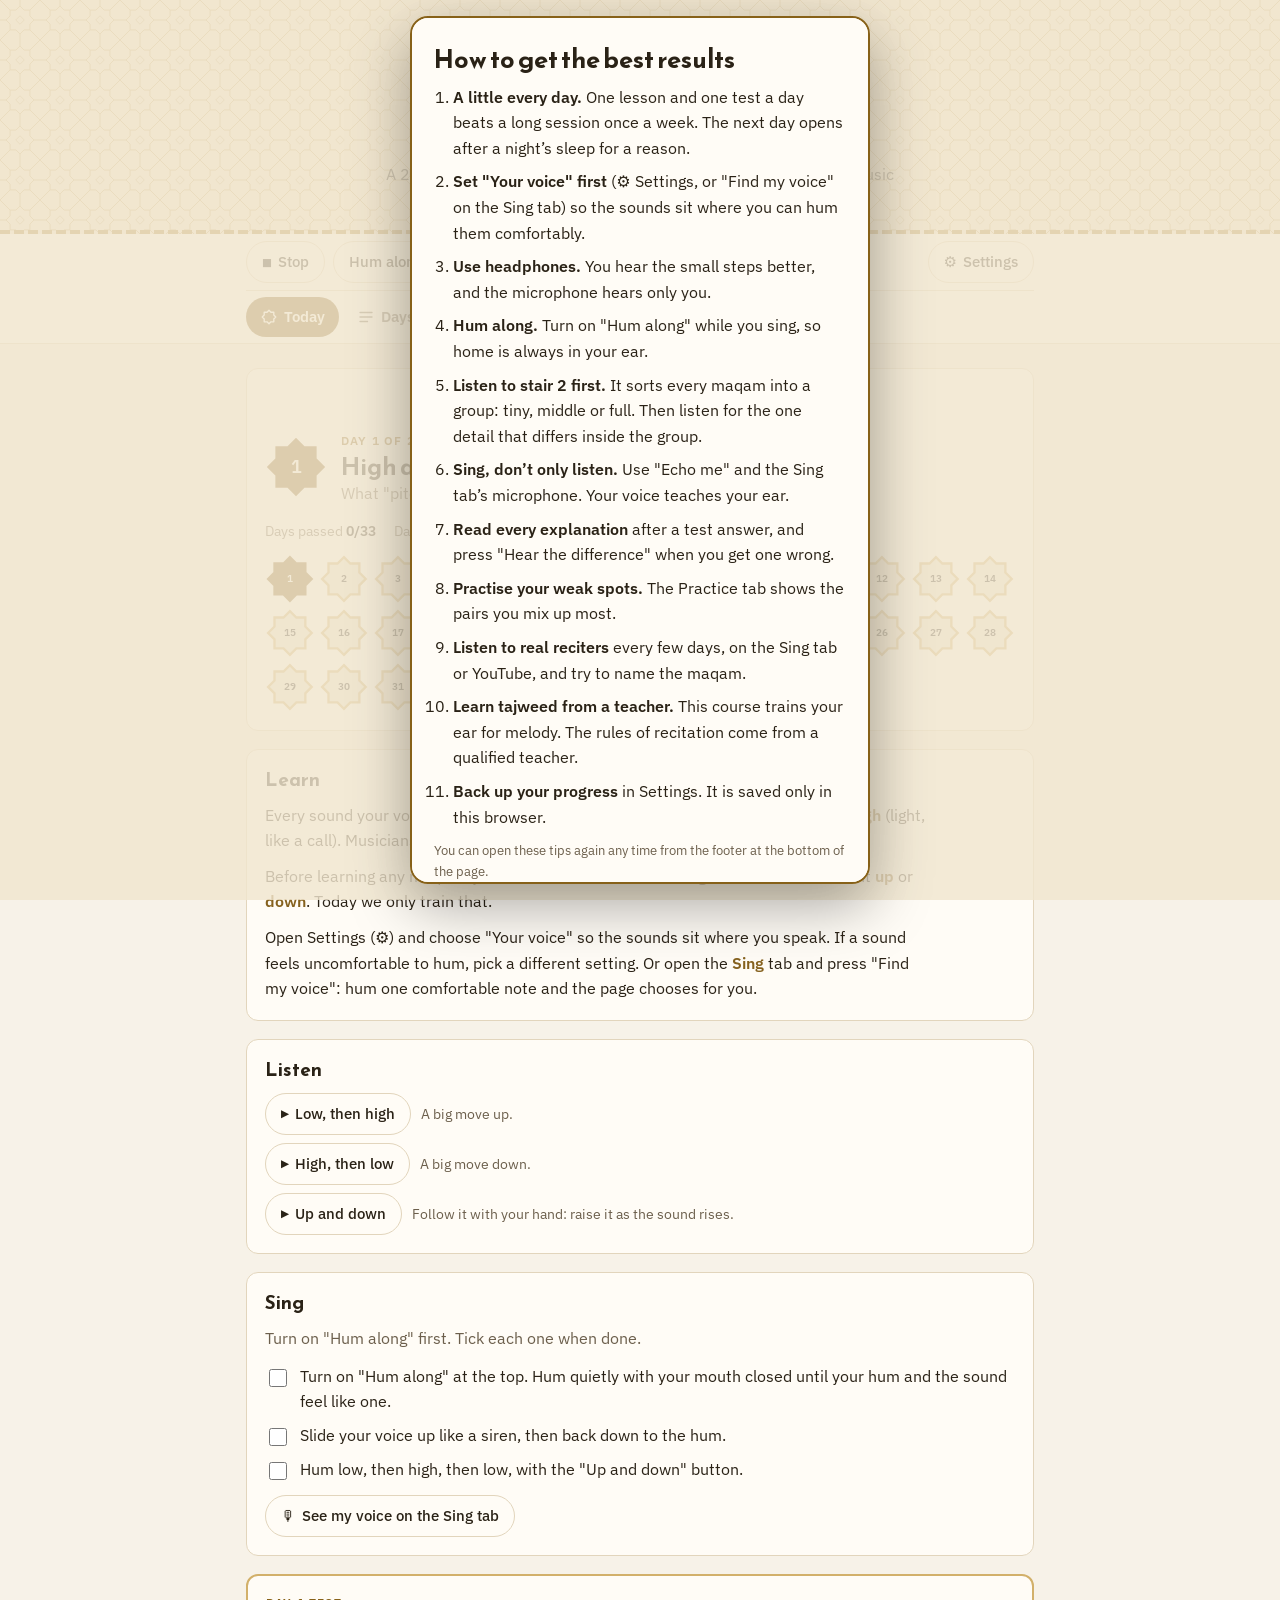
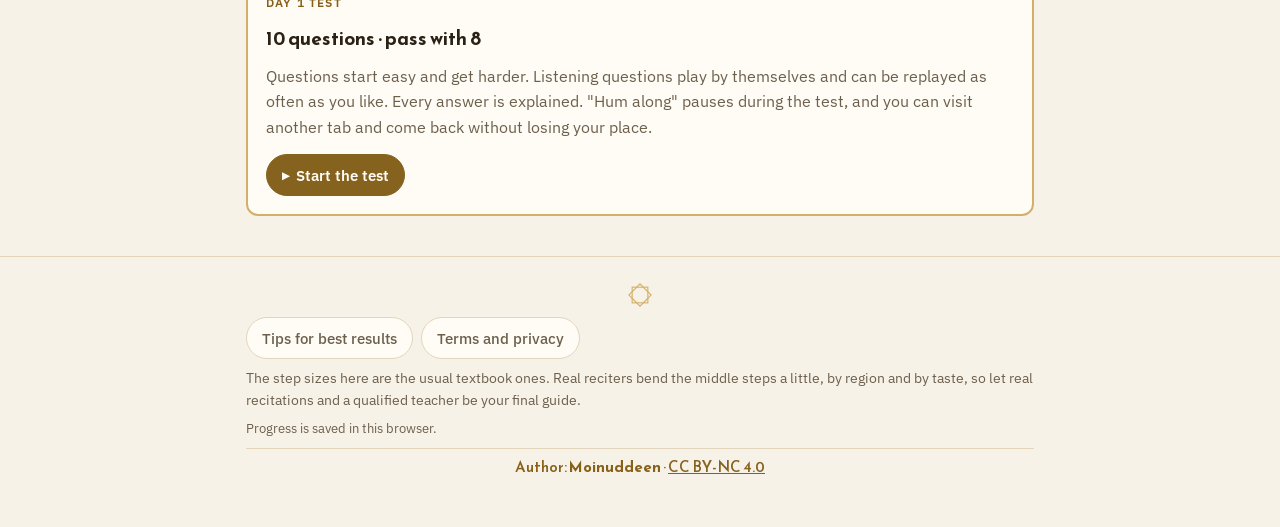
<file: index.html>
<!doctype html>
<html lang="en">
<head>
<meta charset="utf-8">
<meta name="viewport" content="width=device-width,initial-scale=1,viewport-fit=cover">
<style>:root{color-scheme:light;padding-top:env(safe-area-inset-top,0px);padding-bottom:env(safe-area-inset-bottom,0px)}body{margin:0;font:14px/1.5 system-ui,-apple-system,"Segoe UI",sans-serif}img{max-width:100%}[hidden]{display:none!important}</style>
<title>Hearing the Maqamat</title>
<meta name="claude:viewport-fit-sides" content="cover">
<meta name="theme-color" id="themecolor" content="#0a3b30">
<meta name="author" content="Moinuddeen">
<meta name="description" content="A gentle course in the maqamat of Quran recitation for complete beginners: daily lessons, listening tests and a pitch meter.">
<meta property="og:type" content="website">
<meta property="og:site_name" content="Hearing the Maqamat">
<meta property="og:title" content="Hearing the Maqamat · المقامات">
<meta property="og:description" content="A gentle course in the maqamat of Quran recitation for complete beginners: daily lessons, listening tests and a pitch meter.">
<meta property="og:url" content="https://furanite.github.io/maqaamaat-abyaat/">
<meta property="og:image" content="https://furanite.github.io/maqaamaat-abyaat/og-image.jpg">
<meta property="og:image:secure_url" content="https://furanite.github.io/maqaamaat-abyaat/og-image.jpg">
<meta property="og:image:type" content="image/jpeg">
<meta property="og:image:width" content="1200">
<meta property="og:image:height" content="630">
<meta property="og:image:alt" content="Hearing the Maqamat: eight coloured arches with the names of the maqamat in Arabic, on an emerald star pattern">
<meta name="twitter:card" content="summary_large_image">
<link rel="manifest" href="manifest.webmanifest">
<link rel="icon" type="image/png" sizes="32x32" href="[data-uri]">
<link rel="icon" type="image/svg+xml" href="data:image/svg+xml,%3Csvg%20xmlns%3D%22http%3A//www.w3.org/2000/svg%22%20viewBox%3D%220%200%2064%2064%22%3E%3Crect%20width%3D%2264%22%20height%3D%2264%22%20rx%3D%2214%22%20fill%3D%22%230b3a2f%22/%3E%3Cpolygon%20points%3D%2261.0%2C32.0%2052.5%2C40.5%2052.5%2C52.5%2040.5%2C52.5%2032.0%2C61.0%2023.5%2C52.5%2011.5%2C52.5%2011.5%2C40.5%203.0%2C32.0%2011.5%2C23.5%2011.5%2C11.5%2023.5%2C11.5%2032.0%2C3.0%2040.5%2C11.5%2052.5%2C11.5%2052.5%2C23.5%22%20fill%3D%22%23d8b45f%22/%3E%3Cpolygon%20points%3D%2252.5%2C32.0%2046.5%2C38.0%2046.5%2C46.5%2038.0%2C46.5%2032.0%2C52.5%2026.0%2C46.5%2017.5%2C46.5%2017.5%2C38.0%2011.5%2C32.0%2017.5%2C26.0%2017.5%2C17.5%2026.0%2C17.5%2032.0%2C11.5%2038.0%2C17.5%2046.5%2C17.5%2046.5%2C26.0%22%20fill%3D%22%230b3a2f%22/%3E%3Cpolygon%20points%3D%2244.9%2C37.4%2039.6%2C39.6%2037.4%2C44.9%2032.0%2C42.7%2026.6%2C44.9%2024.4%2C39.6%2019.1%2C37.4%2021.3%2C32.0%2019.1%2C26.6%2024.4%2C24.4%2026.6%2C19.1%2032.0%2C21.3%2037.4%2C19.1%2039.6%2C24.4%2044.9%2C26.6%2042.7%2C32.0%22%20fill%3D%22%23f3e6c4%22/%3E%3Ccircle%20cx%3D%2232%22%20cy%3D%2232%22%20r%3D%224.2%22%20fill%3D%22%23d8b45f%22/%3E%3C/svg%3E">
<link rel="apple-touch-icon" href="[data-uri]">
<link rel="stylesheet" href="fonts/fonts.css">
<style>
/* Layout: a tiled-star header band (zellige-style) over one reading column. Four views (Today, Course, Maqamat, Practice) switched by a tab row; the sticky sound bar carries voice, hum and stop. Palette: jade-white ground, emerald, gold leaf, lapis; each maqam keeps one jewel colour. */
:root{
  --bg:#f1f4f1; --surface:#ffffff; --sunk:#e5ece7; --ink:#0f251e; --muted:#4f665d; --line:#d0dcd4;
  --emerald:#0c5a46; --emerald-ink:#ffffff; --gold:#9a6f1c; --gold-soft:#c9a24a; --lapis:#25438f;
  --band:#0a3b30; --band-ink:#f3efe2; --band-line:#c9a24a;
  --good:#167045; --bad:#a3322a;
  --bayati:#a26d17; --hijaz:#a2352d; --rast:#2b4ea6; --saba:#693a96; --nahawand:#0f7c78; --kurd:#a23a66; --ajam:#8a5a00; --sikah:#3d6b2f;
  --f-display:"Reem Kufi","IBM Plex Sans Arabic",system-ui,sans-serif;
  --f-body:"IBM Plex Sans","IBM Plex Sans Arabic",system-ui,-apple-system,"Segoe UI",sans-serif;
  --f-ar:"Amiri","IBM Plex Sans Arabic",serif;
  --r:12px;
}
@media (prefers-color-scheme: dark){:root:not([data-theme="light"]){
  --bg:#07120e; --surface:#0f1f19; --sunk:#152a22; --ink:#e7efe9; --muted:#9bb0a6; --line:#223a30;
  --emerald:#3db08a; --emerald-ink:#04150f; --gold:#dcb65c; --gold-soft:#c9a24a; --lapis:#8aa3ef;
  --band:#05201a; --band-ink:#f3efe2; --band-line:#b8933e;
  --good:#5fcf8f; --bad:#f08276;
  --bayati:#e2b25b; --hijaz:#ee8c7e; --rast:#8ea6f0; --saba:#b99ae6; --nahawand:#5ccfc6; --kurd:#ec8fb4; --ajam:#f0c75e; --sikah:#9fd38a;
  color-scheme:dark}}
:root[data-theme="dark"]{
  --bg:#07120e; --surface:#0f1f19; --sunk:#152a22; --ink:#e7efe9; --muted:#9bb0a6; --line:#223a30;
  --emerald:#3db08a; --emerald-ink:#04150f; --gold:#dcb65c; --gold-soft:#c9a24a; --lapis:#8aa3ef;
  --band:#05201a; --band-ink:#f3efe2; --band-line:#b8933e;
  --good:#5fcf8f; --bad:#f08276;
  --bayati:#e2b25b; --hijaz:#ee8c7e; --rast:#8ea6f0; --saba:#b99ae6; --nahawand:#5ccfc6; --kurd:#ec8fb4; --ajam:#f0c75e; --sikah:#9fd38a;
  color-scheme:dark}

/* three skins chosen by the viewer; they override the system light/dark tokens above */
html:root[data-skin="milk"]{
  --bg:#f7f2e8; --surface:#fffcf6; --sunk:#efe6d4; --ink:#2a2216; --muted:#6c5f4c; --line:#e2d5bc;
  --emerald:#86621f; --emerald-ink:#fffcf6; --gold:#876118; --gold-soft:#d2b06a; --lapis:#3c5a8c;
  --band:#f1e6cf; --band-ink:#2a2216; --band-line:#ad8636; --band-text:#735310; --tile-op:.55;
  --good:#2d7347; --bad:#a43f2e;
  --bayati:#94650f; --hijaz:#9a392b; --rast:#33548f; --saba:#68448c; --nahawand:#26766b; --kurd:#973d60; --ajam:#8a5a00; --sikah:#456b2c;
  color-scheme:light}
html:root[data-skin="emerald"]{
  --bg:#f1f4f1; --surface:#ffffff; --sunk:#e5ece7; --ink:#0f251e; --muted:#4f665d; --line:#d0dcd4;
  --emerald:#0c5a46; --emerald-ink:#ffffff; --gold:#8c6414; --gold-soft:#c9a24a; --lapis:#25438f;
  --band:#0a3b30; --band-ink:#f3efe2; --band-line:#c9a24a; --tile-op:.38;
  --good:#167045; --bad:#a3322a;
  --bayati:#8f5f10; --hijaz:#a2352d; --rast:#2b4ea6; --saba:#693a96; --nahawand:#0f7c78; --kurd:#a23a66; --ajam:#8a5a00; --sikah:#3d6b2f;
  color-scheme:light}
html:root[data-skin="night"]{
  --bg:#0a0f1d; --surface:#111830; --sunk:#19223f; --ink:#efe9da; --muted:#a7acbf; --line:#263152;
  --emerald:#d9b45e; --emerald-ink:#171204; --gold:#e3c172; --gold-soft:#b89448; --lapis:#9db2f2;
  --band:#060a16; --band-ink:#efe9da; --band-line:#c9a24a; --tile-op:.32;
  --good:#6fd39a; --bad:#f2877a;
  --bayati:#e8bb66; --hijaz:#f19484; --rast:#9db2f2; --saba:#c1a5ee; --nahawand:#6dd6c9; --kurd:#f095bb; --ajam:#f3cd6a; --sikah:#a6dc8e;
  color-scheme:dark}
.skins{display:inline-flex;gap:6px;align-items:center}
.skin{width:34px;height:34px;border-radius:50%;border:2px solid var(--line);padding:0;background:linear-gradient(135deg,var(--a) 0 50%,var(--b) 50% 100%)}
.skin[aria-pressed="true"]{border-color:var(--emerald);box-shadow:0 0 0 2px var(--surface),0 0 0 4px var(--emerald)}

*{box-sizing:border-box}
[hidden]{display:none!important}
body{background:var(--bg);color:var(--ink);font-family:var(--f-body);font-size:16px;line-height:1.6}
body::before{content:"";position:fixed;inset:0 0 auto;height:env(safe-area-inset-top,0px);z-index:10;background:var(--surface)}
.wrap{max-width:820px;margin:0 auto;padding-left:max(16px,env(safe-area-inset-left,0px));padding-right:max(16px,env(safe-area-inset-right,0px))}
h1,h2,h3{font-family:var(--f-display);font-weight:700;text-wrap:balance;line-height:1.2;margin:0}
h2{font-size:1.6rem} h3{font-size:1.2rem}
p{margin:0}
a{color:var(--emerald)}
button{font:inherit;color:inherit;cursor:pointer}
button:focus-visible,select:focus-visible,input:focus-visible,a:focus-visible,[role="button"]:focus-visible{outline:2px solid var(--gold);outline-offset:2px}
.eyebrow{font-size:.74rem;letter-spacing:.1em;text-transform:uppercase;color:var(--gold);font-weight:600}
.muted{color:var(--muted)}
.ar{font-family:var(--f-ar)}

/* header band with star tiling */
.band{position:relative;background:var(--band);color:var(--band-ink);overflow:hidden}
.band svg.tile{position:absolute;inset:0;width:100%;height:100%;opacity:var(--tile-op,.38);color:var(--band-line)}
.band .wrap{position:relative;padding-block:26px 22px;display:grid;gap:6px;text-align:center;justify-items:center}
.basmala{font-family:var(--f-ar);font-size:1.35rem;color:var(--band-text,var(--band-line));line-height:1.6}
.band h1{font-size:clamp(1.9rem,6vw,2.7rem)}
.band h1 .ar{display:block;font-size:.62em;font-weight:700;color:var(--band-text,var(--band-line));line-height:1.4}
.band p{max-width:52ch;opacity:.88;font-size:.98rem}
.band::after{content:"";position:absolute;left:0;right:0;bottom:0;height:4px;background:repeating-linear-gradient(90deg,var(--band-line) 0 10px,transparent 10px 14px)}

/* sound bar: one compact sticky row (stop, hum, status, settings) plus the view tabs.
   On phones the tabs move to a bottom navigation bar so the sticky top stays short. */
.bar{position:sticky;top:env(safe-area-inset-top,0px);z-index:9;background:var(--surface);border-bottom:1px solid var(--line)}
.barrow{display:flex;align-items:center;gap:8px;padding-block:7px}
.status{flex:1;min-width:0;font-size:.88rem;font-weight:600;min-height:1.4em;white-space:nowrap;overflow:hidden;text-overflow:ellipsis;text-align:center}
.status[data-mode="sing"]{color:var(--good)}
.status[data-mode="listen"]{color:var(--emerald)}
.tabs{display:flex;gap:4px;border-top:1px solid var(--line);padding-block:6px}
.tabs a{text-decoration:none;color:var(--muted);font-weight:600;font-size:.92rem;padding:8px 14px;border-radius:999px;white-space:nowrap;display:inline-flex;align-items:center;gap:6px;min-height:40px}
.tabs a svg{width:18px;height:18px;flex:none;fill:none;stroke:currentColor;stroke-width:1.8;stroke-linecap:round;stroke-linejoin:round}
.tabs a[aria-current="page"]{background:var(--emerald);color:var(--emerald-ink)}
.settings{border-top:1px solid var(--line);background:var(--surface);max-height:calc(100vh - 140px);overflow:auto;box-shadow:0 10px 24px rgba(0,0,0,.12)}
.settings .wrap{display:grid;gap:14px;padding-block:14px 18px}
.settings h3{font-size:1rem}
.setgrid{display:grid;grid-template-columns:repeat(auto-fit,minmax(220px,1fr));gap:14px}
.field{display:grid;gap:6px;font-size:.88rem;color:var(--muted)}
.field select,.field textarea,.field input[type=text]{font:inherit;font-size:.95rem;padding:9px 10px;border-radius:10px;border:1px solid var(--line);background:var(--bg);color:var(--ink);min-height:42px;width:100%}
.field textarea{min-height:84px;font-family:ui-monospace,Menlo,monospace;font-size:.78rem}
.check{display:flex;gap:10px;align-items:flex-start;color:var(--ink);font-size:.93rem;cursor:pointer}
.check input{width:20px;height:20px;margin-top:2px;accent-color:var(--emerald);flex:none}
.wide-only{display:inline}
#bkcode{display:block;width:100%;min-height:72px;font:.78rem/1.4 ui-monospace,Menlo,monospace;padding:9px 10px;border-radius:10px;border:1px solid var(--line);background:var(--bg);color:var(--ink);resize:vertical}
@media (max-width:640px){
  .wide-only{display:none}
  .tabs{position:fixed;left:0;right:0;bottom:0;z-index:20;background:var(--surface);border-top:1px solid var(--line);padding:4px max(4px,env(safe-area-inset-left,0px)) calc(4px + env(safe-area-inset-bottom,0px));display:grid;grid-template-columns:repeat(5,minmax(0,1fr));gap:2px;box-shadow:0 -6px 18px rgba(0,0,0,.08)}
  .tabs a{flex-direction:column;gap:2px;font-size:.7rem;padding:6px 2px;border-radius:12px;min-height:52px;justify-content:center}
  .tabs a svg{width:22px;height:22px}
  body{padding-bottom:calc(68px + env(safe-area-inset-bottom,0px))}
  .settings{max-height:calc(100vh - 200px);max-height:calc(100dvh - 200px)}
  .band .wrap{padding-block:16px 14px}
  .band p{font-size:.88rem}
  .basmala{font-size:1.15rem}
}

.toggle,.btn{display:inline-flex;align-items:center;justify-content:center;gap:6px;border:1px solid var(--line);background:var(--surface);border-radius:999px;padding:8px 15px;font-size:.92rem;font-weight:500;min-height:42px}
.toggle[aria-pressed="true"]{background:var(--emerald);color:var(--emerald-ink);border-color:var(--emerald)}
.btn:hover{border-color:var(--gold)}
.btn.primary{background:var(--emerald);color:var(--emerald-ink);border-color:var(--emerald);font-weight:600}
.btn.gold{background:var(--gold);color:var(--surface);border-color:var(--gold);font-weight:600}
.btn.rec{border-color:var(--bad);color:var(--bad)}
.btn.rec[aria-pressed="true"]{background:var(--bad);color:var(--surface)}
.btn:disabled{opacity:.5;cursor:default}
.btn .ic{font-size:.72em}
.btn.small{min-height:36px;padding:5px 12px;font-size:.85rem}
.actions{display:flex;flex-wrap:wrap;gap:8px}

main{padding-block:24px 40px}
.view{display:grid;gap:18px}
.panel{background:var(--surface);border:1px solid var(--line);border-radius:var(--r);padding:18px;display:grid;gap:12px}
.panel > h3{display:flex;align-items:center;gap:10px}

/* star badge */
.star{position:relative;display:inline-grid;place-items:center;width:44px;height:44px;flex:none}
.star svg{position:absolute;inset:0;width:100%;height:100%}
.star svg polygon{fill:var(--sunk);stroke:var(--gold-soft);stroke-width:1.5}
.star.done svg polygon{fill:var(--gold);stroke:var(--gold)}
.star.now svg polygon{fill:var(--emerald);stroke:var(--emerald)}
.star span{position:relative;font-weight:700;font-size:.85rem;font-variant-numeric:tabular-nums}
.star.done span{color:var(--surface)} .star.now span{color:var(--emerald-ink)}

/* today header */
.dayhead{display:flex;gap:14px;align-items:center;flex-wrap:wrap}
.dayhead .star{width:62px;height:62px}
.dayhead .star span{font-size:1.15rem}
.dayhead h2{font-size:1.5rem}
.stats{display:flex;gap:18px;flex-wrap:wrap;font-size:.9rem;color:var(--muted)}
.stats b{color:var(--ink);font-variant-numeric:tabular-nums}
.strip{display:grid;grid-template-columns:repeat(14,minmax(0,1fr));gap:4px}
.strip .star{width:100%;height:auto;aspect-ratio:1;max-width:100%}
.strip .star span{font-size:.62rem}
@media (max-width:480px){.strip{grid-template-columns:repeat(7,minmax(0,1fr))}}

.learn{display:grid;gap:10px;max-width:66ch}
.learn p b{color:var(--emerald)}
.listen{display:grid;gap:8px}
.listen .row{display:flex;gap:10px;align-items:center;flex-wrap:wrap}
.listen .row .why{font-size:.88rem;color:var(--muted);flex:1 1 220px;min-width:0}
ol.sing{margin:0;padding:0;list-style:none;display:grid;gap:8px;counter-reset:s}
ol.sing li label{display:flex;gap:10px;align-items:flex-start;cursor:pointer}
ol.sing input{margin-top:5px;accent-color:var(--emerald);flex:none;width:18px;height:18px}
.words{display:flex;flex-wrap:wrap;gap:8px}
.word{border:1px solid var(--line);border-radius:8px;padding:6px 10px;font-size:.88rem;background:var(--bg)}
.word b{color:var(--gold)}

/* stairs */
.stairs{width:100%;max-width:520px}
.stairs svg{width:100%;height:auto;display:block;overflow:visible}
.stairs .tread{fill:var(--sunk);stroke:var(--line)}
.stairs .tread.fp{fill:color-mix(in srgb,var(--mc) 22%,var(--surface));stroke:var(--mc)}
.stairs .tread.hit{fill:var(--mc)}
.stairs g.st{cursor:pointer}
.stairs text{font-family:var(--f-body);fill:var(--ink);font-size:11px;pointer-events:none}
.stairs .tread{transition:fill .2s ease}
.stairs text.num{font-weight:700;font-size:12px}
.stairs text.sz{fill:var(--muted);font-size:10.5px}
.stairs text.sz.mid{fill:var(--gold);font-weight:700}
.stairs text.sz.jmp{fill:var(--hijaz);font-weight:700}
.stairs text.home{fill:var(--emerald);font-weight:700;font-size:10px}
.legend{font-size:.82rem;color:var(--muted)}
.legend b.mid{color:var(--gold)} .legend b.jmp{color:var(--hijaz)}

/* test */
.test{border:2px solid var(--gold-soft);background:var(--surface);border-radius:var(--r);padding:18px;display:grid;gap:14px}
.test .qn{font-size:.82rem;color:var(--muted);font-variant-numeric:tabular-nums;display:flex;justify-content:space-between;align-items:center;flex-wrap:wrap;gap:6px 12px}
.test .qn .quit{margin-left:auto;border:0;background:none;color:var(--muted);text-decoration:underline;font-size:.82rem;padding:6px 2px;min-height:32px}
.progress{height:6px;background:var(--sunk);border-radius:99px;overflow:hidden}
.progress i{display:block;height:100%;background:var(--gold);transition:width .2s}
.test .prompt{font-family:var(--f-display);font-size:1.25rem;line-height:1.35}
.opts{display:grid;grid-template-columns:repeat(auto-fit,minmax(140px,1fr));gap:8px}
.opt{border:2px solid var(--line);background:var(--bg);border-radius:10px;padding:12px 10px;font-weight:600;text-align:center;display:grid;gap:2px}
.opt .ar{font-size:1.35rem;color:var(--mc,var(--ink));line-height:1.25;font-weight:700}
.opt:hover:not(:disabled){border-color:var(--gold)}
.opt:disabled{cursor:default;opacity:.55}
.opt.right{border-color:var(--good);opacity:1;background:color-mix(in srgb,var(--good) 10%,var(--bg))}
.opt.wrong{border-color:var(--bad);opacity:1}
.fb{font-size:.95rem;display:grid;gap:8px}
.fb strong.ok{color:var(--good)} .fb strong.no{color:var(--bad)}
.result{display:grid;gap:10px;text-align:center;justify-items:center}
.result .big{font-family:var(--f-display);font-size:2.4rem;font-variant-numeric:tabular-nums}
.result ul{text-align:left;margin:0;padding-left:1.2em;max-width:56ch}

/* course map */
.stage{display:grid;gap:8px}
.stage h3{color:var(--emerald)}
.lessons{display:grid;gap:6px}
.lrow{display:flex;gap:12px;align-items:center;border:1px solid var(--line);background:var(--surface);border-radius:10px;padding:8px 12px;text-align:left;width:100%}
.lrow .star{width:38px;height:38px}
.lrow .t{font-weight:600;min-width:0}
.lrow .s{font-size:.85rem;color:var(--muted)}
.lrow .sc{margin-left:auto;font-size:.82rem;color:var(--muted);font-variant-numeric:tabular-nums;white-space:nowrap}
.lrow[aria-disabled="true"]{opacity:.55;cursor:default}

/* maqam cards */
.mcard{background:var(--surface);border:1px solid var(--line);border-radius:var(--r);padding:18px;display:grid;gap:12px;border-top:4px solid var(--mc)}
.mhead{display:flex;gap:14px;align-items:center}
.niche{width:64px;height:76px;flex:none;background:var(--mc);clip-path:path('M0 76V34C0 16 14 6 32 0C50 6 64 16 64 34V76Z');display:grid;place-items:end center;padding-bottom:10px}
.niche span{font-family:var(--f-ar);font-weight:700;font-size:1.45rem;color:var(--surface);line-height:1}
.mhead .feel{color:var(--muted);font-size:.93rem}
dl.facts{display:grid;grid-template-columns:max-content minmax(0,1fr);gap:6px 14px;margin:0;font-size:.93rem}
dl.facts dt{font-weight:600;color:var(--mc)}
dl.facts dd{margin:0}
@media (max-width:520px){dl.facts{grid-template-columns:1fr}dl.facts dd{margin-bottom:6px}}

/* practice */
.seg{display:flex;flex-wrap:wrap;gap:6px}
.seg button{border:1px solid var(--line);border-radius:999px;background:var(--surface);padding:8px 14px;font-size:.9rem;min-height:42px}
.seg button[aria-pressed="true"]{background:var(--emerald);color:var(--emerald-ink);border-color:var(--emerald)}

/* sing view: live pitch meter */
.meter{position:relative;border:1px solid var(--line);border-radius:10px;background:var(--bg);overflow:hidden}
.meter canvas{display:block;width:100%;height:300px}
.tuner{display:flex;align-items:center;gap:10px;padding:8px 14px 12px;font-size:.72rem;color:var(--muted);text-transform:uppercase;letter-spacing:.08em}
.tuner .track{position:relative;flex:1;height:10px;border-radius:99px;background:linear-gradient(90deg,color-mix(in srgb,var(--gold) 35%,transparent),var(--sunk) 35%,var(--sunk) 65%,color-mix(in srgb,var(--gold) 35%,transparent))}
.tuner .zone{position:absolute;left:30%;width:40%;top:0;bottom:0;border-radius:99px;background:color-mix(in srgb,var(--good) 30%,transparent)}
.tuner .needle{position:absolute;left:calc(50% - 9px);top:-5px;width:18px;height:20px;border-radius:99px;background:var(--gold);box-shadow:0 0 0 3px var(--surface),0 2px 10px rgba(0,0,0,.25);transition:left .16s cubic-bezier(.2,.8,.3,1),background .3s,opacity .3s}
.tuner .needle[data-on="ok"]{background:var(--good);box-shadow:0 0 0 3px var(--surface),0 0 14px color-mix(in srgb,var(--good) 70%,transparent)}
.tuner .needle[data-on="idle"]{opacity:.35}
@media (prefers-reduced-motion: reduce){.tuner .needle{transition:none}}
.readout{display:flex;flex-wrap:wrap;gap:6px 14px;align-items:baseline;min-height:2.6em}
.readout .big{font-family:var(--f-display);font-size:1.4rem}
.readout .ok{color:var(--good)} .readout .off{color:var(--gold)} .readout .warn{color:var(--bad)}
.chips{display:flex;flex-wrap:wrap;gap:6px}
.chip{border:2px solid var(--line);background:var(--bg);border-radius:999px;padding:6px 12px;font-weight:600;font-size:.88rem;min-height:40px;display:inline-flex;align-items:center;gap:6px}
.chip .ar{color:var(--mc);font-size:1.05rem}
.chip[aria-pressed="true"]{border-color:var(--mc);background:color-mix(in srgb,var(--mc) 14%,var(--bg))}
.guide-res{display:grid;gap:6px}
.dots{display:flex;gap:6px;flex-wrap:wrap}
.dot{width:30px;height:30px;border-radius:50%;display:grid;place-items:center;font-size:.8rem;font-weight:700;background:var(--sunk);color:var(--muted)}
.dot.ok{background:var(--good);color:var(--surface)} .dot.miss{background:var(--bad);color:var(--surface)} .dot.now{outline:2px solid var(--gold)}
/* ayat */
.ayah{display:grid;gap:6px;border:1px solid var(--line);border-radius:10px;padding:12px 14px;background:var(--bg)}
.ayah .words{direction:rtl;display:flex;flex-wrap:wrap;gap:4px 10px;font-family:var(--f-ar);font-size:1.7rem;line-height:1.9}
.ayah .w{border-radius:8px;padding:0 4px;transition:background .15s,color .15s}
.ayah .w.on{background:var(--gold);color:var(--surface)}
.ayah .tr{font-size:.85rem;color:var(--muted);font-style:italic}
.ayah .num{font-family:var(--f-ar);color:var(--gold)}
/* clips */
.cliplist{display:grid;gap:8px}
.clip{display:flex;flex-wrap:wrap;gap:8px 12px;align-items:center;border:1px solid var(--line);border-radius:10px;padding:10px 12px;background:var(--bg)}
.clip .meta{flex:1 1 200px;min-width:0}
.clip .meta b{display:block}
.clip .meta small{color:var(--muted);display:block;font-size:.8rem}
.clip audio{width:100%;max-width:420px;height:40px}
.tag{display:inline-block;font-size:.72rem;font-weight:700;letter-spacing:.04em;text-transform:uppercase;padding:2px 8px;border-radius:999px;background:color-mix(in srgb,var(--mc,var(--gold)) 16%,var(--surface));color:var(--mc,var(--gold))}
/* mihrab arch over the day header */
.archtop{display:block;width:100%;max-width:460px;height:46px;margin:-6px auto -4px;color:var(--gold-soft)}
.archtop path{fill:none;stroke:currentColor;stroke-width:1.6;vector-effect:non-scaling-stroke}
.panel.mihrab{padding-top:10px}
.rosette{display:flex;justify-content:center;color:var(--gold-soft)}
.rosette svg{width:28px;height:28px}
/* star that was just earned */
@keyframes pop{0%{transform:scale(.5) rotate(-45deg)}60%{transform:scale(1.25) rotate(8deg)}100%{transform:scale(1) rotate(0)}}
.star.fresh{animation:pop .9s cubic-bezier(.2,.8,.3,1.2) both}
/* stage celebration */
.celebrate{position:fixed;inset:0;z-index:50;display:grid;place-items:center;background:color-mix(in srgb,var(--band) 82%,transparent);padding:16px}
.celebrate .card{position:relative;background:var(--surface);border:2px solid var(--gold);border-radius:18px;padding:26px 22px;max-width:400px;width:100%;text-align:center;display:grid;gap:10px;justify-items:center;box-shadow:0 20px 60px rgba(0,0,0,.35)}
.celebrate .big8{width:120px;height:120px;color:var(--gold)}
@keyframes spin{to{transform:rotate(360deg)}}
.celebrate .big8 svg{width:100%;height:100%;animation:spin 18s linear infinite}
.celebrate .ar{font-size:1.8rem;color:var(--gold)}
.sparks{position:absolute;inset:0;pointer-events:none;overflow:hidden;border-radius:18px}
@keyframes fall{0%{transform:translateY(-20px) rotate(0);opacity:0}15%{opacity:1}100%{transform:translateY(460px) rotate(300deg);opacity:0}}
.sparks i{position:absolute;top:0;width:10px;height:10px;background:var(--gold);clip-path:polygon(50% 0,61% 39%,100% 50%,61% 61%,50% 100%,39% 61%,0 50%,39% 39%);animation:fall 2.6s ease-in forwards}
@media (prefers-reduced-motion: reduce){.star.fresh,.celebrate .big8 svg,.sparks i{animation:none}.sparks{display:none}.ayah .w{transition:none}}
.sr-only{position:absolute;width:1px;height:1px;overflow:hidden;clip:rect(0 0 0 0);white-space:nowrap}
.saved{font-size:.8rem;color:var(--muted)}
footer{padding-block:24px 48px;border-top:1px solid var(--line);color:var(--muted);font-size:.86rem}
footer .wrap{display:grid;gap:8px}
footer .author{font-family:var(--f-display);color:var(--gold);font-size:.95rem;text-align:center;padding-top:6px;border-top:1px solid var(--line)}
@media (prefers-reduced-motion: reduce){.progress i{transition:none}}
/* motion: views and questions ease in, buttons answer the finger, answers pulse or shake */
@keyframes rise{from{opacity:0;transform:translateY(12px)}to{opacity:1;transform:none}}
@keyframes fadein{from{opacity:0}to{opacity:1}}
@keyframes pulse{0%{transform:scale(1)}45%{transform:scale(1.05)}100%{transform:scale(1)}}
@keyframes shake{0%,100%{transform:translateX(0)}20%{transform:translateX(-6px)}50%{transform:translateX(5px)}80%{transform:translateX(-3px)}}
.view.enter>*{animation:rise .5s cubic-bezier(.2,.8,.3,1) both}
.view.enter>*:nth-child(2){animation-delay:.06s}.view.enter>*:nth-child(3){animation-delay:.12s}.view.enter>*:nth-child(4){animation-delay:.18s}.view.enter>*:nth-child(n+5){animation-delay:.24s}
.test>*{animation:rise .38s cubic-bezier(.2,.8,.3,1) both}
.test>*:nth-child(n+3){animation-delay:.05s}.test>*:nth-child(n+5){animation-delay:.1s}
.fb>*{animation:rise .3s ease both}
.btn,.toggle,.opt,.chip,.seg button,.lrow,.tabs a,.skin{transition:transform .14s ease,background-color .22s ease,border-color .22s ease,color .22s ease,box-shadow .22s ease,opacity .22s ease}
.btn:active:not(:disabled),.toggle:active,.opt:active:not(:disabled),.chip:active,.seg button:active,.lrow:active:not([aria-disabled]),.skin:active{transform:scale(.96)}
.opt.right{animation:pulse .5s ease}
.opt.wrong{animation:shake .4s ease}
.celebrate{animation:fadein .25s ease both}
.celebrate .card{animation:rise .4s cubic-bezier(.2,.8,.3,1) both}
.settings:not([hidden]){animation:fadein .2s ease both}
.status{transition:color .2s ease}
@media (prefers-reduced-motion: reduce){.view.enter>*,.test>*,.fb>*,.opt.right,.opt.wrong,.celebrate,.celebrate .card,.settings:not([hidden]){animation:none}
  .btn,.toggle,.opt,.chip,.seg button,.lrow,.tabs a,.skin,.stairs .tread,.status{transition:none}.btn:active:not(:disabled),.toggle:active,.opt:active:not(:disabled),.chip:active,.seg button:active,.lrow:active:not([aria-disabled]),.skin:active{transform:none}}
/* sing: chart of a recorded take, drill choices, best score */
.takechart{border:1px solid var(--line);border-radius:10px;background:var(--bg);overflow:hidden}
.takechart canvas{display:block;width:100%;height:220px}
.takesum{font-size:.93rem}
.chip .best{font-size:.72rem;color:var(--good);font-weight:700}
.nudge{border-color:var(--gold-soft)}
#testbox,.test{scroll-margin-top:128px}
a.btn{text-decoration:none}
</style>
</head>
<body>


<header class="band">
  <svg class="tile" aria-hidden="true"><defs><pattern id="khatam" width="40" height="40" patternUnits="userSpaceOnUse">
    <polygon points="34,20 29.9,24.1 29.9,29.9 24.1,29.9 20,34 15.9,29.9 10.1,29.9 10.1,24.1 6,20 10.1,15.9 10.1,10.1 15.9,10.1 20,6 24.1,10.1 29.9,10.1 29.9,15.9" fill="none" stroke="currentColor" stroke-width="1"/>
    <path d="M34 20H40M0 20H6M20 34V40M20 0V6M29.9 29.9L40 40M10.1 10.1L0 0M29.9 10.1L40 0M10.1 29.9L0 40" stroke="currentColor" stroke-width="1" fill="none"/>
    <rect x="17" y="17" width="6" height="6" transform="rotate(45 20 20)" fill="none" stroke="currentColor" stroke-width=".8"/>
  </pattern></defs><rect width="100%" height="100%" fill="url(#khatam)"/></svg>
  <div class="wrap">
    <div class="basmala" lang="ar" dir="rtl">بِسْمِ ٱللَّٰهِ ٱلرَّحْمَٰنِ ٱلرَّحِيمِ</div>
    <h1><span class="ar" lang="ar" dir="rtl">المقامات</span>Hearing the Maqamat</h1>
    <p>A 28-day course for complete beginners, plus a bonus stage. No music reading needed. One short lesson and one test each day.</p>
  </div>
</header>

<div class="bar" role="region" aria-label="Sound controls">
  <div class="wrap">
    <div class="barrow">
      <button class="btn" id="stop" title="Stop all sound (Esc)" aria-label="Stop all sound"><span class="ic" aria-hidden="true">■</span><span class="wide-only">Stop</span></button>
      <button class="toggle" id="drone" aria-pressed="false" title="A steady home sound to sing against">Hum along</button>
      <div class="status" id="status" aria-live="polite"></div>
      <button class="btn" id="setbtn" aria-expanded="false" aria-controls="settings"><span aria-hidden="true">⚙</span><span class="wide-only">Settings</span><span class="sr-only">Settings</span></button>
    </div>
    <nav class="tabs" aria-label="Views">
      <a href="#today"><svg viewBox="0 0 24 24" aria-hidden="true"><path d="M12 3l2.6 2.6H18.4V9.4L21 12l-2.6 2.6v3.8h-3.8L12 21l-2.6-2.6H5.6v-3.8L3 12l2.6-2.6V5.6h3.8z"/></svg><span>Today</span></a><a href="#course"><svg viewBox="0 0 24 24" aria-hidden="true"><path d="M4 6h16M4 12h16M4 18h10"/></svg><span>Days</span></a><a href="#sing"><svg viewBox="0 0 24 24" aria-hidden="true"><rect x="9" y="3" width="6" height="11" rx="3"/><path d="M5 11a7 7 0 0 0 14 0M12 18v3"/></svg><span>Sing</span></a><a href="#maqamat"><svg viewBox="0 0 24 24" aria-hidden="true"><path d="M5 21V10a7 7 0 0 1 14 0v11M9 21v-6a3 3 0 0 1 6 0v6"/></svg><span>Maqamat</span></a><a href="#practice"><svg viewBox="0 0 24 24" aria-hidden="true"><circle cx="12" cy="12" r="8"/><circle cx="12" cy="12" r="3.5"/></svg><span>Practice</span></a>
    </nav>
  </div>
  <div class="settings" id="settings" hidden>
    <div class="wrap">
      <div class="setgrid">
        <label class="field" for="tonic">Your voice (where home sits)
          <select id="tonic">
            <option value="110">Very deep</option>
            <option value="130.81">Deep</option>
            <option value="155.56">Low</option>
            <option value="185" selected>Medium</option>
            <option value="233.08">Higher</option>
            <option value="277.18">High</option>
          </select>
        </label>
        <label class="field" for="timbre">Sound
          <select id="timbre"><option value="voice" selected>Singing voice</option><option value="inst">Instrument</option></select>
        </label>
        <div class="field">Colour theme
          <div class="skins" role="group" aria-label="Colour theme">
            <button class="skin" data-skin="milk" title="Milk and gold" aria-label="Milk and gold theme" style="--a:#fbf6ec;--b:#c9a24a"></button>
            <button class="skin" data-skin="emerald" title="Emerald" aria-label="Emerald theme" style="--a:#0c5a46;--b:#c9a24a"></button>
            <button class="skin" data-skin="night" title="Night" aria-label="Night theme" style="--a:#0a0f1d;--b:#d9b45e"></button>
          </div>
        </div>
      </div>
      <label class="check"><input type="checkbox" id="useref"><span>Use my own reference recordings (for example from a teacher) in place of the computer voice, where I have them. Add them on the Sing tab.</span></label>
      <div id="backup"></div>
      <div id="install"></div>
      <div class="actions"><button class="btn primary" id="setdone">Done</button></div>
    </div>
  </div>
</div>

<main class="wrap">
  <div class="view" id="v-today"></div>
  <div class="view" id="v-course" hidden></div>
  <div class="view" id="v-sing" hidden></div>
  <div class="view" id="v-maqamat" hidden></div>
  <div class="view" id="v-practice" hidden></div>
</main>

<footer>
  <div class="wrap">
    <div class="rosette" aria-hidden="true"><svg viewBox="0 0 100 100"><g fill="none" stroke="currentColor" stroke-width="4"><rect x="22" y="22" width="56" height="56"/><rect x="22" y="22" width="56" height="56" transform="rotate(45 50 50)"/></g></svg></div>
    <div class="actions"><button class="btn" id="tipsbtn">Tips for best results</button><button class="btn" id="termsbtn">Terms and privacy</button></div>
    <p>The step sizes here are the usual textbook ones. Real reciters bend the middle steps a little, by region and by taste, so let real recitations and a qualified teacher be your final guide.</p>
    <p class="saved" id="saved">Progress is saved in this browser.</p>
    <p class="author">Author: <b>Moinuddeen</b> · <a href="https://creativecommons.org/licenses/by-nc/4.0/" target="_blank" rel="noopener noreferrer license">CC BY-NC 4.0</a></p>
  </div>
</footer>

<script>
/* =================== DATA =================== */
const M={
 bayati:{ar:'بياتي',name:'Bayati',steps:[0,150,300,500,700,800,1000,1200],colour:1,
  feel:'Calm, warm, earnest',
  where:'The most common maqam in Quran recitation. Many reciters begin and end a recitation in Bayati, and return to it between other maqamat.',
  hear:'Stair 2 is a middle step: not tiny, not full. The opening sounds neither happy nor sad, just sincere.',
  move:'Reciters start on the home sound, rise slowly to stair 3 or 4, and settle back home at the end of each ayah.',
  mistake:'Singing stair 2 too high, which turns it into Rast or a plain Western scale. Aim lower than feels natural.',
  phrase:[[0,1],[1,1],[2,1],[3,1.5],[2,.75],[1,1.5],[2,.75],[1,.75],[0,2]]},
 hijaz:{ar:'حجاز',name:'Hijaz',steps:[0,100,400,500,700,800,1000,1200],colour:2,
  feel:'Longing, distant, full of awe',
  where:'Many adhans are in Hijaz. Reciters move into it for verses of longing, awe or warning.',
  hear:'A tiny step, then a big jump between stairs 2 and 3. That stretched gap is the sound people call "Middle Eastern".',
  move:'Reciters lean on stair 2 and then stretch up to stair 3, often bending between them before falling home.',
  mistake:'Making the jump too small, which turns it into Kurd. Open your mouth and really stretch it.',
  phrase:[[0,1],[1,1.5],[2,1.5],[3,1],[2,1],[1,1.5],[2,.75],[1,.75],[0,2]]},
 rast:{ar:'راست',name:'Rast',steps:[0,200,350,500,700,900,1050,1200],colour:2,
  feel:'Proud, stable, majestic',
  where:'Called "the father of the maqamat". Used for stately, confident passages and many celebratory songs.',
  hear:'Stair 2 is a full step, so it sounds bright and confident. Then stair 3 is a middle step, which keeps it from sounding Western.',
  move:'Reciters often climb to stair 5 and come back down with weight on stair 3 and 1.',
  mistake:'Singing stair 3 too high and bright. It should feel slightly "held back".',
  phrase:[[0,1],[1,1],[2,1.5],[3,1],[4,2],[3,1],[2,1.5],[1,1],[0,2]]},
 saba:{ar:'صبا',name:'Saba',steps:[0,150,300,400,700,800,1000,1100],colour:3,
  feel:'Sorrowful, heavy, tearful',
  where:'Used for verses about hardship, death and the Hereafter. Listeners often find it the most moving.',
  hear:'It starts exactly like Bayati, but stair 4 sinks instead of rising. The melody feels as if it cannot climb.',
  move:'Reciters circle stairs 2, 3 and 4 with a pleading feel, and rarely go far above.',
  mistake:'Singing stair 4 at Bayati height. Let it droop, as if sighing.',
  phrase:[[0,1],[1,1],[2,1],[3,2],[2,1],[1,1],[2,.75],[1,.75],[0,2]]},
 nahawand:{ar:'نهاوند',name:'Nahawand',steps:[0,200,300,500,700,800,1100,1200],colour:2,
  feel:'Tender, gentle sadness',
  where:'Used for soft, emotional passages. It is the closest maqam to the "sad" scale heard in Western music.',
  hear:'Stair 2 is a full step like Rast, but stair 3 is lower and clearly sad.',
  move:'Reciters rise smoothly to stair 5 and fall gently back home.',
  mistake:'Mixing it up with Rast. Only stair 3 is different: in Nahawand it is clearly sad.',
  phrase:[[0,1],[1,1],[2,1.5],[3,1],[4,2],[3,1],[2,1],[1,1],[0,2]]},
 kurd:{ar:'كرد',name:'Kurd',steps:[0,100,300,500,700,800,1000,1200],colour:1,
  feel:'Plain, earthy, reflective',
  where:'Used for calm, reflective passages, often as a short visit from Bayati.',
  hear:'A tiny step like Hijaz, but then an ordinary full step. No big jump.',
  move:'Reciters use it simply, with small movements around the home sound.',
  mistake:'Adding a jump and turning it into Hijaz.',
  phrase:[[0,1],[1,1.5],[2,1],[3,1],[2,1],[1,1.5],[0,2]]},
 ajam:{ar:'عجم',name:'Ajam',steps:[0,200,400,500,700,900,1100,1200],colour:2,
  feel:'Bright, joyful, clear',
  where:'Often used for verses of glad tidings, gratitude and Paradise. It is the closest maqam to the Western "happy" scale.',
  hear:'Two full steps in a row, so stair 3 is the highest of the three maqamat that start with a full step. It sounds open and bright.',
  move:'Reciters rise confidently to stair 5, sometimes higher, with clear and steady notes.',
  mistake:'Singing stair 3 lower and turning it into Rast. In Ajam stair 3 is clearly bright.',
  phrase:[[0,1],[1,1],[2,1.5],[3,1],[4,2],[3,1],[2,1.5],[1,1],[0,2]]},
 sikah:{ar:'سيكاه',name:'Sikah',steps:[0,150,350,550,700,850,1050,1200],colour:1,
  feel:'Pure, spiritual, a little floating',
  where:'Often used for reflective passages and stories. Its home sound sits between ordinary notes, which gives it a hovering feel.',
  hear:'A middle step like Bayati, but then a full step, so stair 3 is brighter than in Bayati. The voice keeps coming back to rest on home.',
  move:'Reciters hover on home and stair 2, lean on stair 3, and fall back home with a gentle turn.',
  mistake:'Treating it as Bayati. After the middle step, Sikah climbs a full step, not another middle step.',
  phrase:[[0,1.5],[1,1],[2,1.5],[1,.75],[0,1],[1,.75],[2,1],[3,1.5],[2,1],[1,1],[0,2]]}
};
const CORE=28,LAST=33;
const ORDER=['bayati','hijaz','rast','saba','nahawand','kurd'];
const ALL=[...ORDER,'ajam','sikah'];
const SHIFTS=[-400,-300,-200,-100,100,200,300];
const B=['bayati','hijaz'],B3=['bayati','hijaz','rast'],B4=['bayati','hijaz','rast','saba'],B5=[...B4,'nahawand'];

const STAGES=[
 {name:'Stage 1 · Training your ear',days:[1,2,3,4,5]},
 {name:'Stage 2 · Bayati, the home maqam',days:[6,7,8,9,10]},
 {name:'Stage 3 · Hijaz, the big jump',days:[11,12,13,14,15]},
 {name:'Stage 4 · Rast, the proud one',days:[16,17,18,19]},
 {name:'Stage 5 · Saba, the sorrowful one',days:[20,21,22,23]},
 {name:'Stage 6 · Nahawand, Kurd and the final test',days:[24,25,26,27,28]},
 {name:'Bonus stage · Ajam and Sikah',days:[29,30,31,32,33]}
];
/* listen item kinds: {label, why, seq:[[cents,beats,label?]]} or {label,why,m:'finger'|'phrase'|'scale', k} */
const DAYS={
1:{t:'High and low',s:'What "pitch" means',
 learn:['Every sound your voice makes is somewhere between <b>low</b> (deep, like a sigh) and <b>high</b> (light, like a call). Musicians call this <b>pitch</b>. That is all a "note" is: one pitch held steady.',
 'Before learning any maqam, your ear needs one skill: hearing whether a sound went <b>up</b> or <b>down</b>. Today we only train that.',
 'Open Settings (⚙) and choose "Your voice" so the sounds sit where you speak. If a sound feels uncomfortable to hum, pick a different setting. Or open the <b>Sing</b> tab and press "Find my voice": hum one comfortable note and the page chooses for you.'],
 listen:[{label:'Low, then high',why:'A big move up.',seq:[[-500,1.6,'Low'],[400,1.6,'High']]},{label:'High, then low',why:'A big move down.',seq:[[400,1.6,'High'],[-500,1.6,'Low']]},{label:'Up and down',why:'Follow it with your hand: raise it as the sound rises.',seq:[[0,1],[300,1],[700,1],[300,1],[0,1.6]]}],
 sing:['Turn on "Hum along" at the top. Hum quietly with your mouth closed until your hum and the sound feel like one.','Slide your voice up like a siren, then back down to the hum.','Hum low, then high, then low, with the "Up and down" button.'],
 test:[['hl',{min:300,max:700},10]]},
2:{t:'The home sound',s:'Where recitation rests',
 learn:['Every recitation has a <b>home sound</b>. It is the pitch the reciter keeps coming back to, especially at the end of each ayah. When the voice lands there, it feels finished, like a full stop.',
 'The "Hum along" sound at the top is the home sound. Keep it on today. Everything a maqam does is measured from home.',
 'Today’s test also asks whether a short tune ended at home. Listen for that "settled" feeling.'],
 listen:[{label:'Ends at home',why:'Notice how complete it feels.',seq:[[0,1],[150,1],[300,1],[150,1],[0,2,'Home']]},{label:'Ends away from home',why:'It feels unfinished, as if waiting.',seq:[[0,1],[150,1],[300,1],[500,2,'Not home']]}],
 sing:['Hum together with the background hum for one minute. This is your home.','Hum a little higher, then come back to home. Feel the relief when you land.','Recite "Alhamdulillah" on one steady pitch: the home sound.'],
 test:[['hl',{min:200,max:400},5],['home',{},5]]},
3:{t:'Same or different',s:'Hearing small changes',
 learn:['Maqamat differ by small amounts. So today we train your ear to notice when two sounds are <b>almost the same</b> but not quite.',
 'If you are unsure, hum the first sound in your head, then compare. It gets easier every day.'],
 listen:[{label:'Same',why:'Two identical sounds.',seq:[[0,1.4],[0,1.4]]},{label:'Slightly different',why:'The second is a tiny bit higher.',seq:[[0,1.4],[100,1.4]]},{label:'Clearly different',why:'A bigger move up.',seq:[[0,1.4],[300,1.4]]}],
 sing:['Hum home, then hum a tiny bit higher. Go back and forth five times.','Record yourself on the Sing tab ("Record my take") and listen back. Did you move or stay?'],
 test:[['sd',{diffs:[100,200,300]},5],['hl',{min:100,max:250},5]]},
4:{t:'Tiny step and full step',s:'Two kinds of step',
 learn:['When the voice moves up from one stair to the next, the step can be different sizes. Today we learn two:',
 '<b>Tiny step</b>: so close it almost sounds the same, a little tense. <b>Full step</b>: clearly higher, open and relaxed.',
 'Every maqam is just a staircase built from these steps. Knowing the step sizes is how you will tell maqamat apart.'],
 listen:[{label:'Tiny step',why:'Home, then a tiny step up.',seq:[[0,1.3,'Home'],[100,1.8,'Tiny step']]},{label:'Full step',why:'Home, then a full step up.',seq:[[0,1.3,'Home'],[200,1.8,'Full step']]},{label:'Both, one after the other',why:'Compare them.',seq:[[0,1,'Home'],[100,1.4,'Tiny'],[0,1,'Home'],[200,1.4,'Full']]}],
 sing:['Background hum on. Sing home, then a full step up, on "aah".','Now sing home and a tiny step up. It should feel squeezed.','Alternate: tiny, home, full, home.'],
 test:[['step',{sizes:[100,200]},8],['hl',{min:100,max:200},2]]},
5:{t:'The middle step',s:'The secret of Arabic music',
 learn:['Here is what makes Arabic recitation special. Between the tiny step and the full step there is a <b>middle step</b>. Western music does not use it, so it may sound slightly "out of tune" to you at first. It is not. It is the colour of the maqamat.',
 'Two of our six maqamat, Bayati and Saba, begin with the middle step, and Rast has it one stair later. If you can hear it, you have learned half of this course.',
 'Do not worry if today’s test is hard. You will repeat this skill nearly every day.'],
 listen:[{label:'Tiny, middle, full',why:'All three steps from home, in order.',seq:[[0,1,'Home'],[100,1.4,'Tiny'],[0,1,'Home'],[150,1.4,'Middle'],[0,1,'Home'],[200,1.4,'Full']]},{label:'Middle step alone',why:'Sit with it. Let it become familiar.',seq:[[0,1.4,'Home'],[150,2.2,'Middle step']]},{label:'Tiny or middle?',why:'Tiny first, then middle. The middle step is a little wider and calmer.',seq:[[0,1,'Home'],[100,1.5,'Tiny'],[0,1,'Home'],[150,1.5,'Middle'],[0,1,'Home'],[100,1.5,'Tiny'],[0,1,'Home'],[150,1.5,'Middle']]}],
 sing:['Sing home, then a full step. Now come down from the full step just a little. That is the middle step.','Echo the "Middle step alone" button five times.','Record yourself on the Sing tab and compare with the button.'],
 test:[['step',{sizes:[100,200]},2],['step',{sizes:[100,150]},3],['step',{sizes:[100,150,200]},3],['sd',{diffs:[50,100]},2]]},
6:{t:'Meet Bayati',k:'bayati',s:'Home, then a middle step',
 learn:['A maqam is a staircase of eight stairs. Stair 1 is home. The first four stairs are the maqam’s <b>fingerprint</b>: learn those and you can recognise it.',
 'Bayati’s fingerprint is <b>middle step, middle step, full step</b>. It is the most used maqam in recitation, which is why we start here.',
 'Tap any stair in the picture to hear it.'],
 listen:[{label:'First four stairs',m:'finger',k:'bayati',why:'The fingerprint. Listen to stair 2.'},{label:'A Bayati phrase',m:'phrase',k:'bayati',why:'How it sounds in a short tune.'}],
 sing:['Hum home with the background hum.','Sing stairs 1, 2, 1 slowly. Stair 2 is a middle step.','Sing stairs 1, 2, 3, 2, 1 on "aah".'],
 test:[['isb',{others:['rast','hijaz'],clip:'finger'},5],['step',{sizes:[100,150,200]},5]]},
7:{t:'Bayati, slowly',k:'bayati',s:'Getting stair 2 right',
 learn:['The most common beginner mistake in Bayati is singing stair 2 too high, as a full step. Today, practise placing it carefully.',
 'Use the "Echo me" button: it plays one stair, then gives you a pause to sing it back. A green "Your turn" appears when it is your turn.'],
 listen:[{label:'Echo me',m:'echo',k:'bayati',why:'Sing each stair back in the pause.'},{label:'Correct vs too high',why:'First a middle step (correct), then a full step (too high).',seq:[[0,1,'Home'],[150,1.6,'Correct'],[0,1,'Home'],[200,1.6,'Too high']]}],
 sing:['Do "Echo me" three times with the background hum on.','Sing "Bismillah" on stairs 1, 2, 1.','Sing Al-Fatiha’s first ayah using only stairs 1 to 3.'],
 test:[['step',{sizes:[100,150,200]},5],['isb',{others:['rast','hijaz','kurd'],clip:'phrase'},5]]},
8:{t:'All of Bayati',k:'bayati',s:'The full staircase',
 learn:['Today we hear all eight stairs. Above stair 4, Bayati continues with full steps and one tiny step, and stair 8 is home again, one level higher.',
 'You do not need to sing the high stairs yet. Just listen and notice how the whole staircase keeps its calm, earnest mood.'],
 listen:[{label:'All eight stairs, up and down',m:'scale',k:'bayati',why:'Follow along in the picture.'},{label:'Bayati phrase',m:'phrase',k:'bayati',why:'Back to the fingerprint area.'}],
 sing:['Sing stairs 1 to 5 and back down, slowly.','Do "Echo me" twice.'],
 test:[['isb',{others:['rast','hijaz','kurd','nahawand'],clip:'phrase'},6],['home',{},4]]},
9:{t:'Bayati in recitation',k:'bayati',s:'Listening to real reciters',
 learn:['Reciters do not run up and down stairs. They start near home, rise slowly to stair 3 or 4 as the ayah builds, and settle home at the end.',
 'Today, listen to a real Bayati recitation (link below). Hum the home sound when the reciter pauses. Then listen for stair 2 just after.',
 '<a href="https://www.youtube.com/results?search_query=maqam+bayati+quran+recitation" target="_blank" rel="noopener">Find Bayati recitations on YouTube ↗</a>'],
 listen:[{label:'Bayati phrase',m:'phrase',k:'bayati',why:'Compare with the real recitation.'}],
 sing:['Listen to one full recitation in Bayati.','Recite one short ayah you know in Bayati: start home, rise to stair 3, end home.'],
 test:[['home',{},3],['isb',{others:['rast','hijaz','kurd','nahawand'],clip:'phrase'},4],['step',{sizes:[100,150,200]},3]]},
10:{t:'Review',s:'Everything so far',
 learn:['A review day. No new ideas. If any test so far felt shaky, go back to its lesson on the "Days" tab and repeat its listening buttons.'],
 listen:[{label:'Tiny, middle, full',why:'The three steps.',seq:[[0,1,'Home'],[100,1.4,'Tiny'],[0,1,'Home'],[150,1.4,'Middle'],[0,1,'Home'],[200,1.4,'Full']]},{label:'Bayati fingerprint',m:'finger',k:'bayati',why:''}],
 sing:['"Echo me" in Bayati twice.','Recite Al-Fatiha in Bayati with the hum on.'],
 test:[['step',{sizes:[100,150,200]},4],['isb',{others:['rast','hijaz','kurd'],clip:'finger'},3],['sd',{diffs:[50,100,150]},3]]},
11:{t:'Meet Hijaz',k:'hijaz',s:'Tiny step, then a big jump',
 learn:['Hijaz begins with a <b>tiny step</b>, and then a <b>big jump</b>, bigger than a full step. That stretched gap is the sound many people call "Middle Eastern". Many adhans use it.',
 'Hijaz’s fingerprint is <b>tiny step, big jump, tiny step</b>.'],
 listen:[{label:'First four stairs',m:'finger',k:'hijaz',why:'Listen for the jump between stairs 2 and 3.'},{label:'Big jump vs no jump',why:'Hijaz first, then the same start without the jump.',seq:[[0,.9],[100,.9],[400,1.6,'Big jump'],[0,.9],[100,.9],[300,1.6,'No jump']]}],
 sing:['Sing stairs 1 and 2 close together.','Now stretch from stair 2 up to stair 3. Exaggerate it.','"Echo me" in Hijaz (button on the "Maqamat" tab).'],
 test:[['jump',{},6],['step',{sizes:[100,150,200,300]},4]]},
12:{t:'Bayati or Hijaz?',s:'Your first real comparison',
 learn:['Now the real skill. When a phrase starts, ask yourself: <b>is stair 2 tiny or middle?</b>',
 'Tiny and tense, with a jump after: <b>Hijaz</b>. Middle and calm: <b>Bayati</b>.'],
 listen:[{label:'Bayati',m:'finger',k:'bayati',why:''},{label:'Hijaz',m:'finger',k:'hijaz',why:''}],
 sing:['Sing Bayati’s first four stairs, then Hijaz’s. Feel how your throat changes.'],
 test:[['which',{set:B,clip:'phrase'},8],['jump',{},2]]},
13:{t:'Singing the jump',k:'hijaz',s:'Hijaz in your own voice',
 learn:['Hijaz is easy to hear but tricky to sing. The jump from stair 2 to 3 is wider than your voice expects.',
 'Practise slowly. Slide between stair 2 and 3 first, then make it a clean jump.'],
 listen:[{label:'Echo me',m:'echo',k:'hijaz',why:'Sing each stair back.'},{label:'Hijaz phrase',m:'phrase',k:'hijaz',why:''}],
 sing:['Slide slowly from stair 2 to stair 3, three times.','Now jump cleanly, three times.','Sing "Allahu Akbar" on stairs 1, 2, 3, 2, 1.'],
 test:[['which',{set:B,clip:'phrase'},6],['step',{sizes:[100,150,200,300]},4]]},
14:{t:'Hijaz in the adhan',k:'hijaz',s:'Real-world listening',
 learn:['Listen to an adhan today and try to catch the Hijaz jump. Often it comes early, on "Allahu Akbar".',
 '<a href="https://www.youtube.com/results?search_query=adhan+maqam+hijaz" target="_blank" rel="noopener">Find Hijaz adhans on YouTube ↗</a>',
 'Today’s test plays only the first four stairs. That is harder, and it trains the fingerprint directly.'],
 listen:[{label:'Hijaz fingerprint',m:'finger',k:'hijaz',why:''},{label:'Bayati fingerprint',m:'finger',k:'bayati',why:''}],
 sing:['Listen to one adhan and hum along with its first line.'],
 test:[['which',{set:B,clip:'finger'},7],['jump',{},3]]},
15:{t:'Review',s:'Bayati and Hijaz',
 learn:['Review day. By now Bayati and Hijaz should feel clearly different. If not, spend extra time on Day 12.'],
 listen:[{label:'Bayati',m:'phrase',k:'bayati',why:''},{label:'Hijaz',m:'phrase',k:'hijaz',why:''}],
 sing:['"Echo me" once in each maqam.'],
 test:[['which',{set:B,clip:'finger'},5],['step',{sizes:[100,150,200,300]},3],['home',{},2]]},
16:{t:'Meet Rast',k:'rast',s:'A full step, then a middle step',
 learn:['Rast starts with a <b>full step</b>, which sounds bright and confident. Then stair 3 comes after a <b>middle step</b>, so it is neither happy nor sad.',
 'Rast’s fingerprint is <b>full step, middle step, middle step</b>. Compare with Bayati: <b>middle, middle, full</b>.'],
 listen:[{label:'Rast fingerprint',m:'finger',k:'rast',why:''},{label:'Rast phrase',m:'phrase',k:'rast',why:''}],
 sing:['Sing stairs 1 and 2: a confident full step.','Add stair 3, holding it a little low.','"Echo me" in Rast.'],
 test:[['step',{sizes:[100,150,200]},4],['which',{set:B3,clip:'phrase'},6]]},
17:{t:'Rast or Bayati?',s:'Listen to stair 2',
 learn:['Rast and Bayati are easy to confuse. The difference is stair 2:',
 '<b>Full step</b> at stair 2: Rast, brighter. <b>Middle step</b> at stair 2: Bayati, softer.'],
 listen:[{label:'Rast vs Bayati, stair 2 only',why:'Rast first, then Bayati.',seq:[[0,1,'Home'],[200,1.6,'Rast'],[0,1,'Home'],[150,1.6,'Bayati']]}],
 sing:['Alternate Rast’s stair 2 and Bayati’s stair 2 with the hum on.'],
 test:[['which',{set:B3,clip:'phrase'},8],['step',{sizes:[150,200]},2]]},
18:{t:'Three fingerprints',s:'Bayati, Hijaz, Rast',
 learn:['You now know three maqamat. Their stair 2 is all different: <b>tiny</b> (Hijaz), <b>middle</b> (Bayati), <b>full</b> (Rast). Today, only fingerprints.'],
 listen:[{label:'Hijaz',m:'finger',k:'hijaz',why:'Tiny.'},{label:'Bayati',m:'finger',k:'bayati',why:'Middle.'},{label:'Rast',m:'finger',k:'rast',why:'Full.'}],
 sing:['Sing all three fingerprints in a row.'],
 test:[['which',{set:B3,clip:'finger'},8],['step',{sizes:[100,150,200]},2]]},
19:{t:'Review',s:'Three maqamat',
 learn:['Review day. Listen to one Rast recitation today too.','<a href="https://www.youtube.com/results?search_query=maqam+rast+quran+recitation" target="_blank" rel="noopener">Find Rast recitations on YouTube ↗</a>'],
 listen:[{label:'Rast phrase',m:'phrase',k:'rast',why:''}],
 sing:['"Echo me" in Rast twice.'],
 test:[['which',{set:B3,clip:'finger'},7],['jump',{},3]]},
20:{t:'Meet Saba',k:'saba',s:'Bayati with a sinking stair 4',
 learn:['Saba starts exactly like Bayati: middle step, middle step. But then stair 4 is only a <b>tiny step</b> up, so it feels as if it <b>sinks</b>. The voice wants to climb and cannot. That is the sorrow of Saba.',
 'Reciters use Saba for verses about hardship and the Hereafter.'],
 listen:[{label:'Bayati vs Saba',why:'Bayati first (stair 4 rises), then Saba (stair 4 sinks).',seq:[[0,.8],[150,.8],[300,.8],[500,1.6,'Bayati: rises'],[0,.8],[150,.8],[300,.8],[400,1.6,'Saba: sinks']]},{label:'Saba phrase',m:'phrase',k:'saba',why:''}],
 sing:['Sing Bayati stairs 1 to 4, then Saba stairs 1 to 4.','Let Saba’s stair 4 droop, like a sigh.'],
 test:[['sink',{},6],['which',{set:B4,clip:'phrase'},4]]},
21:{t:'Saba or Bayati?',s:'Wait for stair 4',
 learn:['Because Saba and Bayati start the same, you must <b>wait for stair 4</b>. Rises firmly: Bayati. Sinks sadly: Saba.'],
 listen:[{label:'Saba fingerprint',m:'finger',k:'saba',why:''},{label:'Bayati fingerprint',m:'finger',k:'bayati',why:''}],
 sing:['"Echo me" in Saba.'],
 test:[['which',{set:B4,clip:'phrase'},7],['sink',{},3]]},
22:{t:'Singing Saba',k:'saba',s:'The hardest one to sing',
 learn:['Saba is the hardest maqam to sing well. Go slowly, keep the hum on, and record yourself.','<a href="https://www.youtube.com/results?search_query=maqam+saba+quran+recitation" target="_blank" rel="noopener">Find Saba recitations on YouTube ↗</a>'],
 listen:[{label:'Echo me',m:'echo',k:'saba',why:''}],
 sing:['"Echo me" in Saba three times.','Listen to one Saba recitation.'],
 test:[['which',{set:B4,clip:'finger'},7],['sink',{},3]]},
23:{t:'Review',s:'Four maqamat',
 learn:['Review day. The two questions: <b>How big is stair 2?</b> And for Bayati or Saba, <b>does stair 4 rise or sink?</b>'],
 listen:[{label:'All four fingerprints',why:'Bayati, Hijaz, Rast, Saba.',seq:[[0,.6],[150,.6],[300,.6],[500,1.2,'Bayati'],[0,.6],[100,.6],[400,.6],[500,1.2,'Hijaz'],[0,.6],[200,.6],[350,.6],[500,1.2,'Rast'],[0,.6],[150,.6],[300,.6],[400,1.2,'Saba']]}],
 sing:['Sing all four fingerprints in a row.'],
 test:[['which',{set:B4,clip:'finger'},8],['step',{sizes:[100,150,200,300]},2]]},
24:{t:'Meet Nahawand',k:'nahawand',s:'Like Rast, but sad',
 learn:['Nahawand starts with a full step, like Rast. But stair 3 is <b>lower</b>, so it sounds gently sad.',
 'Rast’s stair 3 is "in between". Nahawand’s stair 3 is clearly sad.'],
 listen:[{label:'Rast vs Nahawand',why:'Rast first, then Nahawand.',seq:[[0,.9],[200,.9],[350,1.6,'Rast'],[0,.9],[200,.9],[300,1.6,'Nahawand']]},{label:'Nahawand phrase',m:'phrase',k:'nahawand',why:''}],
 sing:['"Echo me" in Nahawand.'],
 test:[['which',{set:B5,clip:'phrase'},7],['step',{sizes:[100,150,200]},3]]},
25:{t:'Meet Kurd',k:'kurd',s:'Like Hijaz, but no jump',
 learn:['Kurd starts with a tiny step, like Hijaz. But then comes an ordinary full step, <b>no jump</b>. It sounds plain and reflective.',
 'You now know all six. They form three pairs, decided by stair 2: <b>tiny</b> (Hijaz, Kurd), <b>middle</b> (Bayati, Saba), <b>full</b> (Rast, Nahawand).'],
 listen:[{label:'Hijaz vs Kurd',why:'Hijaz first (jump), then Kurd (no jump).',seq:[[0,.9],[100,.9],[400,1.6,'Hijaz'],[0,.9],[100,.9],[300,1.6,'Kurd']]},{label:'Kurd phrase',m:'phrase',k:'kurd',why:''}],
 sing:['"Echo me" in Kurd.'],
 test:[['which',{set:ORDER,clip:'phrase'},8],['jump',{},2]]},
26:{t:'The three pairs',s:'One method for all six',
 learn:['Step 1: <b>how big is stair 2?</b> Tiny, middle or full. That leaves two maqamat.',
 'Step 2: tiny → is there a jump? (Hijaz yes, Kurd no). Middle → does stair 4 sink? (Saba yes, Bayati no). Full → is stair 3 sad? (Nahawand yes, Rast no).'],
 listen:[{label:'Tiny, middle, full',why:'',seq:[[0,1,'Home'],[100,1.4,'Tiny'],[0,1,'Home'],[150,1.4,'Middle'],[0,1,'Home'],[200,1.4,'Full']]}],
 sing:['Sing all six fingerprints, slowly.'],
 test:[['pair',{set:ORDER},4],['which',{set:ORDER,clip:'finger'},6]]},
27:{t:'A different home',s:'Recognising maqamat at any height',
 learn:['Real reciters do not all use the same home sound. A maqam is the <b>shape</b> of its stairs, not their height. Today the test moves home up or down randomly.'],
 listen:[{label:'Bayati, low home',why:'',m:'finger',k:'bayati',shift:-400},{label:'Bayati, high home',why:'Same shape, higher.',m:'finger',k:'bayati',shift:400}],
 sing:['Sing Bayati from a lower home, then a higher home.'],
 test:[['which',{set:ORDER,clip:'phrase',shift:true},8],['sink',{},2]]},
28:{t:'Final test',s:'Eighteen questions',
 learn:['Your final test: eighteen questions, all six maqamat, random home. You need fifteen right.','After this comes a short bonus stage with two more maqamat, Ajam and Sikah. Then the page gives you a daily review test that focuses on what you get wrong most.'],
 listen:[],sing:['Take a breath. You have trained for 27 days.'],
 test:[['which',{set:ORDER,clip:'finger',shift:true},6],['which',{set:ORDER,clip:'phrase'},4],['step',{sizes:[100,150,200,300]},3],['sink',{},2]]}
};
Object.assign(DAYS,{
29:{t:'Meet Ajam',k:'ajam',s:'Bright: two full steps',
 learn:['Bonus stage: two more maqamat that reciters use. <b>Ajam</b> starts with <b>two full steps</b>, then a tiny step. It is the brightest maqam, close to the Western "happy" scale.',
 'Ajam, Rast and Nahawand all start with a full step. Listen to <b>stair 3</b>: highest in Ajam (bright), in between in Rast, lowest in Nahawand (sad).'],
 listen:[{label:'Ajam fingerprint',m:'finger',k:'ajam',why:'Full, full, tiny.'},{label:'Three different stair 3s',why:'Ajam, then Rast, then Nahawand. Only stair 3 moves.',seq:[[0,.8],[200,.8],[400,1.5,'Ajam: bright'],[0,.8],[200,.8],[350,1.5,'Rast: in between'],[0,.8],[200,.8],[300,1.5,'Nahawand: sad']]},{label:'Ajam phrase',m:'phrase',k:'ajam',why:''}],
 sing:['"Echo me" in Ajam (button on the "Maqamat" tab).','Sing stairs 1, 2, 3 in Ajam, then in Rast, then in Nahawand. Feel only stair 3 change.'],
 test:[['which',{set:['rast','nahawand','ajam'],clip:'finger'},7],['step',{sizes:[100,150,200]},3]]},
30:{t:'Meet Sikah',k:'sikah',s:'A middle step, then a full step',
 learn:['<b>Sikah</b> starts with a <b>middle step</b> like Bayati, but then climbs a <b>full step</b>. Its home sound seems to float, and reciters love to rest on it.',
 'The middle-step group now has three members. After stair 2, ask: is the next step <b>full</b>? Sikah. <b>Middle</b>, and stair 4 rises? Bayati. Middle, and stair 4 sinks? Saba.'],
 listen:[{label:'Sikah fingerprint',m:'finger',k:'sikah',why:'Middle, full, full.'},{label:'Sikah vs Bayati',why:'Sikah first (full step to stair 3), then Bayati (middle step).',seq:[[0,.9],[150,.9],[350,1.6,'Sikah'],[0,.9],[150,.9],[300,1.6,'Bayati']]},{label:'Sikah phrase',m:'phrase',k:'sikah',why:''}],
 sing:['"Echo me" in Sikah.','Rest on the home sound for a long breath, as Sikah reciters do.'],
 test:[['which',{set:['bayati','saba','sikah'],clip:'finger'},7],['pair',{set:ALL},3]]},
31:{t:'Three groups',s:'Eight maqamat, one method',
 learn:['Stair 2 sorts all eight maqamat into three groups: <b>tiny</b> (Hijaz, Kurd), <b>middle</b> (Bayati, Saba, Sikah) and <b>full</b> (Rast, Nahawand, Ajam).',
 'Then one more question inside the group. Tiny: is there a jump? Middle: is the next step full (Sikah), and does stair 4 sink (Saba)? Full: how high is stair 3?'],
 listen:[{label:'Tiny, middle, full',why:'',seq:[[0,1,'Home'],[100,1.4,'Tiny'],[0,1,'Home'],[150,1.4,'Middle'],[0,1,'Home'],[200,1.4,'Full']]}],
 sing:['Sing all eight fingerprints slowly, one group at a time.'],
 test:[['pair',{set:ALL},4],['which',{set:ALL,clip:'phrase'},6]]},
32:{t:'Real voices',s:'Listening to real reciters',
 learn:['Open the <b>Sing</b> tab and play some of the real recitations there. Press "Show the notes", tap "This is home" when the reciter rests, and watch where the voice goes.',
 'For each one, ask yourself: how big is the first step up from home?'],
 listen:[{label:'Sikah phrase',m:'phrase',k:'sikah',why:''},{label:'Ajam phrase',m:'phrase',k:'ajam',why:''}],
 sing:['Listen to two real recitations on the Sing tab.','Hum the home sound whenever the reciter pauses.'],
 test:[['which',{set:ALL,clip:'finger',shift:true},7],['pair',{set:ALL,shift:true},3]]},
33:{t:'Eight-maqam test',s:'Sixteen questions',
 learn:['The last test: all eight maqamat, random home. Sixteen questions, and you need thirteen right.'],
 listen:[],sing:['Take a breath. You know eight maqamat now.'],
 test:[['which',{set:ALL,clip:'finger',shift:true},6],['which',{set:ALL,clip:'phrase'},4],['pair',{set:ALL,shift:true},2],['step',{sizes:[100,150,200,300]},1]]}
});
const MAINT={t:'Daily review',s:'Keep your ear sharp',learn:['You have finished the course. Each day, take this review test. It mixes all eight maqamat and adds extra questions on the things you have been getting wrong.'],listen:[],sing:['Listen to one recitation and name its opening maqam.','"Echo me" in the maqam you find hardest.'],test:[]};
const DEFAULT_P={hl:{min:100,max:300},sd:{diffs:[50,100,150]},step:{sizes:[100,150,200,300]},home:{},isb:{others:['rast','hijaz','kurd','saba'],clip:'phrase'},jump:{},sink:{},pair:{set:ALL,shift:true}};
/* weak spots: which pairs of maqamat get mixed up, and which question types are missed most */
function weakPairs(){const out={};(P.cx||[]).slice(-80).forEach(({a,p})=>{if(!isMaq(a)||!isMaq(p)||a===p)return;const key=[a,p].sort().join('|');out[key]=(out[key]||0)+1;});
  return Object.entries(out).sort((x,y)=>y[1]-x[1]).map(([k,n])=>({pair:k.split('|'),n}));}
function weakTypes(){const out={};P.tests.slice(-12).forEach(t=>Object.entries(t.misses||{}).forEach(([k,n])=>{if(Object.prototype.hasOwnProperty.call(DEFAULT_P,k))out[k]=(out[k]||0)+(+n||0);}));
  return Object.entries(out).filter(x=>x[1]>0).sort((x,y)=>y[1]-x[1]).map(x=>x[0]);}
function weakItems(max){/* cycle through the worst pairs (two clip styles each), then the most-missed question types, until max */
  const pool=[];weakPairs().slice(0,3).forEach(({pair})=>pool.push(['which',{set:pair,clip:'finger'},1],['which',{set:pair,clip:'phrase',shift:true},1]));
  weakTypes().slice(0,3).forEach(t=>pool.push([t,DEFAULT_P[t],1]));
  const items=[];for(let i=0;pool.length&&items.length<max;i++)items.push(pool[i%pool.length]);return items;}
function maintLesson(){const weak=weakItems(3);
  const base=[['which',{set:ALL,clip:'finger',shift:true},4],['which',{set:ALL,clip:'phrase',shift:true},2],['pair',{set:ALL,shift:true},1]];
  const fill=[['sink',{},1],['jump',{},1],['step',{sizes:[100,150,200,300]},1]].slice(0,3-weak.length);
  return Object.assign({},MAINT,{test:[...base,...weak,...fill]});}
const TYPE_ADVICE={know:'Knowledge: reread the cards on the "Maqamat" tab, especially "What to listen for".',hl:'Higher or lower: raise your hand as you listen to follow the sound.',home:'Home: keep "Hum along" on while you practise, so home is always in your ear.',sd:'Same or different: hum the first sound in your head before the second plays.',step:'Step sizes: repeat Day 5’s "Tiny, middle, full" button every day this week.',isb:'Bayati: listen only to stair 2. Middle step means Bayati.',jump:'Jumps: repeat Day 11’s "Big jump vs no jump".',sink:'Stair 4: repeat Day 20’s "Bayati vs Saba".',which:'Naming maqamat: use the two questions from Day 26 (or 31).',pair:'Stair 2 groups: listen only to the first two sounds. Repeat Day 5’s "Tiny or middle?" button.'};

/* =================== HELPERS =================== */
const $=s=>document.querySelector(s);
function h(tag,attrs,...kids){attrs=attrs||{};const e=document.createElement(tag);for(const[k,v]of Object.entries(attrs)){if(v==null||v===false)continue;if(k==='style')e.style.cssText=v;else if(k==='html')e.innerHTML=v;else if(k.startsWith('on'))e.addEventListener(k.slice(2),v);else e.setAttribute(k,v===true?'':v);}for(const k of kids.flat()){if(k==null||k===false)continue;e.append(k instanceof Node?k:document.createTextNode(k));}return e;}
const rnd=a=>a[Math.floor(Math.random()*a.length)];
const shuffle=a=>{a=a.slice();for(let i=a.length-1;i>0;i--){const j=Math.floor(Math.random()*(i+1));[a[i],a[j]]=[a[j],a[i]];}return a;};
const SIZE={100:'tiny',150:'middle',200:'full',250:'big',300:'big jump'};
function sizeWord(c){return SIZE[c]||'step';}
const cap=w=>w[0].toUpperCase()+w.slice(1);
const isMaq=k=>typeof k==='string'&&Object.prototype.hasOwnProperty.call(M,k);
const groupOf=k=>M[k].steps[1];
function fp(k){const s=M[k].steps;return [1,2,3].map(i=>sizeWord(s[i]-s[i-1])).join(', ');}
function today(){const d=new Date();return d.getFullYear()+'-'+String(d.getMonth()+1).padStart(2,'0')+'-'+String(d.getDate()).padStart(2,'0');}
function dayDiff(a,b){return Math.round((new Date(b+'T12:00')-new Date(a+'T12:00'))/864e5);}
const STAR='34,20 29.9,24.1 29.9,29.9 24.1,29.9 20,34 15.9,29.9 10.1,29.9 10.1,24.1 6,20 10.1,15.9 10.1,10.1 15.9,10.1 20,6 24.1,10.1 29.9,10.1 29.9,15.9';
function starBadge(n,cls){const w=h('span',{class:'star '+(cls||'')});w.innerHTML=`<svg viewBox="4 4 32 32" aria-hidden="true"><polygon points="${STAR}"/></svg>`;w.append(h('span',null,String(n)));return w;}
const LS={get(k,d){try{const v=localStorage.getItem(k);return v==null?d:JSON.parse(v);}catch(e){return d;}},set(k,v){try{localStorage.setItem(k,JSON.stringify(v));}catch(e){}}};

/* =================== AUDIO =================== */
const BEAT=0.42;
let ctx=null,out=null,active=[],timers=[],drone=null,tonic=185,onClear=null;
let mix=null,voiceWave=null,playingUntil=0,stopHooks=[],pendingEnd=null;
const IS_IOS=/iP(hone|ad|od)/.test(navigator.userAgent)||(navigator.platform==='MacIntel'&&navigator.maxTouchPoints>1);
/* iPhones mute Web Audio when the ring/silent switch is on. Playing a silent <audio> element (and, on newer
   Safari, asking for a "playback" audio session) moves the page into the media category, which ignores the switch. */
function unlockIOS(){
  try{if(navigator.audioSession&&!SG.stream)navigator.audioSession.type='playback';}catch(e){}
  if(!IS_IOS||unlockIOS.done)return;unlockIOS.done=true;
  const n=800,b=new Uint8Array(44+n),v=new DataView(b.buffer),w=(o,t)=>[...t].forEach((c,i)=>b[o+i]=c.charCodeAt(0));
  w(0,'RIFF');v.setUint32(4,36+n,true);w(8,'WAVE');w(12,'fmt ');v.setUint32(16,16,true);v.setUint16(20,1,true);v.setUint16(22,1,true);
  v.setUint32(24,8000,true);v.setUint32(28,8000,true);v.setUint16(32,1,true);v.setUint16(34,8,true);w(36,'data');v.setUint32(40,n,true);b.fill(128,44);
  const a=document.createElement('audio');a.src=URL.createObjectURL(new Blob([b],{type:'audio/wav'}));a.loop=true;a.setAttribute('playsinline','');a.dataset.silent='1';
  a.play().catch(()=>{unlockIOS.done=false;});
}
function audio(){
  if(!ctx){const AC=window.AudioContext||window.webkitAudioContext;ctx=new AC();
    mix=ctx.createDynamicsCompressor();mix.connect(ctx.destination);
    out=ctx.createGain();out.gain.value=0.55;out.connect(mix);
    /* a small room: a short decaying noise burst used as the reverb's impulse */
    const len=Math.floor(ctx.sampleRate*1.8),ir=ctx.createBuffer(2,len,ctx.sampleRate);
    for(let ch=0;ch<2;ch++){const d=ir.getChannelData(ch);for(let i=0;i<len;i++)d[i]=(Math.random()*2-1)*Math.pow(1-i/len,3.4);}
    const conv=ctx.createConvolver();conv.buffer=ir;const wet=ctx.createGain();wet.gain.value=0.16;out.connect(conv);conv.connect(wet);wet.connect(mix);
    /* softer source than a raw sawtooth: harmonics fall off a little faster, so the "aah" buzzes less */
    const N=40,re=new Float32Array(N),im=new Float32Array(N);for(let n=1;n<N;n++)im[n]=1/Math.pow(n,1.25);voiceWave=ctx.createPeriodicWave(re,im);
  }
  if(ctx.state==='suspended')ctx.resume();unlockIOS();return ctx;
}
function voice(hz,t0,dur,vol=0.2){
  const c=ctx,g=c.createGain();
  g.gain.setValueAtTime(0,t0);g.gain.linearRampToValueAtTime(vol,t0+0.05);
  g.gain.setValueAtTime(vol,Math.max(t0+0.06,t0+dur-0.08));g.gain.linearRampToValueAtTime(0,t0+dur+0.04);
  const lp=c.createBiquadFilter();lp.type='lowpass';lp.frequency.value=Math.min(hz*5,4500);lp.Q.value=0.6;
  const o1=c.createOscillator();o1.type='sawtooth';o1.frequency.value=hz;
  const o2=c.createOscillator();o2.type='triangle';o2.frequency.value=hz;o2.detune.value=5;
  const g2=c.createGain();g2.gain.value=0.7;
  const lfo=c.createOscillator();lfo.frequency.value=5.3;const lg=c.createGain();
  lg.gain.setValueAtTime(0,t0);lg.gain.linearRampToValueAtTime(hz*0.005,t0+Math.min(0.6,dur));
  lfo.connect(lg);lg.connect(o1.frequency);lg.connect(o2.frequency);
  o1.connect(lp);o2.connect(g2);g2.connect(lp);lp.connect(g);g.connect(out);
  for(const o of[o1,o2,lfo]){o.start(t0);o.stop(t0+dur+0.1);active.push(o);}
}
let timbre='voice';
/* sung "aah": a buzzing source shaped by three vowel resonances, with a short glide from the previous note like a reciter */
function singVoice(hz,t0,dur,prevHz,vol=0.75,steady=false){
  const c=ctx,g=c.createGain();
  g.gain.setValueAtTime(0,t0);g.gain.linearRampToValueAtTime(vol*0.55,t0+0.05);g.gain.linearRampToValueAtTime(vol,t0+0.16);
  g.gain.setValueAtTime(vol,Math.max(t0+0.17,t0+dur-0.12));g.gain.linearRampToValueAtTime(0,t0+dur+0.06);
  const o=c.createOscillator(),o2=c.createOscillator();o.setPeriodicWave(voiceWave);o2.setPeriodicWave(voiceWave);o2.detune.value=6;
  for(const x of[o,o2]){if(prevHz&&Math.abs(prevHz-hz)>1){x.frequency.setValueAtTime(prevHz,t0);x.frequency.exponentialRampToValueAtTime(hz,t0+0.1);}else x.frequency.setValueAtTime(hz,t0);}
  /* vibrato that starts after the note settles, plus a slow drift so held notes feel alive */
  const lfo=c.createOscillator();lfo.frequency.value=5.4;const lg=c.createGain();
  lg.gain.setValueAtTime(0,t0);lg.gain.setValueAtTime(0,t0+Math.min(0.3,dur*.4));lg.gain.linearRampToValueAtTime(steady?0:hz*0.011,t0+Math.min(0.8,dur));
  const drift=c.createOscillator();drift.frequency.value=0.6;const dg=c.createGain();dg.gain.value=steady?0:hz*0.002;
  lfo.connect(lg);drift.connect(dg);for(const x of[o,o2]){lg.connect(x.frequency);dg.connect(x.frequency);}
  const mixv=c.createGain(),m2=c.createGain();m2.gain.value=0.35;o2.connect(m2);
  const F=hz>200?[[800,1,90],[1200,.5,100],[2800,.18,140],[3500,.08,200]]:[[700,1,80],[1150,.5,90],[2600,.16,120],[3300,.07,180]];
  F.forEach(([f,a,bw])=>{const bp=c.createBiquadFilter();bp.type='bandpass';bp.frequency.value=f;bp.Q.value=f/bw;const ga=c.createGain();ga.gain.value=a*2.2;o.connect(bp);m2.connect(bp);bp.connect(ga);ga.connect(mixv);});
  const body=c.createBiquadFilter();body.type='lowpass';body.frequency.value=3800;
  mixv.connect(body);body.connect(g);g.connect(out);
  for(const x of[o,o2,lfo,drift]){x.start(t0);x.stop(t0+dur+0.14);active.push(x);}
}
function setStatus(t,mode){const s=$('#status');s.textContent=t;s.dataset.mode=mode||'';}
/* stopAll(true) is a user stop (Stop button, Esc, changing view): it also ends guided drills and pauses real recordings */
function stopAll(user){if(pendingEnd){const f=pendingEnd;pendingEnd=null;f();}for(const o of active){try{o.stop();}catch(e){}}active=[];timers.forEach(clearTimeout);timers=[];playingUntil=0;if(onClear){const f=onClear;onClear=null;f();}setStatus('');droneTune(0);
  if(user){document.querySelectorAll('audio:not([data-silent])').forEach(a=>{try{a.pause();}catch(e){}});const hs=stopHooks;stopHooks=[];hs.forEach(f=>{try{f();}catch(e){}});}}
/* seq items: [cents, beats, label?, tag?] */
function pauseMedia(){document.querySelectorAll('audio:not([data-silent])').forEach(a=>{try{a.pause();}catch(e){}});}
function playSeq(seq,{onNote,onEnd,onCancel,echo=false,offset=0,label='Playing',steady=false}={}){
  stopAll();pauseMedia();pendingEnd=onCancel||null;const c=audio();droneTune(offset);const lead=0.08;let t=c.currentTime+lead;const t0=t;let prev=null;
  const at=x=>Math.max(0,(x-t0+lead)*1000);
  seq.forEach(([cents,b,lab,tag],i)=>{
    const d=b*BEAT,hz=tonic*Math.pow(2,(cents+offset)/1200);if(timbre==='voice'){singVoice(hz,t,d*(echo||steady?0.94:0.99),echo||steady?null:prev,0.75,steady);}else voice(hz,t,d*0.94);prev=hz;
    timers.push(setTimeout(()=>{onNote&&onNote(tag,i,'listen');setStatus(echo?'Listen…':(lab||label),'listen');},at(t)));
    t+=d;
    if(echo){const g=t;timers.push(setTimeout(()=>{onNote&&onNote(tag,i,'sing');setStatus('Your turn: sing it','sing');},at(g)));t+=d+0.2;}
  });
  playingUntil=performance.now()+at(t);
  timers.push(setTimeout(()=>{pendingEnd=null;onNote&&onNote(null,-1);setStatus('');onClear=null;droneTune(0);onEnd&&onEnd();},at(t)+60));
}
/* recordings (your takes, a teacher's clips) play through the same output, without the room echo */
const BUF=new WeakMap();
async function decodeBlob(b){if(BUF.has(b))return BUF.get(b);const ab=await b.arrayBuffer();const buf=await new Promise((res,rej)=>{const p=audio().decodeAudioData(ab,res,rej);if(p&&p.catch)p.catch(rej);});BUF.set(b,buf);return buf;}
async function playBlob(b,{label='Playing a recording',onEnd,onCancel}={}){
  stopAll();pauseMedia();const c=audio();let buf;try{buf=await decodeBlob(b);}catch(e){setStatus('This recording could not be played in this browser.');return;}
  stopAll();pendingEnd=onCancel||null;const src=c.createBufferSource();src.buffer=buf;src.connect(mix);active.push(src);setStatus(label,'listen');playingUntil=performance.now()+buf.duration*1000;
  src.onended=()=>{if(active.includes(src)){active=active.filter(x=>x!==src);pendingEnd=null;playingUntil=0;setStatus('');onEnd&&onEnd();}};src.start();
}
/* resolves 'end' when the sequence finishes, 'cancel' if anything stops or replaces it */
const playP=(seq,o={})=>new Promise(res=>playSeq(seq,Object.assign({},o,{onEnd:()=>res('end'),onCancel:()=>res('cancel')})));
const pauseFor=ms=>new Promise(res=>{const t=setTimeout(()=>{pendingEnd=null;res('end');},ms);timers.push(t);pendingEnd=()=>res('cancel');});
/* when a sound is played from a moved home (random-home lessons), the hum moves with it and returns afterwards */
function droneTune(cents){if(!drone||!ctx||drone.off===cents)return;drone.off=cents;const k=Math.pow(2,cents/1200),now=ctx.currentTime;drone.oscs.forEach((o,i)=>o.frequency.setTargetAtTime(drone.f[i]*k,now,0.04));}
function setDrone(on){
  $('#drone').setAttribute('aria-pressed',String(on));
  if(drone){const d=drone;drone=null;const now=ctx.currentTime;d.g.gain.cancelScheduledValues(now);d.g.gain.setValueAtTime(d.g.gain.value,now);d.g.gain.linearRampToValueAtTime(0,now+0.35);d.oscs.forEach(o=>o.stop(now+0.4));}
  if(!on)return;
  const c=audio(),g=c.createGain(),lp=c.createBiquadFilter();lp.type='lowpass';lp.frequency.value=700;
  g.gain.setValueAtTime(0,c.currentTime);g.gain.linearRampToValueAtTime(0.11,c.currentTime+0.8);
  const oscs=[[tonic/2,'sawtooth',0.6],[tonic,'triangle',0.8],[tonic*1.5,'triangle',0.15]].map(([f,type,v])=>{const o=c.createOscillator();o.type=type;o.frequency.value=f;const og=c.createGain();og.gain.value=v;o.connect(og);og.connect(lp);o.start();return o;});
  lp.connect(g);g.connect(out);drone={g,oscs,f:[tonic/2,tonic,tonic*1.5],off:0};
}
const seqFinger=k=>{const s=M[k].steps;return [[s[0],1,null,0],[s[1],1,null,1],[s[2],1,null,2],[s[3],1.4,null,3],[s[2],.8,null,2],[s[1],.8,null,1],[s[0],1.6,null,0]];};
const seqScale=k=>{const s=M[k].steps;return s.map((c,i)=>[c,i===7?1.4:.85,null,i]).concat(s.slice(0,7).reverse().map((c,j)=>[c,j===6?1.6:.85,null,6-j]));};
/* test tunes: every maqam is sung to the same pool of tunes, so only the step sizes tell them apart, never the rhythm or length.
   Each tune starts at home and touches stairs 2, 3 and 4, where the maqamat differ. */
const TUNES=[
 [[0,1],[1,1],[2,1],[3,1.5],[2,.75],[1,1.5],[2,.75],[1,.75],[0,2]],
 [[0,1],[1,1],[2,1.5],[3,1],[4,2],[3,1],[2,1.5],[1,1],[0,2]],
 [[0,1.5],[1,1],[2,1.5],[1,.75],[0,1],[1,.75],[2,1],[3,1.5],[2,1],[1,1],[0,2]],
 [[0,1],[1,.75],[0,.75],[1,1],[2,1.5],[3,1.5],[2,1],[1,1.5],[0,2]],
 [[0,1.5],[1,1.5],[2,1],[3,2],[2,1],[1,1],[0,2]],
 [[0,1],[1,1],[2,1],[3,1],[4,1.5],[3,.75],[2,.75],[3,1],[2,1],[1,1.5],[0,2]]];
const seqPhrase=(k,tune)=>{const s=M[k].steps;return (tune||M[k].phrase).map(([d,b])=>[s[d],b,null,d]);};
const seqEcho=k=>{const s=M[k].steps;return [0,1,2,3,4,3,2,1,0].map(d=>[s[d],1.6,null,d]);};
const SEQ={finger:seqFinger,scale:seqScale,phrase:seqPhrase,echo:seqEcho};

/* =================== STAIRS PICTURE =================== */
const stairSets=[];
function stairs(k){
  const m=M[k],s=m.steps,W=340,H=176,sw=W/8,base=150,scale=120/1200;
  const ns='http://www.w3.org/2000/svg';
  const svg=document.createElementNS(ns,'svg');svg.setAttribute('viewBox',`-4 -6 ${W+8} ${H+14}`);svg.setAttribute('role','group');svg.setAttribute('aria-label',`Staircase of ${m.name}: ${fp(k)}`);
  const treads=[];
  s.forEach((c,i)=>{
    const y=base-c*scale,x=i*sw;
    const g=document.createElementNS(ns,'g');g.setAttribute('class','st');g.setAttribute('tabindex','0');g.setAttribute('role','button');g.setAttribute('aria-label',`Play stair ${i+1}`);
    const r=document.createElementNS(ns,'rect');r.setAttribute('x',x+1);r.setAttribute('y',y);r.setAttribute('width',sw-2);r.setAttribute('height',base-y+34);r.setAttribute('rx',3);r.setAttribute('class','tread'+(i<4?' fp':''));
    const tn=document.createElementNS(ns,'text');tn.setAttribute('x',x+sw/2);tn.setAttribute('y',y+15);tn.setAttribute('text-anchor','middle');tn.setAttribute('class','num');tn.textContent=i+1;
    g.append(r,tn);
    if(c===0||c===1200){const th=document.createElementNS(ns,'text');th.setAttribute('x',x+sw/2);th.setAttribute('y',y+28);th.setAttribute('text-anchor','middle');th.setAttribute('class','home');th.textContent='home';g.append(th);}
    if(i>0){const d=c-s[i-1],w=sizeWord(d);const tz=document.createElementNS(ns,'text');tz.setAttribute('x',x+sw/2);tz.setAttribute('y',y-4);tz.setAttribute('text-anchor','middle');tz.setAttribute('class','sz'+(d===150?' mid':d>=250?' jmp':''));tz.textContent=w;svg.append(tz);}
    const play=()=>playSeq([[c,2.2,`${m.name}: stair ${i+1}`,i]],{onNote:hl(k),steady:true});
    g.addEventListener('click',play);g.addEventListener('keydown',e=>{if(e.key==='Enter'||e.key===' '){e.preventDefault();play();}});
    svg.append(g);treads.push(r);
  });
  for(let i=stairSets.length-1;i>=0;i--)if(!stairSets[i].treads[0].isConnected)stairSets.splice(i,1);
  stairSets.push({k,treads});
  return h('div',{class:'stairs',style:`--mc:var(--${k})`},svg);
}
function hl(k){return tag=>{const sets=stairSets.filter(x=>x.k===k&&x.treads[0].isConnected);sets.forEach(x=>x.treads.forEach((r,i)=>r.classList.toggle('hit',i===tag)));onClear=()=>sets.forEach(x=>x.treads.forEach(r=>r.classList.remove('hit')));};}
const legend=()=>h('p',{class:'legend',html:'Tap a stair to hear it. Coloured stairs are the fingerprint. Step sizes: tiny, <b class="mid">middle</b> (the Arabic step), full, <b class="jmp">big jump</b>.'});

function listenButton(it){
  const b=h('button',{class:'btn'},h('span',{class:'ic'},it.m==='echo'?'◉':'▶'),' '+it.label);let presses=0;
  b.addEventListener('click',()=>{
    const ref=it.m==='phrase'&&useRef?pickClip(it.k):null;
    if(ref){playBlob(ref.blob,{label:`${M[it.k].name}: ${ref.label}`});return;}
    if(it.seq)playSeq(it.seq.map(([c,bt,l])=>[c,bt,l]),{label:it.label,steady:true});
    else if(it.m==='phrase'){const n=presses++;playSeq(seqPhrase(it.k,n?TUNES[(n-1)%TUNES.length]:null),{label:`${M[it.k].name}`,onNote:hl(it.k),offset:it.shift||0});}
    else playSeq(SEQ[it.m](it.k),{label:`${M[it.k].name}`,onNote:hl(it.k),echo:it.m==='echo',offset:it.shift||0,steady:it.m!=='scale'});
  });
  return b;
}

/* =================== PROGRESS =================== */
let P={passed:{},tests:[],sing:{},lastPass:null,early:false,cx:[],best:{}};let justPassed=0;/* filled from storage once cleanProgress is defined, below */
let db=null,uid=null,saving=Promise.resolve();
/* ask the browser to keep this site's data: without it, some browsers (Safari on iPhone above all) may clear it after a week away */
function askPersist(){if(askPersist.done)return;askPersist.done=true;try{if(navigator.storage&&navigator.storage.persist)navigator.storage.persist().catch(()=>{});}catch(e){}}
function save(){
  LS.set('mq.progress',P);if(Object.keys(P.passed).length)askPersist();
  if(db&&uid){const snap=JSON.parse(JSON.stringify(P));snap.updated=new Date().toISOString();saving=saving.then(()=>db.doc('learners/'+uid).set(snap)).then(()=>{$('#saved').textContent='Progress is saved to your account.';}).catch(()=>{$('#saved').textContent='Could not save to your account just now. Progress is kept in this browser.';});}
}
function currentDay(){for(let d=1;d<=LAST;d++)if(!P.passed[d])return d;return LAST+1;}
function lockedToday(){const d=currentDay();return d>1&&d<=LAST&&P.lastPass===today()&&!P.early;}
function streak(){
  const dates=new Set(P.tests.map(t=>t.date));let n=0;let d=new Date();
  const fmt=x=>x.getFullYear()+'-'+String(x.getMonth()+1).padStart(2,'0')+'-'+String(x.getDate()).padStart(2,'0');
  if(!dates.has(fmt(d)))d.setDate(d.getDate()-1);
  while(dates.has(fmt(d))){n++;d.setDate(d.getDate()-1);}return n;
}
function lessonFor(d){return d>LAST?maintLesson():DAYS[d];}

/* =================== TEST ENGINE =================== */
function gen(type,p){
  const q={type};
  if(type==='hl'){const up=Math.random()<.5,diff=Math.round((p.min+Math.random()*(p.max-p.min))/50)*50,base=rnd([-300,-150,0,150]);
    q.prompt='Is the second sound higher or lower?';q.opts=[{id:'up',label:'Higher'},{id:'down',label:'Lower'}];q.ans=up?'up':'down';
    q.seq=[[base,1.6],[base+(up?diff:-diff),1.6]];q.explain=up?'It went up.':'It went down.';}
  else if(type==='sd'){const same=Math.random()<.45,diff=rnd(p.diffs)*(Math.random()<.5?1:-1),base=rnd([-200,0,150]);
    q.prompt='Are the two sounds the same, or different?';q.opts=[{id:'same',label:'Same'},{id:'diff',label:'Different'}];q.ans=same?'same':'diff';
    q.seq=[[base,1.5],[same?base:base+diff,1.5]];q.explain=same?'They were exactly the same.':`The second was ${diff>0?'higher':'lower'}${Math.abs(diff)<=100?', only slightly':''}.`;}
  else if(type==='step'){const c=rnd(p.sizes);
    q.prompt='Home, then one step up. How big was the step?';q.opts=p.sizes.map(s=>({id:String(s),label:sizeWord(s)[0].toUpperCase()+sizeWord(s).slice(1)}));q.ans=String(c);
    q.seq=[[0,1.4],[c,1.8]];q.explain=`It was a ${sizeWord(c)} step.`;q.compare=p.sizes.flatMap(s=>[[0,.9,'Home'],[s,1.3,sizeWord(s)]]);}
  else if(type==='home'){const s=M.bayati.steps,end=Math.random()<.5;let path=[0];let cur=0;for(let i=0;i<4;i++){cur=Math.max(0,Math.min(4,cur+rnd([-1,1,1])));path.push(cur);}
    if(end){if(path[path.length-1]===0)path.push(1);path.push(0);}else{if(path[path.length-1]===0)path.push(rnd([1,2,3]));}
    q.prompt='The first sound is home. Did the tune end at home?';q.opts=[{id:'yes',label:'Yes, it ended home'},{id:'no',label:'No, it ended away'}];q.ans=end?'yes':'no';
    q.seq=path.map((d,i)=>[s[d],i===0||i===path.length-1?1.6:1]);q.explain=end?'It came back to the first sound and felt finished.':'It stopped somewhere else, so it felt unfinished.';q.compare=[[0,2,'Home sound']];}
  else if(type==='isb'){const yes=Math.random()<.5,k=yes?'bayati':rnd(p.others);
    q.prompt='Is this Bayati?';q.opts=[{id:'yes',label:'Yes, Bayati'},{id:'no',label:'No, something else'}];q.ans=yes?'yes':'no';q.k=k;
    q.seq=(p.clip==='finger'?seqFinger(k):seqPhrase(k,rnd(TUNES))).map(([c,b])=>[c,b]);if(p.clip==='phrase'){q.ref=refFor(k,['bayati',...p.others]);q.tune=true;}
    q.explain=yes?'It was Bayati: stair 2 was a middle step.':M[k].steps[1]===150?`It was ${M[k].name}. It starts with a middle step like Bayati, but ${k==='saba'?'stair 4 sinks instead of rising':'the next step is a full step, not a middle step'}.`:`It was ${M[k].name}: stair 2 was a ${sizeWord(M[k].steps[1])} step, not middle.`;q.compare=[...seqFinger('bayati').map(([c,b])=>[c,b,'Bayati']),...(yes?[]:seqFinger(k).map(([c,b])=>[c,b,M[k].name]))];}
  else if(type==='jump'){const yes=Math.random()<.5,third=yes?400:rnd([300,300,150]);
    q.prompt='Three stairs up. Was there a big jump?';q.opts=[{id:'yes',label:'Yes, a big jump'},{id:'no',label:'No jump'}];q.ans=yes?'yes':'no';
    q.seq=third===150?[[0,.9],[150,.9],[300,1.6]]:[[0,.9],[100,.9],[third,1.6]];q.explain=yes?'Yes: tiny step, then a big jump. That is Hijaz.':'No: the steps were ordinary.';q.compare=[[0,.8],[100,.8],[400,1.3,'Big jump (Hijaz)'],[0,.8],[100,.8],[300,1.3,'No jump (Kurd)']];}
  else if(type==='sink'){const saba=Math.random()<.5;
    q.prompt='Listen to stair 4. Did it rise or sink?';q.opts=[{id:'rise',label:'Rose (Bayati)'},{id:'sink',label:'Sank (Saba)'}];q.ans=saba?'sink':'rise';
    q.seq=[[0,.8],[150,.8],[300,.8],[saba?400:500,1.8]];q.explain=saba?'It sank: that is Saba.':'It rose firmly: that is Bayati.';q.compare=[[0,.6],[150,.6],[300,.6],[500,1.3,'Bayati: rises'],[0,.6],[150,.6],[300,.6],[400,1.3,'Saba: sinks']];}
  else if(type==='which'){const k=rnd(p.set);Object.assign(q,makeWhich(k,p.set,p.clip,p.shift?rnd(SHIFTS):0));}
  else if(type==='pair'){const set=p.set||ORDER,k=rnd(set),sizes=[100,150,200].filter(z=>set.some(x=>groupOf(x)===z));
    q.k=k;q.offset=p.shift?rnd(SHIFTS):0;q.prompt='How big is stair 2? Listen to the first two sounds.';
    q.opts=sizes.map(z=>({id:String(z),label:`${cap(sizeWord(z))} (${set.filter(x=>groupOf(x)===z).map(x=>M[x].name).join(', ')})`}));q.ans=String(groupOf(k));
    q.seq=seqFinger(k).map(([c,b])=>[c,b]);q.explain=`It was ${M[k].name}. Stair 2 is a ${sizeWord(groupOf(k))} step.`;q.compare=sizes.flatMap(z=>[[0,.8,'Home'],[z,1.3,cap(sizeWord(z))]]);}
  return q;
}
function makeWhich(k,set,clip,offset){
  const q={type:'which',k,offset,prompt:clip==='finger'?'Which maqam? (first four stairs only)':'Which maqam is this?',
    opts:set.map(x=>({id:x,label:M[x].name,ar:M[x].ar,k:x})),ans:k,seq:(clip==='finger'?seqFinger(k):seqPhrase(k,rnd(TUNES))).map(([c,b])=>[c,b]),
    explain:`It was ${M[k].name}. Stair 2 was a ${sizeWord(groupOf(k))} step. Its fingerprint is ${fp(k)}.`};
  if(clip==='phrase'){q.ref=refFor(k,set);q.tune=true;}return q;}
/* knowledge questions: need = maqamat that must be introduced, not = leave out once these are known (the answer changes) */
const KNOW=[
 {need:[],from:1,q:'What does "pitch" mean?',o:['How high or low a sound is','How loud a sound is','How long a sound lasts'],a:0,x:'Pitch is how high or low a sound is.'},
 {need:[],from:1,q:'What is a "note"?',o:['One pitch held steady','Any loud sound','A fast tune'],a:0,x:'A note is simply one pitch held steady.'},
 {need:[],from:2,q:'What is the "home sound"?',o:['The sound a recitation keeps returning to and ends on','The highest sound in the recitation','Any loud sound'],a:0,x:'Home is where the voice rests, especially at the end of each ayah.'},
 {need:[],from:2,q:'A tune that stops away from home feels…',o:['Unfinished, as if waiting','Finished and settled','Louder than before'],a:0,x:'Only landing on home feels finished, like a full stop.'},
 {need:[],from:3,q:'The maqamat differ from each other by…',o:['Small changes in a few steps','How loud they are','How fast they are'],a:0,x:'Maqamat differ by small amounts, so the ear has to notice small changes.'},
 {need:[],from:4,q:'A tiny step sounds…',o:['Very close, almost the same sound','Clearly higher and open','Like a big leap'],a:0,x:'A tiny step is so small it feels squeezed.'},
 {need:[],from:4,q:'A full step sounds…',o:['Clearly higher, open and relaxed','Almost the same sound','Like a big leap'],a:0,x:'A full step is clearly higher and feels open.'},
 {need:[],from:5,q:'Which step size is special to Arabic music and missing from Western music?',o:['The middle step','The tiny step','The full step'],a:0,x:'The middle step sits between tiny and full. It gives maqamat their colour.'},
 {need:[],from:5,q:'How big is the middle step?',o:['Wider than a tiny step, narrower than a full step','Wider than a full step','The same as a tiny step'],a:0,x:'The middle step sits between the tiny step and the full step.'},
 {need:[],from:6,q:'Which part of a maqam is its "fingerprint"?',o:['The first four stairs','The last stair','The loudest stair'],a:0,x:'The first four stairs, and especially stair 2, identify the maqam.'},
 {need:['bayati'],q:'What is Bayati’s fingerprint?',o:['Middle, middle, full','Full, middle, middle','Tiny, big jump, tiny'],a:0,x:'Bayati: middle step, middle step, full step.'},
 {need:['bayati'],q:'Which maqam do many reciters begin and end in?',o:['Bayati','Saba','Kurd'],a:0,x:'Bayati is the home maqam of recitation.'},
 {need:['bayati'],q:'What is the most common beginner mistake in Bayati?',o:['Singing stair 2 too high','Singing stair 2 too low','Singing too slowly'],a:0,x:'Stair 2 is a middle step. Beginners often sing it as a full step.'},
 {need:['hijaz'],q:'Which maqam starts with a tiny step and then a big jump?',o:['Hijaz','Bayati','Rast'],a:0,x:'The jump between stairs 2 and 3 is the Hijaz sound.'},
 {need:['hijaz'],q:'Many adhans are sung in which maqam?',o:['Hijaz','Kurd','Nahawand'],a:0,x:'Hijaz is very common in the adhan.'},
 {need:['hijaz','bayati'],q:'You hear a tiny, tense stair 2. Is it Bayati or Hijaz?',o:['Hijaz','Bayati'],a:0,x:'Tiny means Hijaz. Bayati’s stair 2 is a middle step.'},
 {need:['rast'],q:'Which maqam is called "the father of the maqamat"?',o:['Rast','Hijaz','Saba'],a:0,x:'Rast is called the father of the maqamat.'},
 {need:['rast'],q:'What is Rast’s fingerprint?',o:['Full, middle, middle','Middle, middle, full','Tiny, full, full'],a:0,x:'Rast: full step, middle step, middle step.'},
 {need:['rast','bayati'],q:'Rast and Bayati differ most clearly at which stair?',o:['Stair 2','Stair 5','Stair 8'],a:0,x:'Stair 2: full step in Rast, middle step in Bayati.'},
 {need:['saba'],q:'Saba starts exactly like which maqam?',o:['Bayati','Hijaz','Rast'],a:0,x:'Saba begins like Bayati, then stair 4 sinks.'},
 {need:['saba'],q:'What makes Saba sound sorrowful?',o:['Stair 4 sinks instead of rising','It has a big jump','Stair 2 is a full step'],a:0,x:'Stair 4 is only a tiny step up, so the melody seems unable to rise.'},
 {need:['saba'],q:'Reciters often use Saba for verses about…',o:['Hardship and the Hereafter','Celebration','Lists of names'],a:0,x:'Saba’s heavy mood suits verses of hardship and the Hereafter.'},
 {need:['nahawand'],q:'Which maqam is closest to the Western "sad" scale?',o:['Nahawand','Rast','Hijaz'],a:0,x:'Nahawand is close to the Western minor scale.'},
 {need:['nahawand','rast'],q:'Rast and Nahawand differ at which stair?',o:['Stair 3','Stair 2','Stair 1'],a:0,x:'Both start with a full step. Stair 3 is in-between in Rast and clearly sad in Nahawand.'},
 {need:['kurd'],q:'Kurd starts with a tiny step like Hijaz, but…',o:['Has no big jump after it','Has an even bigger jump','Starts with a middle step'],a:0,x:'Kurd continues with an ordinary full step.'},
 {need:['kurd'],q:'Stair 2 is a tiny step. Which two maqamat could it be?',o:['Hijaz or Kurd','Bayati or Saba','Rast or Nahawand'],a:0,x:'Tiny step: Hijaz or Kurd.'},
 {need:['saba'],not:['sikah'],q:'Stair 2 is a middle step. Which two maqamat could it be?',o:['Bayati or Saba','Hijaz or Kurd','Rast or Nahawand'],a:0,x:'Middle step: Bayati or Saba. Then check stair 4.'},
 {need:['nahawand'],not:['ajam'],q:'Stair 2 is a full step. Which two maqamat could it be?',o:['Rast or Nahawand','Bayati or Saba','Hijaz or Kurd'],a:0,x:'Full step: Rast or Nahawand. Then check stair 3.'},
 {need:['saba'],q:'The phrase starts with middle steps and stair 4 rises firmly. Which maqam?',o:['Bayati','Saba','Kurd'],a:0,x:'Rising stair 4 means Bayati; sinking means Saba.'},
 {need:['sikah'],q:'Stair 2 is a middle step. Which maqamat could it be?',o:['Bayati, Saba or Sikah','Hijaz or Kurd','Rast, Nahawand or Ajam'],a:0,x:'Middle step: Bayati, Saba or Sikah.'},
 {need:['ajam'],q:'Stair 2 is a full step. Which maqamat could it be?',o:['Rast, Nahawand or Ajam','Bayati, Saba or Sikah','Hijaz or Kurd'],a:0,x:'Full step: Rast, Nahawand or Ajam. Then listen to stair 3.'},
 {need:['ajam'],q:'Which maqam is closest to the Western "happy" scale?',o:['Ajam','Nahawand','Saba'],a:0,x:'Ajam: full, full, tiny. Bright and open.'},
 {need:['ajam','rast','nahawand'],q:'Rast, Nahawand and Ajam all start with a full step. What tells them apart?',o:['How high stair 3 is','How loud stair 1 is','How long the phrase is'],a:0,x:'Stair 3 is lowest in Nahawand (sad), in between in Rast, highest in Ajam (bright).'},
 {need:['sikah'],q:'What is Sikah’s fingerprint?',o:['Middle, full, full','Middle, middle, full','Full, full, tiny'],a:0,x:'Sikah: middle step, then full step, then full step.'},
 {need:['sikah','bayati'],q:'Sikah and Bayati both start with a middle step. Where do they differ?',o:['The next step: Sikah climbs a full step','Stair 1','They are the same maqam'],a:0,x:'After the middle step, Bayati takes another middle step and Sikah a full step.'},
 {need:['kurd'],q:'A maqam keeps its identity when the home sound is higher or lower. Why?',o:['A maqam is the shape of its steps, not their height','Only one home sound is allowed','Higher sounds change the maqam'],a:0,x:'The pattern of step sizes defines the maqam.'}
];
function introduced(d){if(d<6)return[];if(d<11)return['bayati'];if(d<16)return B;if(d<20)return B3;if(d<24)return B4;if(d<25)return B5;if(d<29)return ORDER;if(d<30)return[...ORDER,'ajam'];return ALL;}
function genKnow(set,used,day){const pool=KNOW.filter(k=>(k.from||0)<=day&&k.need.every(n=>set.includes(n))&&!(k.not||[]).some(n=>set.includes(n))&&!used.has(k));if(!pool.length)return null;
  const fresh=pool.filter(k=>k.need.some(n=>n===set[set.length-1]));const it=rnd(fresh.length&&Math.random()<.6?fresh:pool);used.add(it);
  const order=shuffle(it.o.map((t,i)=>i));return {type:'know',diff:1+it.need.length*.3,prompt:it.q,opts:order.map(i=>({id:String(i),label:it.o[i]})),ans:String(it.a),explain:it.x,seq:null};}
function difficulty(q,p){const base={hl:1,know:1.5,sd:2,home:2,step:3,isb:3,jump:3,pair:3.5,sink:4,which:4}[q.type]||3;let d=base;
  if(q.type==='hl')d+=1-(p.min-100)/600;if(q.type==='sd'&&q.ans==='diff')d+=0.5;if(q.type==='step')d+=(p.sizes.includes(150)?1:0);
  if(q.type==='which'){d+=p.clip==='finger'?1:0;d+=p.shift?1:0;d+=p.set.length/6;}if(q.type==='pair')d+=p.shift?.5:0;if(q.type==='isb'&&p.clip==='finger')d+=.5;return d+Math.random()*.4;}
function knowCount(d){return d>=2?(d===CORE||d===LAST?3:2):0;}
function buildTest(lesson,dayNum){const qs=[];
  lesson.test.forEach(([type,p,n])=>{for(let i=0;i<n;i++){
    if(type==='two'){/* two-step naming: first the stair-2 group, then the maqam inside that group, on the same sound */
      const a=gen('pair',p);a.diff=difficulty(a,p);const grp=p.set.filter(x=>groupOf(x)===groupOf(a.k));
      qs.push(a);if(grp.length>1){const b=makeWhich(a.k,grp,'finger',a.offset);b.prompt='Same sound. Which maqam in that group?';b.diff=a.diff+1e-6;qs.push(b);}continue;}
    const q=gen(type,p);q.diff=difficulty(q,p);qs.push(q);}});
  const kn=dayNum?knowCount(dayNum):0;if(kn){const set=dayNum>LAST?ALL:introduced(dayNum);const used=new Set();for(let i=0;i<kn;i++){const kq=genKnow(set,used,dayNum);if(kq)qs.push(kq);}}
  return qs.sort((a,b)=>a.diff-b.diff);}
function testSize(lesson,d){return lesson.test.reduce((a,x)=>a+x[2]*(x[0]==='two'?2:1),0)+knowCount(d);}

/* what got mixed up: {a: the right maqam, p: the one picked}. Only for questions where both are maqamat. */
function confusion(q,picked){const d=today();
  if(q.type==='which'&&isMaq(picked))return {d,a:q.ans,p:picked};
  if(q.type==='isb'&&picked==='yes'&&q.k!=='bayati')return {d,a:q.k,p:'bayati'};
  if(q.type==='sink')return {d,a:q.ans==='sink'?'saba':'bayati',p:q.ans==='sink'?'bayati':'saba'};
  if(q.type==='jump'&&q.ans==='yes')return {d,a:'hijaz',p:'kurd'};
  return null;}
/* a test in progress survives a visit to another tab: the router leaves its view alone while LIVE points at it */
let LIVE=null;
function runTest(container,lesson,opts={}){
  const {onDone,back,retry,dayNum,practice=false}=opts;
  const qs=buildTest(lesson,dayNum),total=qs.length,need=Math.ceil(total*0.8);let i=0,right=0;const misses={};
  const view=curView,hadDrone=!!drone;if(hadDrone)setDrone(false);/* the hum would give away "home" questions and clash with moved homes */
  const droneBack=()=>{if(hadDrone&&!drone)setDrone(true);};
  const leave=()=>{stopAll();LIVE=null;droneBack();const f=back||onDone||VIEWS[curView];if(f)f();};
  function show(){
    LIVE={view,el:container};
    const q=qs[i];let answered=false;
    const bar=h('div',{class:'progress'},h('i',{style:`width:${i/total*100}%`}));
    const fb=h('div',{class:'fb','aria-live':'polite'});
    const ref=q.ref?clipById(q.ref):null;
    const play=()=>{if(ref)playBlob(ref.blob,{label:'Listen…'});else if(q.seq)playSeq(q.seq,{offset:q.offset||0,label:'Listen…',steady:!q.tune});};
    const quit=h('button',{class:'quit'},'Leave test');let armed=false;
    quit.addEventListener('click',()=>{if(!armed){armed=true;quit.textContent=practice?'Tap again to leave':'Tap again to leave (answers are not saved)';setTimeout(()=>{armed=false;quit.textContent='Leave test';},3500);return;}leave();});
    const next=h('button',{class:'btn primary',hidden:true},i+1<total?'Next question':'See my result');
    next.addEventListener('click',()=>{i++;i<total?show():finish();});
    const opts=h('div',{class:'opts'},q.opts.map(o=>{const b=h('button',{class:'opt','data-id':o.id,style:o.k?`--mc:var(--${o.k})`:null},o.ar?h('span',{class:'ar',lang:'ar',dir:'rtl'},o.ar):null,h('span',null,o.label));
      b.addEventListener('click',()=>{if(answered)return;answered=true;const ok=o.id===q.ans;if(ok)right++;else{misses[q.type]=(misses[q.type]||0)+1;const c=confusion(q,o.id);if(c){P.cx.push(c);if(P.cx.length>200)P.cx=P.cx.slice(-200);}}
        opts.querySelectorAll('.opt').forEach(x=>{x.disabled=true;if(x.dataset.id===q.ans)x.classList.add('right');else if(x===b)x.classList.add('wrong');});
        fb.replaceChildren(h('p',null,h('strong',{class:ok?'ok':'no'},ok?'Correct. ':'Not quite. '),q.explain));
        const acts=h('div',{class:'actions'},q.seq?h('button',{class:'btn',onclick:play},h('span',{class:'ic'},'↻'),' Hear it again'):null);
        if(q.type==='which'&&!ok){acts.append(h('button',{class:'btn',onclick:()=>playSeq([...seqFinger(q.ans).map(([c,b])=>[c,b,M[q.ans].name]),...seqFinger(o.id).map(([c,b])=>[c,b,M[o.id].name])],{offset:q.offset||0,steady:true})},h('span',{class:'ic'},'▶'),` Compare ${M[q.ans].name} and ${M[o.id].name}`));}
        else if(q.compare&&!ok){acts.append(h('button',{class:'btn',onclick:()=>playSeq(q.compare,{offset:q.offset||0,steady:true})},h('span',{class:'ic'},'▶'),' Hear the difference'));}
        fb.append(acts);next.hidden=false;next.focus();});
      return b;}));
    container.replaceChildren(h('div',{class:'test'},
      h('div',{class:'qn'},h('span',null,`Question ${i+1} of ${total}`),h('span',null,`${right} right so far`),quit),bar,
      h('p',{class:'prompt',tabindex:'-1'},q.prompt),
      q.seq?h('div',{class:'actions'},h('button',{class:'btn gold',onclick:play},h('span',{class:'ic'},'▶'),' Play')):h('p',{class:'eyebrow'},'Knowledge question'),
      opts,fb,h('div',{class:'actions'},next)));
    if(i>0)container.querySelector('.prompt').focus();
    if(q.seq||ref)timers.push(setTimeout(play,250));
  }
  function finish(){
    stopAll();LIVE=null;droneBack();const pass=right>=need;let stageDone=null;
    if(practice)save();
    if(!practice){
      P.tests.push({date:today(),day:dayNum,score:right,total,misses});if(P.tests.length>120)P.tests=P.tests.slice(-120);
      if(pass&&dayNum<=LAST&&!P.passed[dayNum]){P.passed[dayNum]={score:right,total,date:today()};P.lastPass=today();P.early=false;justPassed=dayNum;
        stageDone=STAGES.find(st=>st.days[st.days.length-1]===dayNum&&st.days.every(x=>P.passed[x]));}
      save();
    }
    const worst=Object.entries(misses).sort((a,b)=>b[1]-a[1]).slice(0,2);
    /* after a failed day test: a short drill made only of the kinds of question that were missed */
    const drill=!pass&&!practice?lesson.test.filter(([t])=>misses[t]).map(([t,p])=>[t,p,t==='two'?2:4]):[];
    const box=h('div',{class:'test'},h('div',{class:'result'},
      starBadge(pass?'✓':'·',pass?'done':''),
      h('h3',{class:'big',tabindex:'-1'},`${right} / ${total}`,h('span',{class:'sr-only'},` correct. ${pass?'Passed.':'Not passed yet.'}`)),
      h('p',null,practice?(pass?'Strong result.':'Keep practising.'):dayNum>LAST?(pass?'Well done. Your ear is holding steady.':'A harder day. Take the review again tomorrow.'):pass?(dayNum===CORE?'You passed the final test. Alhamdulillah, the six-maqam course is complete. A short bonus stage with Ajam and Sikah opens tomorrow.':dayNum===LAST?'You passed the eight-maqam test. Alhamdulillah. From now on you get a daily review test that focuses on your weak spots.':`Passed. ${dayName(dayNum+1)} opens tomorrow.`):`You need ${need} to pass. Practise what you missed, or repeat the listening buttons above, then try again. New questions each time.`),
      worst.length?h('ul',null,worst.map(([t])=>h('li',null,TYPE_ADVICE[t]))):null,
      h('div',{class:'actions'},
        drill.length?h('button',{class:'btn primary',onclick:()=>runTest(container,{test:drill},{onDone,back,practice:true,dayNum:0,retry:()=>runTest(container,lesson,opts)})},h('span',{class:'ic'},'▶'),' Practise what I missed'):null,
        retry?h('button',{class:'btn primary',onclick:retry},'Retake the test'):null,
        h('button',{class:'btn',onclick:()=>runTest(container,lesson,Object.assign({},opts,{practice:practice||pass}))},pass?'Extra practice (not scored)':retry?'More of this practice':'Try again'),onDone?h('button',{class:'btn'+(drill.length||retry?'':' primary'),onclick:onDone},'Back to today'):null)));
    container.replaceChildren(box);box.querySelector('.big').focus();
    if(stageDone)celebrate(stageDone);
  }
  show();
}

/* =================== VIEWS =================== */
const ARCH='<svg class="archtop" viewBox="0 0 100 40" preserveAspectRatio="none" aria-hidden="true"><path d="M1 40V27C1 15 30 9 50 1C70 9 99 15 99 27V40"/><path d="M8 40V29C8 19 33 13 50 7C67 13 92 19 92 29V40" opacity=".5"/></svg>';
function lessonBlock(d,lesson){
  const frag=[];
  frag.push(h('div',{class:'panel'},h('h3',null,'Learn'),h('div',{class:'learn'},lesson.learn.map(t=>h('p',{html:t})))));
  if(lesson.k)frag.push(h('div',{class:'panel',style:`--mc:var(--${lesson.k})`},h('h3',null,`${M[lesson.k].name} staircase`),stairs(lesson.k),legend(),
    h('div',{class:'actions'},h('button',{class:'btn',onclick:()=>{SG.k=lesson.k;location.hash='sing';}},h('span',{'aria-hidden':'true'},'🎙'),` Check my ${M[lesson.k].name} singing`),...refButtons(lesson.k)),
    h('a',{href:'https://www.youtube.com/results?search_query='+encodeURIComponent('maqam '+M[lesson.k].name+' quran recitation'),target:'_blank',rel:'noopener noreferrer'},`Hear ${M[lesson.k].name} sung by reciters on YouTube ↗`)));
  if(lesson.listen.length)frag.push(h('div',{class:'panel'},h('h3',null,'Listen'),h('div',{class:'listen'},lesson.listen.map(it=>h('div',{class:'row'},listenButton(it),it.why?h('span',{class:'why'},it.why):null)))));
  if(lesson.sing.length){const done=P.sing[d]||[];frag.push(h('div',{class:'panel'},h('h3',null,'Sing'),h('p',{class:'muted'},'Turn on "Hum along" first. Tick each one when done.'),
    h('ol',{class:'sing'},lesson.sing.map((s,i)=>{const id=`s${d}-${i}`;const cb=h('input',{type:'checkbox',id});cb.checked=!!done[i];cb.addEventListener('change',()=>{P.sing[d]=Array.isArray(P.sing[d])?P.sing[d]:[];P.sing[d][i]=cb.checked;save();});return h('li',null,h('label',{for:id},cb,h('span',null,s)));})),
    lesson.k?null:h('div',{class:'actions'},h('button',{class:'btn',onclick:()=>{location.hash='sing';}},h('span',{'aria-hidden':'true'},'🎙'),' See my voice on the Sing tab'))));}
  return frag;
}
const dayName=d=>d<=CORE?`Day ${d}`:`Bonus day ${d-CORE}`;
function dayLabel(d){return d<=CORE?`Day ${d} of ${CORE}`:d<=LAST?`Bonus day ${d-CORE} of ${LAST-CORE}`:'Course complete';}
function renderToday(){
  const v=$('#v-today');const d=currentDay(),lesson=lessonFor(d),locked=lockedToday();
  const passedN=Object.keys(P.passed).filter(k=>+k>=1&&+k<=LAST).length,tToday=P.tests.filter(t=>t.date===today());
  const strip=h('div',{class:'strip',role:'img','aria-label':`${passedN} of ${LAST} days passed`});
  for(let i=1;i<=LAST;i++)strip.append(starBadge(i,(P.passed[i]?'done':i===d?'now':'')+(i===justPassed?' fresh':'')));
  justPassed=0;
  const head=h('div',{class:'panel mihrab',html:ARCH});
  head.append(h('div',{class:'dayhead'},starBadge(d>LAST?'✓':d,'now'),h('div',null,h('span',{class:'eyebrow'},dayLabel(d)),h('h2',null,locked?'Done for today':lesson.t),h('p',{class:'muted'},locked?`Tomorrow: ${dayLabel(d)} · ${lesson.t}`:lesson.s))),
    h('div',{class:'stats'},h('span',null,'Days passed ',h('b',null,`${passedN}/${LAST}`)),h('span',null,'Daily streak ',h('b',null,String(streak()))),h('span',null,'Tests today ',h('b',null,String(tToday.length)))),strip);
  const parts=[head];
  const bk=LS.get('mq.bk',null),later=LS.get('mq.bkLater',null),since=x=>typeof x==='string'&&/^\d{4}-\d{2}-\d{2}$/.test(x)?dayDiff(x,today()):999;
  if(!uid&&passedN>=3&&since(bk)>=14&&since(later)>=5)parts.push(h('div',{class:'panel nudge'},h('h3',null,'Keep your progress safe'),
    h('p',null,`You have passed ${passedN} days. Progress lives only in this browser, and a browser can clear it, for example after a week without a visit on an iPhone. A backup takes ten seconds.`),
    h('div',{class:'actions'},h('button',{class:'btn primary',onclick:()=>{openSettings(true);const b=$('#backup');if(b)b.scrollIntoView({behavior:'smooth',block:'center'});}},'Back up now'),h('button',{class:'btn',onclick:()=>{LS.set('mq.bkLater',today());renderToday();}},'Remind me later'))));
  if(locked){
    const last=P.passed[d-1];
    parts.push(h('div',{class:'panel'},h('h3',null,'Well done'),h('p',null,`You passed ${dayName(d-1)}${last?` with ${last.score} out of ${last.total}`:''}. Learning sticks best with sleep in between, so the next day opens tomorrow.`),
      h('div',{class:'actions'},h('button',{class:'btn',onclick:()=>{location.hash='practice';}},'Free practice'),h('button',{class:'btn',onclick:()=>{location.hash='sing';}},'Sing practice'),h('button',{class:'btn',onclick:()=>{P.early=true;save();renderToday();}},`Start ${dayName(d)} now anyway`))));
  }else{
    parts.push(...lessonBlock(d,lesson));
    const tbox=h('div',{id:'testbox'});
    const n=testSize(lesson,d);
    tbox.append(h('div',{class:'test'},h('span',{class:'eyebrow'},d>LAST?'Daily review test':`${dayName(d)} test`),h('h3',null,`${n} questions · pass with ${Math.ceil(n*.8)}`),
      h('p',{class:'muted'},'Questions start easy and get harder. Listening questions play by themselves and can be replayed as often as you like. Every answer is explained. "Hum along" pauses during the test, and you can visit another tab and come back without losing your place.'),
      h('div',{class:'actions'},h('button',{class:'btn primary',onclick:()=>{runTest(tbox,lesson,{dayNum:d,onDone:renderToday});tbox.scrollIntoView({behavior:'smooth',block:'start'});}},h('span',{class:'ic'},'▶'),' Start the test'))));
    parts.push(tbox);
  }
  v.replaceChildren(...parts);
}
function renderCourse(){
  const v=$('#v-course');const cur=currentDay();
  const intro=h('div',{class:'panel'},h('h2',null,'All days'),h('p',{class:'muted'},`${CORE} days for the six main maqamat, then a ${LAST-CORE}-day bonus stage for Ajam and Sikah. Passed days can be opened any time to revisit their lessons.`));
  const stages=STAGES.map(st=>h('div',{class:'stage'},h('h3',null,st.name),h('div',{class:'lessons'},st.days.map(d=>{
    const L=DAYS[d],ps=P.passed[d],open=!!ps||d===cur;
    const row=h('button',{class:'lrow','aria-disabled':open?null:'true'},starBadge(d,ps?'done':d===cur?'now':''),h('div',{style:'min-width:0'},h('div',{class:'t'},L.t),h('div',{class:'s'},L.s)),h('span',{class:'sc'},ps?`${ps.score}/${ps.total}`:d===cur?'Today':''));
    row.addEventListener('click',()=>{if(d===cur){location.hash='today';return;}if(ps)openPast(d);});return row;}))));
  v.replaceChildren(intro,...stages);
}
function openPast(d){
  const v=$('#v-course');const L=DAYS[d];
  const tbox=h('div');
  v.replaceChildren(h('div',{class:'panel'},h('div',{class:'dayhead'},starBadge(d,'done'),h('div',null,h('span',{class:'eyebrow'},`${dayName(d)} · revisit`),h('h2',null,L.t))),h('div',{class:'actions'},h('button',{class:'btn',onclick:renderCourse},'← All days'))),
    ...lessonBlock(d,L),tbox);
  tbox.append(h('div',{class:'actions'},h('button',{class:'btn',onclick:()=>runTest(tbox,L,{practice:true,dayNum:d,back:()=>openPast(d)})},h('span',{class:'ic'},'▶'),' Retake as practice (not scored)')));
  window.scrollTo({top:0});
}
function groupsText(set){return [100,150,200].map(z=>`${sizeWord(z)} (${set.filter(x=>groupOf(x)===z).map(x=>M[x].name).join(', ')})`).join(', ');}
function renderMaqamat(){
  const v=$('#v-maqamat');
  const intro=h('div',{class:'panel'},h('h2',null,'The eight maqamat'),h('p',{class:'muted'},`Reference cards. Stair 2 sorts them into three groups: ${groupsText(ALL)}. Ajam and Sikah are taught in the bonus stage.`),
    h('p',{class:'muted'},'Reciters often remember the traditional seven with the phrase ',h('span',{class:'ar',lang:'ar',dir:'rtl',style:'font-size:1.25em;color:var(--gold)'},'صُنِعَ بِسِحْر'),': Saba, Nahawand, Ajam, Bayati, Sikah, Hijaz, Rast. Kurd is commonly counted as the eighth.'));
  const vids=[['8 Different Maqams and Their Emotional Meanings','https://www.youtube.com/watch?v=Zto2BUxkF-w'],['The 8 Maqamat ul Quran','https://www.youtube.com/watch?v=_WAZtRP-874'],['Maqamat Quran Recitation','https://www.youtube.com/watch?v=J4kmOfJe35o'],['Learn 4 Maqamat: Hijaz, Sikah, Nahawand, Rast','https://www.youtube.com/watch?v=Cf6Sdse8POs'],['Maqam Bayati (playlist)','https://www.youtube.com/playlist?list=PL4wvDiRXaJVRuZKNLBGVsxWPvDcghdbDM'],['Beautiful Quran in Maqam Nahawand','https://www.youtube.com/watch?v=UxMS3kWj3yo']];
  const real=h('div',{class:'panel'},h('h3',null,'Hear real reciters'),
    h('p',null,'Openly licensed recordings of real reciters play right here, on the ',h('a',{href:'#sing'},'Sing tab'),'. You can also record or upload your teacher’s voice there.'),
    h('p',{class:'muted'},'More on YouTube (opens a new tab). These are teaching videos and recitations that name the maqam they demonstrate:'),
    h('ul',{style:'margin:0;padding-left:1.2em;display:grid;gap:4px'},vids.map(([t,u])=>h('li',null,h('a',{href:u,target:'_blank',rel:'noopener noreferrer'},t+' ↗')))));
  v.replaceChildren(intro,real,...ALL.map(k=>{const m=M[k];
    return h('article',{class:'mcard',id:'m-'+k,style:`--mc:var(--${k})`},
      h('div',{class:'mhead'},h('div',{class:'niche'},h('span',{lang:'ar',dir:'rtl'},m.ar)),h('div',null,h('h3',null,m.name),h('p',{class:'feel'},m.feel),h('p',{class:'legend'},'Fingerprint: '+fp(k)))),
      stairs(k),
      h('dl',{class:'facts'},h('dt',null,'Where you hear it'),h('dd',null,m.where),h('dt',null,'What to listen for'),h('dd',null,m.hear),h('dt',null,'How reciters move'),h('dd',null,m.move),h('dt',null,'Common mistake'),h('dd',null,m.mistake)),
      h('div',{class:'actions'},listenButton({label:'First four stairs',m:'finger',k}),listenButton({label:'Phrase',m:'phrase',k}),listenButton({label:'All stairs',m:'scale',k}),listenButton({label:'Echo me',m:'echo',k}),...refButtons(k)),
      h('a',{href:'https://www.youtube.com/results?search_query='+encodeURIComponent('maqam '+m.name+' quran recitation'),target:'_blank',rel:'noopener noreferrer'},`Hear ${m.name} sung by reciters on YouTube ↗`));}),legend());
}
const PR={set:3,clip:'phrase',shift:false,mode:'name'};
function renderPractice(){
  const v=$('#v-practice');const sets={1:B,2:B4,3:ORDER,4:ALL};
  const seg=(items,key,label)=>{const s=h('div',{class:'seg',role:'group','aria-label':label});items.forEach(([val,lab])=>{const b=h('button',{'aria-pressed':String(PR[key]===val)},lab);b.addEventListener('click',()=>{PR[key]=val;renderPractice();});s.append(b);});return s;};
  const tbox=h('div');
  const test=()=>{const p={set:sets[PR.set],clip:PR.clip,shift:PR.shift};
    if(PR.mode==='sort')return [['pair',p,10]];if(PR.mode==='two')return [['two',p,5]];return [['which',p,10]];};
  const wp=weakPairs().slice(0,4),wt=weakTypes().slice(0,3);
  const weak=h('div',{class:'panel'},h('h3',null,'My weak spots'),
    wp.length||wt.length?h('div',{style:'display:grid;gap:8px'},
      wp.length?h('p',null,'Pairs you mix up most: ',...wp.map(({pair,n},i)=>h('span',null,i?', ':'',h('b',null,`${M[pair[0]].name} and ${M[pair[1]].name}`),` (${n}×)`))):null,
      wt.length?h('p',{class:'muted'},'Question types you miss most: '+wt.map(t=>({hl:'higher or lower',sd:'same or different',step:'step sizes',home:'home',isb:'is it Bayati',jump:'jumps',sink:'stair 4',pair:'stair 2 groups'})[t]).join(', ')+'.'):null,
      h('div',{class:'actions'},h('button',{class:'btn primary',onclick:()=>{const items=weakItems(10);runTest(tbox,{test:items},{practice:true,back:renderPractice});tbox.scrollIntoView({behavior:'smooth'});}},h('span',{class:'ic'},'▶'),' Practise my weak spots')))
    :h('p',{class:'muted'},'Nothing yet. After a few tests, the pairs you mix up most appear here, and the daily review adds extra questions on them.'));
  v.replaceChildren(h('div',{class:'panel'},h('h2',null,'Free practice'),h('p',{class:'muted'},'Not scored, as often as you like. "Sort by stair 2" and "Two steps" break the hardest skill into smaller ones.'),
    h('div',{class:'actions'},seg([['name','Name the maqam'],['sort','Sort by stair 2'],['two','Two steps']],'mode','Kind of practice')),
    h('div',{class:'actions'},seg([[1,'Bayati, Hijaz'],[2,'+ Rast, Saba'],[3,'All six'],[4,'All eight']],'set','Which maqamat')),
    h('div',{class:'actions'},PR.mode==='name'?seg([['phrase','Full phrase'],['finger','First four stairs']],'clip','Clip length'):null,seg([[false,'Same home'],[true,'Random home']],'shift','Home height')),
    h('div',{class:'actions'},h('button',{class:'btn primary',onclick:()=>{runTest(tbox,{test:test()},{practice:true,back:renderPractice});tbox.scrollIntoView({behavior:'smooth'});}},h('span',{class:'ic'},'▶'),' Start practice'))),weak,tbox);
}

/* =================== REFERENCE RECORDINGS (stored only on this device, in IndexedDB) =================== */
let CLIPS=[],useRef=!!LS.get('mq.useRef',false);
const IDB={db:null,
  open(){if(this.db)return Promise.resolve(this.db);return new Promise((res,rej)=>{if(!window.indexedDB)return rej(new Error('no idb'));const r=indexedDB.open('maqamat',1);r.onupgradeneeded=()=>r.result.createObjectStore('clips',{keyPath:'id'});r.onsuccess=()=>{this.db=r.result;res(this.db);};r.onerror=()=>rej(r.error);});},
  tx(mode,fn){return this.open().then(db=>new Promise((res,rej)=>{const t=db.transaction('clips',mode),st=t.objectStore('clips');const out=fn(st);t.oncomplete=()=>res(out&&out.result);t.onerror=()=>rej(t.error);t.onabort=()=>rej(t.error);}));},
  all(){return this.tx('readonly',st=>st.getAll());},put(r){return this.tx('readwrite',st=>st.put(r));},del(id){return this.tx('readwrite',st=>st.delete(id));}};
async function loadClips(){try{const rows=await IDB.all();CLIPS=(rows||[]).filter(r=>r&&r.blob instanceof Blob&&(isMaq(r.k)||r.k==='other')).sort((a,b)=>a.date-b.date);}catch(e){CLIPS=[];}}
const clipById=id=>CLIPS.find(c=>c.id===id)||null;
const clipsFor=k=>CLIPS.filter(c=>c.k===k);
const pickClip=k=>{const c=clipsFor(k);return c.length?rnd(c):null;};
/* a test may play a reference clip only if every maqam among the answers has one, so the voice itself gives nothing away */
function refFor(k,set){if(!useRef||!set.every(x=>clipsFor(x).length))return null;const c=pickClip(k);return c?c.id:null;}
function refButtons(k){return clipsFor(k).map(c=>h('button',{class:'btn',onclick:()=>playBlob(c.blob,{label:c.label})},h('span',{class:'ic'},'▶'),' '+c.label));}

/* =================== SING: microphone pitch meter, guided drill, recording, ayat =================== */
const SG={k:'bayati',drill:'four',stream:null,micNode:null,an:null,buf:null,raf:0,trace:[],hist:[],mode:'mic',home:null,wait:null,results:[],rec:null,take:null,takeUrl:null,cv:null,cols:null,lastRead:0,mediaNodes:new WeakMap(),cur:null};
function analyser(){audio();if(!SG.an){SG.an=ctx.createAnalyser();SG.an.fftSize=2048;SG.buf=new Float32Array(SG.an.fftSize);}return SG.an;}
/* pitch: McLeod normalised square-difference on a 2x decimated frame. Returns Hz, or -1 when there is no clear pitch. */
function detectPitch(buf,sr){
  const n=buf.length>>1,x=SG.dec&&SG.dec.length===n?SG.dec:(SG.dec=new Float32Array(n));let rms=0;
  for(let i=0;i<n;i++){const v=(buf[2*i]+buf[2*i+1])*.5;x[i]=v;rms+=v*v;}
  SG.rms=Math.sqrt(rms/n);if(SG.rms<0.01)return -1;
  const fs=sr/2,minLag=Math.max(2,Math.floor(fs/1000)),maxLag=Math.min(n-2,Math.ceil(fs/70));
  const ns=SG.ns&&SG.ns.length===maxLag+2?SG.ns:(SG.ns=new Float32Array(maxLag+2));
  for(let t=1;t<=maxLag+1;t++){let ac=0,m=0;for(let i=0,L=n-t;i<L;i++){const a=x[i],b=x[i+t];ac+=a*b;m+=a*a+b*b;}ns[t]=m>0?2*ac/m:0;}
  let t=1;while(t<=maxLag&&ns[t]>0)t++;
  let best=null,gmax=0;const peaks=[];
  while(t<=maxLag){while(t<=maxLag&&ns[t]<=0)t++;let bt=-1,bv=0;while(t<=maxLag&&ns[t]>0){if(ns[t]>bv){bv=ns[t];bt=t;}t++;}if(bt>=minLag){peaks.push([bt,bv]);if(bv>gmax)gmax=bv;}}
  if(gmax<0.6)return -1;best=peaks.find(p=>p[1]>=0.88*gmax);const T=best[0];
  const a=ns[T-1],b=ns[T],c=ns[T+1],den=a-2*b+c,sh=den?0.5*(a-c)/den:0;
  return fs/(T+(Math.abs(sh)<1?sh:0));
}
const centsOf=(f,ref)=>1200*Math.log2(f/ref);
function fold(c){while(c<-350)c+=1200;while(c>=1550)c-=1200;return c;}
const refHz=()=>SG.mode==='clip'&&SG.home?SG.home:tonic;
function stairNear(c){const st=M[SG.k].steps;let bi=0;st.forEach((s,i)=>{if(Math.abs(c-s)<Math.abs(c-st[bi]))bi=i;});return {i:bi,dev:Math.round(c-st[bi])};}
/* beginner-language hints for the classic mistakes */
function hintFor(k,i,dev){const st=M[k].steps,step=i>0?st[i]-st[i-1]:0;
  if(i===1&&step===150&&dev>=30)return `Too high: that is nearly a full step, and ${M[k].name} loses its colour. Aim lower.`;
  if(i===1&&step===150&&dev<=-30)return 'Too low: that is nearly a tiny step. Open it a little.';
  if(k==='hijaz'&&i===2&&dev<=-40)return 'Stretch more: the jump is too small, so it sounds like Kurd.';
  if(k==='saba'&&i===3&&dev>=40)return 'Let stair 4 sink: you are singing Bayati’s stair 4.';
  if(k==='rast'&&i===2&&dev>=30)return 'Stair 3 is too bright. Hold it a little low.';
  if(k==='nahawand'&&i===2&&dev>=35)return 'Stair 3 is too high, so it sounds like Rast. Make it sadder.';
  if(k==='ajam'&&i===2&&dev<=-35)return 'Stair 3 is too low, so it sounds like Rast. Make it brighter.';
  return '';}
function meterLoop(){
  SG.raf=0;if(!SG.an||(!SG.stream&&SG.mode==='mic')){SG.disp=null;drawMeter(performance.now());return;}
  if(SG.mode==='clip'&&(!SG.cur||SG.cur.el.paused)&&SG.disp==null&&(SG.orbA||0)<.02){drawMeter(performance.now());return;}
  SG.an.getFloatTimeDomainData(SG.buf);const now=performance.now();
  if(now-(SG.lastDetect||0)<28){drawMeter(now);SG.raf=requestAnimationFrame(meterLoop);return;}SG.lastDetect=now;
  let f=-1;if(SG.mode!=='mic'||now>playingUntil+150)f=detectPitch(SG.buf,ctx.sampleRate);
  let c=null;
  if(f>0){SG.hist.push(f);if(SG.hist.length>5)SG.hist.shift();const med=SG.hist.slice().sort((a,b)=>a-b)[SG.hist.length>>1];SG.medHz=med;c=fold(centsOf(med,refHz()));if(SG.listen)SG.listen(med);}
  else{SG.hist=[];SG.medHz=0;}
  const dtl=Math.min(64,now-(SG.lastLoop||now));SG.lastLoop=now;
  if(c==null){SG.gap=(SG.gap||0)+dtl;if(SG.gap>140)SG.disp=null;}else{SG.gap=0;SG.disp=SG.disp==null||Math.abs(c-SG.disp)>250?c:SG.disp+(c-SG.disp)*(1-Math.exp(-dtl/(REDUCED?1:55)));}
  SG.trace.push({t:now,c:SG.disp});while(SG.trace.length&&SG.trace[0].t<now-6000)SG.trace.shift();
  if(SG.wait){const w=SG.wait,target=M[w.k].steps[w.idx],dt=now-(w.last||now);w.last=now;
    if(c!=null&&Math.abs(c-target)<=120)w.devs.push(c-target);
    if(c!=null&&Math.abs(c-target)<=30)w.hold+=dt;
    if(w.hold>=700)finishWait(true);else if(now-w.start>7000)finishWait(false);}
  drawMeter(now);
  if(now-SG.lastRead>120){SG.lastRead=now;updateReadout(SG.disp);}
  SG.raf=requestAnimationFrame(meterLoop);
}
function finishWait(ok){const w=SG.wait;SG.wait=null;const d=w.devs.length?Math.round(w.devs.reduce((a,b)=>a+b,0)/w.devs.length):null;w.res({idx:w.idx,ok,dev:d});}
function colours(){const cs=getComputedStyle(document.documentElement),g=n=>cs.getPropertyValue(n).trim();return {line:g('--line'),ink:g('--ink'),muted:g('--muted'),gold:g('--gold'),good:g('--good'),mc:g('--'+SG.k)||g('--gold'),bg:g('--bg'),surface:g('--surface'),sunk:g('--sunk')};}
const REDUCED=window.matchMedia&&matchMedia('(prefers-reduced-motion: reduce)').matches;
function rgba(col,a){/* accepts #rgb/#rrggbb; anything else is returned unchanged */
  const m=/^#([0-9a-f]{3}|[0-9a-f]{6})$/i.exec(col||'');if(!m)return col;let x=m[1];if(x.length===3)x=[...x].map(c=>c+c).join('');
  const n=parseInt(x,16);return `rgba(${n>>16&255},${n>>8&255},${n&255},${a})`;}
function rrect(g,x,y,w,h,r){g.beginPath();g.moveTo(x+r,y);g.arcTo(x+w,y,x+w,y+h,r);g.arcTo(x+w,y+h,x,y+h,r);g.arcTo(x,y+h,x,y,r);g.arcTo(x,y,x+w,y,r);g.closePath();}
/* The meter: soft stair bands that light up as your voice reaches them, a glowing trace that fades into the past,
   and an eased "voice orb" at the right edge. All motion is eased per frame; reduced-motion users get no pulsing. */
function drawMeter(now){const cv=SG.cv;if(!cv||!cv.isConnected)return;
  const dpr=Math.min(window.devicePixelRatio||1,2),W=cv.clientWidth,H=cv.clientHeight;if(!W)return;
  if(cv.width!==Math.round(W*dpr)||cv.height!==Math.round(H*dpr)){cv.width=Math.round(W*dpr);cv.height=Math.round(H*dpr);}
  const g=cv.getContext('2d');g.setTransform(dpr,0,0,dpr,0,0);
  const C=SG.cols||(SG.cols=colours()),lo=-170,hi=1370,y=c=>H-12-((c-lo)/(hi-lo))*(H-24),L=64,R=W-16;let prevLab=-99,stag=0;
  const dt=Math.min(64,now-(SG.lastDraw||now));SG.lastDraw=now;const ease=k=>1-Math.exp(-dt/k);
  const bg=g.createLinearGradient(0,0,0,H);bg.addColorStop(0,rgba(C.mc,.07));bg.addColorStop(1,rgba(C.mc,0));g.fillStyle=C.bg;g.fillRect(0,0,W,H);g.fillStyle=bg;g.fillRect(0,0,W,H);
  const st=M[SG.k].steps,head=SG.disp,near=head!=null?stairNear(head):null;
  SG.glow=SG.glow&&SG.glow.length===st.length?SG.glow:st.map(()=>0);
  st.forEach((s,i)=>{const want=(near&&near.i===i&&Math.abs(near.dev)<=25)?1:(SG.wait&&SG.wait.idx===i?.55:0);SG.glow[i]+=(want-SG.glow[i])*ease(REDUCED?1:110);
    const yy=y(s),gl=SG.glow[i],fpr=i<4,band=14;
    g.fillStyle=rgba(fpr?C.mc:C.muted,(fpr?.10:.05)+gl*.22);rrect(g,L,yy-band/2,R-L,band,7);g.fill();
    if(gl>.02){g.save();g.shadowColor=rgba(C.good,.8);g.shadowBlur=18*gl;g.strokeStyle=rgba(C.good,.55*gl);g.lineWidth=2;rrect(g,L,yy-band/2,R-L,band,7);g.stroke();g.restore();}
    g.strokeStyle=rgba(fpr?C.mc:C.muted,fpr?.55:.28);g.lineWidth=1;g.setLineDash(fpr?[]:[3,5]);g.beginPath();g.moveTo(L+8,yy);g.lineTo(R-8,yy);g.stroke();g.setLineDash([]);
    /* round number badges; when two stairs are close (a tiny step), the second badge steps sideways */
    stag=Math.abs(yy-prevLab)<19?(stag?0:24):0;prevLab=yy;const bx=16+stag,on=gl>.3;
    g.fillStyle=on?C.good:rgba(fpr?C.mc:C.muted,fpr?.92:.5);g.beginPath();g.arc(bx,yy,9.5,0,7);g.fill();
    g.fillStyle=C.surface;g.font='700 11px system-ui,sans-serif';g.textBaseline='middle';g.textAlign='center';g.fillText(String(i+1),bx,yy+.5);
    if(s===0||s===1200){g.fillStyle=rgba(fpr?C.mc:C.muted,.9);g.font='600 10px system-ui,sans-serif';g.textAlign='left';g.fillText('home',bx+13,yy+.5);}});
  /* trace: smooth curve through midpoints, fading from transparent (6 s ago) to full colour (now) */
  const pts=SG.trace,span=6000,X=t=>L+(1-(now-t)/span)*(R-L);
  const grad=g.createLinearGradient(L,0,R,0);grad.addColorStop(0,rgba(C.mc,0));grad.addColorStop(.55,rgba(C.mc,.55));grad.addColorStop(1,rgba(C.mc,1));
  g.lineCap='round';g.lineJoin='round';
  const stroke=(width,style,blur)=>{g.save();g.strokeStyle=style;g.lineWidth=width;if(blur&&!REDUCED){g.shadowColor=rgba(C.mc,.6);g.shadowBlur=blur;}
    let open=false;for(let i=0;i<pts.length;i++){const p=pts[i],q=pts[i+1];if(p.c==null){if(open){g.stroke();open=false;}continue;}
      const px=X(p.t),py=y(p.c);if(!open){g.beginPath();g.moveTo(px,py);open=true;}
      if(q&&q.c!=null&&Math.abs(q.c-p.c)<160){const mx=(px+X(q.t))/2,my=(py+y(q.c))/2;g.quadraticCurveTo(px,py,mx,my);}else{g.lineTo(px,py);g.stroke();open=false;}}
    if(open)g.stroke();g.restore();};
  stroke(10,rgba(C.mc,.09),0);stroke(5,rgba(C.mc,.08),0);stroke(3.2,grad,0);
  /* the voice orb */
  if(head!=null){SG.orbY=SG.orbY==null?y(head):SG.orbY+(y(head)-SG.orbY)*ease(REDUCED?1:40);SG.orbA=(SG.orbA||0)+(1-(SG.orbA||0))*ease(120);}
  else SG.orbA=(SG.orbA||0)*(1-ease(220));
  if(SG.orbA>.02&&SG.orbY!=null){const on=near&&Math.abs(near.dev)<=20,col=on?C.good:C.gold,r=7;g.save();g.globalAlpha=SG.orbA;
    if(!REDUCED){const ph=(now%1400)/1400,pr=r+4+ph*14;g.strokeStyle=rgba(col,.45*(1-ph));g.lineWidth=2;g.beginPath();g.arc(R,SG.orbY,pr,0,7);g.stroke();}
    const rg=g.createRadialGradient(R,SG.orbY,0,R,SG.orbY,r*2.6);rg.addColorStop(0,rgba(col,.55));rg.addColorStop(1,rgba(col,0));g.fillStyle=rg;g.beginPath();g.arc(R,SG.orbY,r*2.6,0,7);g.fill();
    g.fillStyle=col;g.beginPath();g.arc(R,SG.orbY,r,0,7);g.fill();g.fillStyle=C.surface;g.beginPath();g.arc(R-2,SG.orbY-2,2.2,0,7);g.fill();g.restore();}
  if(!pts.some(p=>p.c!=null)&&!SG.stream&&SG.mode==='mic'){const msg='Start the microphone, then sing or hum “aah”';g.font='500 14px system-ui,sans-serif';const mw=Math.min(R-L-20,g.measureText(msg).width+28);g.fillStyle=rgba(C.surface,.92);rrect(g,(L+R)/2-mw/2,H/2-17,mw,34,17);g.fill();g.fillStyle=C.muted;g.textAlign='center';g.textBaseline='middle';g.fillText(msg,(L+R)/2,H/2,mw-20);}
  /* tuning needle under the canvas */
  const nd=SG.needle;if(nd&&nd.isConnected){const dev=near?Math.max(-50,Math.min(50,near.dev)):0;nd.style.left=`calc(${50+dev}% - 9px)`;nd.dataset.on=near?(Math.abs(near.dev)<=20?'ok':'off'):'idle';}
}
function updateReadout(c){const r=$('#readout');if(!r)return;
  if(c==null){r.replaceChildren(h('span',{class:'muted'},SG.mode==='clip'?'Listening to the recording…':!SG.stream?'Microphone is off.':performance.now()<playingUntil+150?'Listen…':(SG.rms||0)<0.003?'Sing or hum "aah"…':SG.rms<0.01?'Too quiet: sing a little louder, or move closer to the microphone.':'I hear sound but no clear note. Hold one steady "aah".'));return;}
  const {i,dev}=stairNear(c),on=Math.abs(dev)<=20,between=Math.abs(dev)>60,hint=between?'':hintFor(SG.k,i,dev);
  r.replaceChildren(h('span',{class:'big '+(on?'ok':'off')},between?'Between stairs':`Stair ${i+1}`),
    ...[between?null:h('span',{class:on?'ok':'off'},on?'right on the stair':dev>0?`a little high (+${dev})`:`a little low (${dev})`),hint?h('span',{class:'warn'},hint):null].filter(Boolean));}
async function startMic(){
  if(SG.stream)return true;audio();
  if(!navigator.mediaDevices||!navigator.mediaDevices.getUserMedia){setMicMsg('This browser cannot use the microphone on this page. Try opening the course in Chrome, Safari or Firefox over https.');return false;}
  try{try{if(navigator.audioSession)navigator.audioSession.type='play-and-record';}catch(e){}
    SG.stream=await navigator.mediaDevices.getUserMedia({audio:{echoCancellation:false,noiseSuppression:false,autoGainControl:false}});}
  catch(e){SG.stream=null;setMicMsg(e&&e.name==='NotAllowedError'?'Microphone permission was refused. Allow it in your browser’s site settings, then try again.':'The microphone could not be started.');return false;}
  if(curView!=='sing'){SG.stream.getTracks().forEach(t=>t.stop());SG.stream=null;return false;}
  const hb=$('#homebtn');if(hb)hb.hidden=true;
  disconnectMedia();SG.mode='mic';SG.micNode=ctx.createMediaStreamSource(SG.stream);SG.micNode.connect(analyser());SG.trace=[];SG.cols=null;
  if(!SG.raf)SG.raf=requestAnimationFrame(meterLoop);syncSingButtons();
  setMicMsg(drone?'"Hum along" is on. Use headphones, or the meter will hear the hum instead of you.':'');return true;}
function stopMic(){
  if(SG.rec&&SG.rec.state==='recording')try{SG.rec.stop();}catch(e){}
  if(SG.stream){SG.stream.getTracks().forEach(t=>t.stop());SG.stream=null;}
  if(SG.micNode){try{SG.micNode.disconnect();}catch(e){}SG.micNode=null;}
  if(SG.wait)finishWait(false);
  try{if(navigator.audioSession)navigator.audioSession.type='playback';}catch(e){}
  updateReadout(null);syncSingButtons();}
function setMicMsg(t){const m=$('#micmsg');if(m)m.textContent=t;}
function syncSingButtons(){const b=$('#micbtn');if(b){b.setAttribute('aria-pressed',String(!!SG.stream));b.lastChild.textContent=SG.stream?' Microphone on (tap to stop)':' Start the microphone';}
  const r=$('#recbtn');if(r){const on=!!(SG.rec&&SG.rec.state==='recording');r.setAttribute('aria-pressed',String(on));r.lastChild.textContent=on?' Stop recording':' Record my take';}
  const t=$('#takebox');if(t)t.hidden=!SG.take;}
/* real recordings can be routed through the meter too ("Show the notes"); this needs CORS, which Wikimedia allows */
function disconnectMedia(){if(SG.cur){try{SG.cur.node.disconnect(SG.an);}catch(e){}SG.cur=null;}}
function showNotes(el){audio();if(SG.stream)stopMic();let node=SG.mediaNodes.get(el);
  if(!node){try{node=ctx.createMediaElementSource(el);node.connect(mix);SG.mediaNodes.set(el,node);}catch(e){setMicMsg('The notes of this recording cannot be shown in this browser.');return;}}
  disconnectMedia();node.connect(analyser());SG.cur={el,node};SG.mode='clip';SG.trace=[];SG.home=null;SG.cols=null;
  const hb=$('#homebtn');if(hb)hb.hidden=false;
  if(!SG.raf)SG.raf=requestAnimationFrame(meterLoop);
  $('#meterbox').scrollIntoView({behavior:'smooth',block:'center'});
  el.play().catch(()=>{});}
function pickMime(){const c=['audio/webm;codecs=opus','audio/mp4','audio/webm','audio/ogg;codecs=opus'];return window.MediaRecorder&&MediaRecorder.isTypeSupported?c.find(t=>MediaRecorder.isTypeSupported(t))||'':'';}
const extFor=t=>/mp4/.test(t)?'m4a':/ogg/.test(t)?'ogg':'webm';
/* record from the mic for up to maxSec seconds; resolves with a Blob (or null) */
function recordBlob(maxSec,onState){return new Promise(async res=>{
  if(!window.MediaRecorder){setMicMsg('Recording is not supported in this browser.');return res(null);}
  if(!(await startMic()))return res(null);
  const mime=pickMime();let rec;try{rec=new MediaRecorder(SG.stream,mime?{mimeType:mime}:undefined);}catch(e){setMicMsg('Recording could not start.');return res(null);}
  const chunks=[];rec.ondataavailable=e=>{if(e.data&&e.data.size)chunks.push(e.data);};
  rec.onstop=()=>{clearTimeout(rec._t);SG.rec=null;onState&&onState(false);syncSingButtons();res(chunks.length?new Blob(chunks,{type:rec.mimeType||mime||'audio/webm'}):null);};
  SG.rec=rec;rec.start();rec._t=setTimeout(()=>{if(rec.state==='recording')rec.stop();},maxSec*1000);onState&&onState(true);syncSingButtons();});}
/* guided drills: the page sings a stair, you sing it back, and the meter judges it. One second try on a miss. */
const DRILLS={four:['Stairs 1 to 4',()=>[0,1,2,3,2,1,0]],five:['Stairs 1 to 5',()=>[0,1,2,3,4,3,2,1,0]],all:['All eight',()=>[0,1,2,3,4,5,6,7,6,5,4,3,2,1,0]],tune:['A short tune',k=>M[k].phrase.map(p=>p[0])]};
function stairTip(per,k){let worst=null;Object.entries(per).forEach(([i,a])=>{if(!a.length)return;const m=Math.round(a.reduce((x,y)=>x+y,0)/a.length);if(+i>0&&Math.abs(m)>20&&(!worst||Math.abs(m)>Math.abs(worst.m)))worst={i:+i,m};});
  return worst?(hintFor(k,worst.i,worst.m)||`Stair ${worst.i+1} was usually a little ${worst.m>0?'high':'low'}. Aim ${worst.m>0?'lower':'higher'}.`):'';}
function markBest(){document.querySelectorAll('.chip[data-k]').forEach(c=>{const b=P.best[c.dataset.k];if(b&&b.hits>=7&&!c.querySelector('.best'))c.append(h('span',{class:'best',title:'All seven stairs on target in the guided drill'},'★'));});}
async function guided(btn){
  if(!(await startMic()))return;
  const k=SG.k,kind=DRILLS[SG.drill]?SG.drill:'four',order=DRILLS[kind][1](k);SG.results=[];let aborted=false;const hook=()=>{aborted=true;if(SG.wait)finishWait(false);};stopHooks.push(hook);
  btn.disabled=true;const dots=$('#dots'),sum=$('#guidesum');sum.replaceChildren();
  const paint=(cur)=>dots.replaceChildren(...order.map((idx,j)=>h('span',{class:'dot'+(j<SG.results.length?(SG.results[j].ok?' ok':' miss'):'')+(j===cur?' now':''),'aria-label':`Stair ${idx+1}${j<SG.results.length?(SG.results[j].ok?': hit':': missed'):''}`},String(idx+1))));
  const turn=async idx=>{
    if(await playP([[M[k].steps[idx],2,`Listen: stair ${idx+1}`,idx]],{onNote:hl(k),steady:true})==='cancel'||aborted||!SG.stream)return null;
    setStatus(`Your turn: sing stair ${idx+1}`,'sing');
    const res=await new Promise(done=>{SG.wait={idx,k,start:performance.now(),hold:0,devs:[],res:done};});setStatus('');
    return aborted||!SG.stream?null:res;};
  for(let j=0;j<order.length&&!aborted&&SG.k===k;j++){const idx=order[j];paint(j);
    let res=await turn(idx);if(!res)break;
    if(!res.ok){sum.replaceChildren(h('p',null,res.dev==null?`I did not hear stair ${idx+1}. Listen again and try once more.`:`That was a little ${res.dev>0?'high':'low'}. Listen again and try once more.`));
      const again=await turn(idx);if(!again)break;res=again;sum.replaceChildren();}
    SG.results.push(res);}
  stopHooks=stopHooks.filter(f=>f!==hook);btn.disabled=false;if(!dots.isConnected)return;paint(-1);if(!SG.results.length){sum.replaceChildren();return;}
  const hits=SG.results.filter(x=>x.ok).length;const per={};SG.results.forEach(x=>{if(x.dev!=null)(per[x.idx]=per[x.idx]||[]).push(x.dev);});
  const tip=stairTip(per,k)||(hits===SG.results.length?'Every stair was on target. Well done.':'Your stairs were close to the targets.');
  if(kind==='four'&&SG.results.length===order.length&&(!P.best[k]||hits>P.best[k].hits)){P.best[k]={hits,date:today()};save();markBest();}
  sum.replaceChildren(h('p',null,h('b',null,`${hits} of ${SG.results.length} stairs on target.`),' '+tip),kind==='four'&&P.best[k]?h('p',{class:'legend'},`Your best in ${M[k].name}: ${P.best[k].hits} of 7.`):null);}
/* "Find my voice": hum one comfortable note, and the page picks the "Your voice" setting whose home is closest to it */
function setTonic(t){tonic=t;LS.set('mq.tonic',t);const s=$('#tonic');if(s)s.value=String(t);if(drone)setDrone(true);}
async function findVoice(btn){
  if(SG.wait||SG.listen)return;if(!(await startMic()))return;
  stopAll();btn.disabled=true;setMicMsg('Hum one comfortable, relaxed note, like the start of a sentence, and hold it for three seconds…');
  const got=[],t0=performance.now();SG.listen=f=>got.push(f);
  await new Promise(done=>{const iv=setInterval(()=>{if(got.length>=45||performance.now()-t0>9000||!SG.stream){clearInterval(iv);done();}},100);});
  SG.listen=null;btn.disabled=false;
  if(got.length<25){setMicMsg(SG.stream?'I could not hear a steady note. Try again a little louder, holding "mmm" for three seconds.':'');return;}
  const med=got.slice().sort((a,b)=>a-b)[got.length>>1];let best=TONICS[0];TONICS.forEach(t=>{if(Math.abs(Math.log2(med/t))<Math.abs(Math.log2(med/best)))best=t;});
  setTonic(best);const opt=[...$('#tonic').options].find(o=>+o.value===best);
  setMicMsg(`"Your voice" is now set to "${opt?opt.textContent:''}". Here is your home sound: hum along with it. If it feels too low or too high, press "Find my voice" again or change it in Settings.`);
  playSeq([[0,4,'Your home sound']],{steady:true});}
/* a recorded take, drawn on the stairs: green where the voice sat on a stair, gold where it was between stairs */
async function analyseTake(){const blob=SG.take;if(!blob)return null;if(SG.takePts&&SG.takePts.blob===blob)return SG.takePts;
  let buf;try{buf=await decodeBlob(blob);}catch(e){return null;}
  const sr=buf.sampleRate,ch=buf.getChannelData(0),N=2048,hop=Math.max(256,Math.round(sr*0.03)),pts=[],frame=new Float32Array(N);
  for(let i=0,n=0;i+N<=ch.length;i+=hop,n++){frame.set(ch.subarray(i,i+N));pts.push({t:i/sr,hz:detectPitch(frame,sr)});if(n%60===59)await new Promise(done=>setTimeout(done));}
  for(let i=1;i<pts.length-1;i++)if(pts[i].hz>0&&pts[i-1].hz<=0&&pts[i+1].hz<=0)pts[i].hz=-1;/* drop one-frame blips */
  return SG.takePts={blob,pts,dur:buf.duration};}
function drawTake(cv,cp,dur){const dpr=Math.min(window.devicePixelRatio||1,2),W=cv.clientWidth,H=cv.clientHeight;if(!W)return;cv.width=Math.round(W*dpr);cv.height=Math.round(H*dpr);
  const g=cv.getContext('2d');g.setTransform(dpr,0,0,dpr,0,0);const C=colours(),lo=-170,hi=1370,y=c=>H-12-((c-lo)/(hi-lo))*(H-24),L=44,R=W-12,X=t=>L+(t/Math.max(dur,.5))*(R-L),st=M[SG.k].steps;
  g.fillStyle=C.bg;g.fillRect(0,0,W,H);let prev=-99,stag=0;
  st.forEach((s,i)=>{const yy=y(s),fpr=i<4;g.fillStyle=rgba(fpr?C.mc:C.muted,fpr?.13:.06);rrect(g,L,yy-5,R-L,10,5);g.fill();
    stag=Math.abs(yy-prev)<15?(stag?0:18):0;prev=yy;g.fillStyle=rgba(fpr?C.mc:C.muted,fpr?.95:.6);g.beginPath();g.arc(12+stag,yy,7.5,0,7);g.fill();
    g.fillStyle=C.surface;g.font='700 9px system-ui,sans-serif';g.textAlign='center';g.textBaseline='middle';g.fillText(String(i+1),12+stag,yy+.5);});
  g.lineCap='round';g.lineWidth=3;
  cp.forEach((b,i)=>{if(b.c==null)return;const a=cp[i-1],col=Math.abs(stairNear(b.c).dev)<=25?C.good:C.gold;
    if(a&&a.c!=null&&Math.abs(a.c-b.c)<=160){g.strokeStyle=col;g.beginPath();g.moveTo(X(a.t),y(a.c));g.lineTo(X(b.t),y(b.c));g.stroke();}
    else{g.fillStyle=col;g.beginPath();g.arc(X(b.t),y(b.c),1.5,0,7);g.fill();}});}
function takeSummary(cp,k){const v=cp.filter(p=>p.c!=null);if(v.length<10)return 'I could not hear a clear sung note in this take. Record again a little louder, holding each sound.';
  let on=0;const per={};v.forEach(p=>{const {i,dev}=stairNear(p.c);if(Math.abs(dev)<=25)on++;if(Math.abs(dev)<=60)(per[i]=per[i]||[]).push(dev);});
  Object.keys(per).forEach(i=>{if(per[i].length<6)delete per[i];});const pct=Math.round(on/v.length*100),tip=stairTip(per,k);
  return `${pct}% of your singing sat on a ${M[k].name} stair (the green parts). `+(tip||(pct>=60?'Your stairs were close to the targets.':'The gold parts are between stairs. Slow down and hold each stair a little longer.'));}
/* ---- ayat: one note per word, shaped by the maqam's phrase and ending at home ---- */
const AYAT={
 fatiha:{name:'Al-Fatiha',ar:'الفاتحة',ayat:[
  ['بِسْمِ اللَّهِ الرَّحْمَٰنِ الرَّحِيمِ','Bismillāhir-raḥmānir-raḥīm'],
  ['الْحَمْدُ لِلَّهِ رَبِّ الْعَالَمِينَ','Al-ḥamdu lillāhi rabbil-ʿālamīn'],
  ['الرَّحْمَٰنِ الرَّحِيمِ','Ar-raḥmānir-raḥīm'],
  ['مَالِكِ يَوْمِ الدِّينِ','Māliki yawmid-dīn'],
  ['إِيَّاكَ نَعْبُدُ وَإِيَّاكَ نَسْتَعِينُ','Iyyāka naʿbudu wa iyyāka nastaʿīn'],
  ['اهْدِنَا الصِّرَاطَ الْمُسْتَقِيمَ','Ihdinaṣ-ṣirāṭal-mustaqīm'],
  ['صِرَاطَ الَّذِينَ أَنْعَمْتَ عَلَيْهِمْ غَيْرِ الْمَغْضُوبِ عَلَيْهِمْ وَلَا الضَّالِّينَ','Ṣirāṭal-ladhīna anʿamta ʿalayhim ghayril-maghḍūbi ʿalayhim wa laḍ-ḍāllīn']]},
 ikhlas:{name:'Al-Ikhlas',ar:'الإخلاص',ayat:[
  ['قُلْ هُوَ اللَّهُ أَحَدٌ','Qul huwallāhu aḥad'],
  ['اللَّهُ الصَّمَدُ','Allāhuṣ-ṣamad'],
  ['لَمْ يَلِدْ وَلَمْ يُولَدْ','Lam yalid wa lam yūlad'],
  ['وَلَمْ يَكُنْ لَهُ كُفُوًا أَحَدٌ','Wa lam yakul-lahū kufuwan aḥad']]},
 kawthar:{name:'Al-Kawthar',ar:'الكوثر',ayat:[
  ['إِنَّا أَعْطَيْنَاكَ الْكَوْثَرَ','Innā aʿṭaynākal-kawthar'],
  ['فَصَلِّ لِرَبِّكَ وَانْحَرْ','Faṣalli li-rabbika wanḥar'],
  ['إِنَّ شَانِئَكَ هُوَ الْأَبْتَرُ','Inna shāniʾaka huwal-abtar']]}
};
const AR_DIGITS=n=>String(n).replace(/\d/g,d=>'٠١٢٣٤٥٦٧٨٩'[d]);
const syllables=w=>Math.max(1,(w.match(/[ً-ِ]/g)||[]).length);
function ayahSeq(words,k,ai){const st=M[k].steps,tpl=M[k].phrase.map(p=>p[0]),L=tpl.length,n=words.length,seq=[];
  words.forEach((w,i)=>{const syl=syllables(w);
    if(i===n-1){seq.push([st[tpl[L-2]],.8,null,i]);seq.push([st[0],2.4,null,i]);return;}
    let d=tpl[Math.min(L-2,n<=2?0:Math.round(i*(L-2)/(n-1)))];if(ai%2===1&&i>0)d=Math.min(d+1,4);
    seq.push([st[d],Math.min(2.2,.7+.28*syl),null,i]);});
  return seq;}
let AY={s:'fatiha'};
function renderSing(){
  const v=$('#v-sing');SG.cols=null;
  const chips=h('div',{class:'chips',role:'group','aria-label':'Maqam'},ALL.map(k=>{const b=h('button',{class:'chip','data-k':k,style:`--mc:var(--${k})`,'aria-pressed':String(SG.k===k)},h('span',{class:'ar',lang:'ar',dir:'rtl'},M[k].ar),M[k].name);
    b.addEventListener('click',()=>{SG.k=k;SG.cols=null;chips.querySelectorAll('.chip').forEach(x=>x.setAttribute('aria-pressed',String(x===b)));renderAyat();renderTake();});return b;}));
  SG.cv=h('canvas',{'aria-hidden':'true'});
  const micbtn=h('button',{class:'btn primary',id:'micbtn','aria-pressed':'false',onclick:()=>{SG.stream?stopMic():startMic();}},h('span',{'aria-hidden':'true'},'🎙'),' Start the microphone');
  const homebtn=h('button',{class:'btn',id:'homebtn',hidden:true,onclick:()=>{if(SG.medHz){SG.home=SG.medHz;SG.trace=[];setMicMsg('Home set. The stairs now line up with the reciter.');}else setMicMsg('Tap this while the reciter is holding a note.');}},'This is home');
  const gbtn=h('button',{class:'btn gold',onclick:e=>guided(e.currentTarget)},h('span',{class:'ic'},'▶'),' Guided: sing the stairs');
  const vbtn=h('button',{class:'btn',onclick:e=>findVoice(e.currentTarget)},'Find my voice');
  const dseg=h('div',{class:'seg',role:'group','aria-label':'What the guided drill covers'},Object.entries(DRILLS).map(([id,[lab]])=>{const b=h('button',{'aria-pressed':String(SG.drill===id)},lab);
    b.addEventListener('click',()=>{SG.drill=id;dseg.querySelectorAll('button').forEach(x=>x.setAttribute('aria-pressed',String(x===b)));});return b;}));
  const meter=h('div',{class:'panel',id:'meterbox'},h('h2',null,'Sing and see'),
    h('p',{class:'muted'},'Pick a maqam, start the microphone and sing or hum "aah". The line shows your voice on the stairs: green when you are on a stair. Use headphones if "Hum along" is on, so the microphone hears only you. New here? Press "Find my voice" first, so home sits where your voice is comfortable.'),
    chips,h('div',{class:'meter'},SG.cv,h('div',{class:'tuner','aria-hidden':'true'},h('span',{class:'lo'},'low'),h('div',{class:'track'},h('i',{class:'zone'}),SG.needle=h('b',{class:'needle','data-on':'idle'})),h('span',{class:'hi'},'high'))),h('div',{class:'readout',id:'readout'}),
    h('div',{class:'actions'},micbtn,vbtn,homebtn),h('p',{class:'legend',id:'micmsg',role:'status'}),
    h('h3',null,'Guided drill'),h('p',{class:'muted'},'The page sings one stair, then you sing it back. If you miss, you get one more try. A star appears on a maqam when you hit all seven stairs of "Stairs 1 to 4".'),dseg,h('div',{class:'actions'},gbtn),
    h('div',{class:'guide-res'},h('div',{class:'dots',id:'dots'}),h('div',{id:'guidesum',role:'status'})),
    h('p',{class:'legend'},'Your microphone is only used inside this page to measure pitch. Nothing is uploaded.'));
  const rec=h('div',{class:'panel'},h('h3',null,'Record yourself and compare'),
    h('p',{class:'muted'},'Record yourself singing the phrase (up to 30 seconds), then play the example and your take back to back. Your take is also drawn on the stairs, so you can see where your voice sat. Recordings stay in this browser tab unless you save them.'),
    h('div',{class:'actions'},h('button',{class:'btn rec',id:'recbtn','aria-pressed':'false',onclick:async()=>{if(SG.rec&&SG.rec.state==='recording'){SG.rec.stop();return;}const b=await recordBlob(30);if(b){SG.take=b;SG.takePts=null;renderTake();}}},h('span',{'aria-hidden':'true'},'●'),' Record my take')),
    h('div',{id:'takebox',hidden:true}));
  const ay=h('div',{class:'panel',id:'ayatbox'});
  const mine=h('div',{class:'panel',id:'refbox'});
  const real=h('div',{class:'panel'},h('h3',null,'Real voices'),
    h('p',{class:'muted'},'Recordings of real reciters and muezzins from Wikimedia Commons, under the licences shown. They stream from Wikimedia when you press play. Press "Show the notes", then tap "This is home" when the reciter rests on a note.'),
    h('div',{class:'cliplist'},REAL.map(realCard)),
    h('p',{class:'legend'},'Licences are as stated on each file’s Commons page. The maqam of each recording is not labelled: practise naming it yourself.'));
  v.replaceChildren(meter,rec,ay,mine,real);
  renderAyat();renderTake();renderRefs();syncSingButtons();updateReadout(null);markBest();
  if(!SG.raf){SG.trace=[];drawMeter(performance.now());}
}
function renderTake(){const t=$('#takebox');if(!t)return;if(!SG.take){t.hidden=true;return;}
  if(SG.takeUrl)URL.revokeObjectURL(SG.takeUrl);SG.takeUrl=URL.createObjectURL(SG.take);
  const k=SG.k,ref=useRef?pickClip(k):null,blob=SG.take,cv=h('canvas',{role:'img','aria-label':'Your take drawn on the stairs'}),sum=h('p',{class:'takesum',role:'status'},'Looking at your take…');
  t.hidden=false;t.replaceChildren(h('div',{class:'actions'},
    h('button',{class:'btn',onclick:()=>{if(ref)playBlob(ref.blob,{label:'Example',onEnd:()=>playBlob(SG.take,{label:'Your take'})});else playSeq(seqPhrase(k),{label:`${M[k].name} example`,onNote:hl(k),onEnd:()=>playBlob(SG.take,{label:'Your take'})});}},h('span',{class:'ic'},'▶'),` ${M[k].name} example, then me`),
    h('button',{class:'btn',onclick:()=>playBlob(SG.take,{label:'Your take'})},h('span',{class:'ic'},'▶'),' Just my take'),
    h('a',{class:'btn',href:SG.takeUrl,download:`my-${k}-take.${extFor(SG.take.type)}`},'Save to my device'),
    h('button',{class:'btn',onclick:async()=>{await addClip(SG.take,k,`My ${M[k].name} take`);}},'Keep as a reference')),
    h('div',{class:'takechart'},cv),sum);
  analyseTake().then(res=>{if(SG.take!==blob||!cv.isConnected)return;if(!res){sum.textContent='This take could not be drawn in this browser.';return;}
    const cp=res.pts.map(p=>({t:p.t,c:p.hz>0?fold(centsOf(p.hz,tonic)):null}));drawTake(cv,cp,res.dur);sum.textContent=takeSummary(cp,k);});}
function renderAyat(){const box=$('#ayatbox');if(!box)return;const k=SG.k,su=AYAT[AY.s];
  const sel=h('select',{id:'surah'},Object.entries(AYAT).map(([id,x])=>h('option',{value:id,selected:id===AY.s?true:null},`${x.name} · ${x.ar}`)));
  sel.addEventListener('change',()=>{AY.s=sel.value;renderAyat();});
  const items=su.ayat.map(([text,tr],ai)=>{const words=text.split(' ');const wEls=words.map(w=>h('span',{class:'w'},w));
    const el=h('div',{class:'ayah'},h('div',{class:'words',lang:'ar',dir:'rtl'},...wEls,h('span',{class:'num'},`﴿${AR_DIGITS(ai+1)}﴾`)),h('div',{class:'tr'},tr));
    const mark=tag=>{wEls.forEach((x,j)=>x.classList.toggle('on',j===tag));onClear=()=>wEls.forEach(x=>x.classList.remove('on'));};
    return {el,words,mark,ai};});
  const playAyah=it=>playP(ayahSeq(it.words,k,it.ai),{label:`${su.name} ${it.ai+1} · ${M[k].name}`,onNote:it.mark});
  items.forEach(it=>it.el.append(h('div',{class:'actions'},h('button',{class:'btn small',onclick:()=>playAyah(it)},h('span',{class:'ic'},'▶'),' Play guide'))));
  const run=async echo=>{for(const it of items){it.el.scrollIntoView({behavior:'smooth',block:'center'});if(await playAyah(it)==='cancel')break;
    if(echo){const dur=ayahSeq(it.words,k,it.ai).reduce((a,x)=>a+x[1],0)*BEAT*1000+600;setStatus('Your turn: recite it','sing');const r=await pauseFor(dur);setStatus('');if(r==='cancel')break;}}};
  box.replaceChildren(h('h3',null,'Recite an ayah'),
    h('p',{class:'muted'},`A guide melody in ${M[k].name}: one note per word, rising in the middle and settling home at the end of each ayah. It is for feeling the maqam, not a model of tajweed. Learn the rules of recitation, such as the lengths of the long vowels, from a qualified teacher.`),
    h('label',{class:'field',for:'surah'},'Surah',sel),
    h('div',{class:'actions'},h('button',{class:'btn primary',onclick:()=>run(false)},h('span',{class:'ic'},'▶'),' Play the whole surah'),h('button',{class:'btn',onclick:()=>run(true)},h('span',{class:'ic'},'◉'),' Echo me, ayah by ayah')),
    ...items.map(it=>it.el),
    h('p',{class:'legend'},'Arabic text: the standard Hafs ʿan ʿĀṣim reading, typed for this page. Please check it against a printed mushaf and report any mistake.'));}
async function addClip(blob,k,label){
  if(!blob)return;if(blob.size>12*1024*1024){setRefMsg('That file is larger than 12 MB. Please trim it to a few minutes first.');return;}
  const rec={id:Date.now().toString(36)+Math.random().toString(36).slice(2,8),k,label:String(label||'Reference').slice(0,60),type:blob.type||'audio/*',blob,size:blob.size,date:Date.now()};
  let len=0;try{len=(await decodeBlob(blob)).duration;}catch(e){setRefMsg('That file could not be read as audio in this browser.');return;}
  if(blob!==SG.take)BUF.delete(blob);if(len>600){setRefMsg('That recording is longer than 10 minutes. Please trim it to the part you want to learn from.');return;}
  askPersist();
  try{await IDB.put(rec);}catch(e){setRefMsg('This browser would not store the recording (private mode or full storage).');return;}
  await loadClips();renderRefs();setRefMsg(`Saved "${rec.label}" for ${isMaq(k)?M[k].name:'other'}.`);}
function setRefMsg(t){const m=$('#refmsg');if(m)m.textContent=t;}
function renderRefs(){const box=$('#refbox');if(!box)return;
  const ksel=h('select',{id:'refk'},[...ALL.map(k=>h('option',{value:k,selected:k===SG.k?true:null},M[k].name)),h('option',{value:'other'},'Other / not sure')]);
  const lab=h('input',{type:'text',id:'reflabel',maxlength:'60',placeholder:'For example: Teacher, Bayati, Al-Fatiha'});
  const file=h('input',{type:'file',accept:'audio/*',hidden:true});
  file.addEventListener('change',()=>{const f=file.files&&file.files[0];if(f)addClip(f,ksel.value,lab.value||f.name.replace(/\.[^.]+$/,''));file.value='';});
  const recb=h('button',{class:'btn rec','aria-pressed':'false'},h('span',{'aria-hidden':'true'},'●'),' Record one now');
  recb.addEventListener('click',async()=>{if(SG.rec&&SG.rec.state==='recording'){SG.rec.stop();return;}
    const b=await recordBlob(120,on=>{recb.setAttribute('aria-pressed',String(on));recb.lastChild.textContent=on?' Stop and save':' Record one now';});
    if(b)addClip(b,ksel.value,lab.value||`${isMaq(ksel.value)?M[ksel.value].name:'Clip'} reference`);});
  const list=CLIPS.length?h('div',{class:'cliplist'},CLIPS.map(c=>{const del=h('button',{class:'btn small'},'Delete');let armed=false;
      del.addEventListener('click',async()=>{if(!armed){armed=true;del.textContent='Tap again to delete';setTimeout(()=>{armed=false;del.textContent='Delete';},3000);return;}try{await IDB.del(c.id);}catch(e){}await loadClips();renderRefs();});
      return h('div',{class:'clip',style:isMaq(c.k)?`--mc:var(--${c.k})`:null},h('div',{class:'meta'},h('b',null,c.label),h('small',null,h('span',{class:'tag'},isMaq(c.k)?M[c.k].name:'Other'),` · ${(c.size/1048576).toFixed(1)} MB · ${new Date(c.date).toLocaleDateString()}`)),
        h('button',{class:'btn small',onclick:()=>playBlob(c.blob,{label:c.label})},h('span',{class:'ic'},'▶'),' Play'),del);}))
    :h('p',{class:'muted'},'No recordings yet.');
  box.replaceChildren(h('h3',null,'My reference voices'),
    h('p',{class:'muted'},'Add recordings of a real voice, for example your teacher singing each maqam. Turn on "Use my own reference recordings" in Settings and they replace the computer voice in phrase buttons, and in test questions once every maqam in the question has one.'),
    h('div',{class:'setgrid'},h('label',{class:'field',for:'refk'},'Maqam',ksel),h('label',{class:'field',for:'reflabel'},'Name',lab)),
    h('div',{class:'actions'},recb,h('button',{class:'btn',onclick:()=>file.click()},'Upload an audio file'),file),
    h('p',{class:'legend',id:'refmsg',role:'status'}),list,
    h('p',{class:'legend'},'Stored only in this browser on this device. They are not uploaded, and not included in the progress backup. Only add recordings you have permission to use.'));}
/* ---- openly licensed real recordings on Wikimedia Commons (streamed, not copied) ---- */
const REAL=[
 {t:'Al-Qadr',who:'Abdullah Al-Matroud',lic:'CC BY-SA 4.0',f:'2/2f/Surah_Qadr_-_Abdullah_Al_Matroud.wav',len:'0:40'},
 {t:'Al-Aʿla',who:'Abdulbari ath-Thubaity',lic:'CC BY-SA 4.0',f:'6/6e/Surah_Ala_-_Abdulbari_ath-Thubaity.wav',len:'1:08'},
 {t:'Ibrahim 35–41',who:'Muhammad Ayyub',lic:'CC BY 4.0',f:'0/0a/Shaykh_Muhammad_Ayyub_-_Surah_Ibrahim_35-41.wav',len:'2:17'},
 {t:'Al-Qadr, mujawwad (slow, melodic style)',who:'reciter not named on Commons',lic:'CC0',f:'6/60/Chapter_97%2C_Surah_Al-Qadr_%28Mujawwad%29_-_Recitation_of_the_Holy_Qur%27an.mp3',mp3:true,len:'1:09'},
 {t:'Adhan',who:'Aaqib Azeez',lic:'CC BY-SA 4.0',f:'7/7d/The_Adhan_-_Muslim_Call_to_Prayer_-_Aaqib_Azeez.mp3',mp3:true,len:'1:27'},
 {t:'Adhan',who:'muezzin not named on Commons',lic:'CC0',f:'b/b0/Beautiful_adhan.ogg',len:'2:34'},
 {t:'Recitation recorded in Makkah, 1885 (said to be the oldest known recording)',who:'recorded by C. Snouck Hurgronje',lic:'Public domain',f:'4/41/Oldest_recording_of_the_Quran_1885.oga',len:'1:30'}];
const COMMONS='https://upload.wikimedia.org/wikipedia/commons/';
const DEEDS={'CC0':'https://creativecommons.org/publicdomain/zero/1.0/','CC BY 4.0':'https://creativecommons.org/licenses/by/4.0/','CC BY-SA 4.0':'https://creativecommons.org/licenses/by-sa/4.0/'};
function realCard(r){const name=r.f.split('/').pop(),srcs=[];
  if(!r.mp3&&!r.orig)srcs.push(h('source',{src:`${COMMONS}transcoded/${r.f}/${name}.mp3`,type:'audio/mpeg'}));
  srcs.push(h('source',{src:COMMONS+r.f}));
  const el=h('audio',{controls:true,preload:'none',crossorigin:'anonymous'},...srcs);
  el.addEventListener('play',()=>{stopAll();document.querySelectorAll('audio:not([data-silent])').forEach(a=>{if(a!==el)a.pause();});
    if(SG.cur&&SG.cur.el===el&&!SG.raf)SG.raf=requestAnimationFrame(meterLoop);});
  return h('div',{class:'clip'},h('div',{class:'meta'},h('b',null,`${r.t} · ${r.who}`),h('small',null,`${r.len} · `,DEEDS[r.lic]?h('a',{href:DEEDS[r.lic],target:'_blank',rel:'noopener noreferrer license'},r.lic):r.lic,' · ',h('a',{href:'https://commons.wikimedia.org/wiki/File:'+decodeURIComponent(name),target:'_blank',rel:'noopener noreferrer'},'source on Wikimedia Commons ↗'))),
    el,h('button',{class:'btn small',onclick:()=>showNotes(el)},'Show the notes'));}

/* =================== SETTINGS, BACKUP, INSTALL =================== */
function openSettings(open){const p=$('#settings'),b=$('#setbtn');p.hidden=!open;b.setAttribute('aria-expanded',String(open));if(open){renderBackup();renderInstall();p.querySelector('select').focus();}else b.focus();}
function cleanProgress(x){if(!x||typeof x!=='object')return null;
  const out={passed:{},tests:[],sing:{},lastPass:null,early:false,cx:[],best:{}};
  if(x.best&&typeof x.best==='object')for(const k of ALL){const v=x.best[k];if(v&&typeof v==='object')out.best[k]={hits:Math.max(0,Math.min(7,Math.round(+v.hits||0))),date:String(v.date||'').slice(0,10)};}
  if(x.passed&&typeof x.passed==='object')for(const [d,v] of Object.entries(x.passed)){const n=+d;if(Number.isInteger(n)&&n>=1&&n<=LAST&&v&&typeof v==='object')out.passed[n]={score:+v.score||0,total:+v.total||0,date:String(v.date||'').slice(0,10)};}
  if(Array.isArray(x.tests))out.tests=x.tests.slice(-120).filter(t=>t&&typeof t==='object').map(t=>{const m={};if(t.misses&&typeof t.misses==='object')for(const [k,v] of Object.entries(t.misses))if(/^[a-z]{2,6}$/.test(k))m[k]=+v||0;return {date:String(t.date||'').slice(0,10),day:+t.day||0,score:+t.score||0,total:+t.total||0,misses:m};});
  if(x.sing&&typeof x.sing==='object')for(const [d,v] of Object.entries(x.sing))if(Array.isArray(v)&&+d>=1&&+d<=LAST)out.sing[+d]=v.slice(0,10).map(Boolean);
  if(Array.isArray(x.cx))out.cx=x.cx.slice(-200).filter(c=>c&&isMaq(c.a)&&isMaq(c.p)).map(c=>({d:String(c.d||'').slice(0,10),a:c.a,p:c.p}));
  if(/^\d{4}-\d{2}-\d{2}$/.test(x.lastPass||''))out.lastPass=x.lastPass;out.early=!!x.early;return out;}
{const stored=cleanProgress(LS.get('mq.progress',null));if(stored)P=stored;}
const enc=o=>btoa(unescape(encodeURIComponent(JSON.stringify(o))));
const dec=t=>JSON.parse(decodeURIComponent(escape(atob(String(t).trim().replace(/\s+/g,'')))));
function renderBackup(){const box=$('#backup');const ta=h('textarea',{id:'bkcode',spellcheck:'false','aria-label':'Backup code'});const msg=h('p',{class:'legend',role:'status'});
  const restore=raw=>{let o;try{o=typeof raw==='string'?(raw.trim().startsWith('{')?JSON.parse(raw):dec(raw)):raw;}catch(e){msg.textContent='That code could not be read. Copy the whole code and try again.';return;}
    if(!o||o.app!=='maqamat')return void(msg.textContent='That is not a backup from this course.');const p=cleanProgress(o.P);if(!p)return void(msg.textContent='The backup is empty or damaged.');
    LIVE=null;P=p;save();msg.textContent=`Restored: ${Object.keys(P.passed).length} days passed, ${P.tests.length} tests.`;route();};
  const file=h('input',{type:'file',accept:'.json,application/json,text/plain',hidden:true});
  file.addEventListener('change',async()=>{const f=file.files&&file.files[0];file.value='';if(!f)return;if(f.size>2e6)return void(msg.textContent='That file is too large to be a backup.');restore(await f.text());});
  box.replaceChildren(h('h3',null,'Back up your progress'),h('p',{class:'muted',style:'font-size:.88rem'},'Progress is saved only in this browser. Copy the code (or save the file) somewhere safe, and paste it here on a new phone or browser to carry on.'),
    h('div',{class:'actions'},
      h('button',{class:'btn',onclick:async()=>{const code=enc({app:'maqamat',v:1,date:today(),P});ta.value=code;LS.set('mq.bk',today());try{await navigator.clipboard.writeText(code);msg.textContent='Backup code copied. Paste it somewhere safe, such as a note or a message to yourself.';}catch(e){ta.select();msg.textContent='Select the code above and copy it.';}}},'Copy backup code'),
      h('button',{class:'btn',onclick:()=>{const b=new Blob([JSON.stringify({app:'maqamat',v:1,date:today(),P},null,1)],{type:'application/json'});const a=h('a',{href:URL.createObjectURL(b),download:`maqamat-backup-${today()}.json`});document.body.append(a);a.click();LS.set('mq.bk',today());setTimeout(()=>{URL.revokeObjectURL(a.href);a.remove();},1000);}},'Save backup file'),
      h('button',{class:'btn',onclick:()=>{if(ta.value.trim())restore(ta.value);else msg.textContent='Paste a backup code into the box first.';}},'Restore from code'),
      h('button',{class:'btn',onclick:()=>file.click()},'Restore from file'),file),ta,msg);}
let installEvt=null;window.addEventListener('beforeinstallprompt',e=>{e.preventDefault();installEvt=e;});
function renderInstall(){const box=$('#install');const standalone=matchMedia('(display-mode: standalone)').matches||navigator.standalone;
  if(standalone){box.replaceChildren(h('p',{class:'legend'},'Installed as an app. It works offline, apart from the real recordings.'));return;}
  box.replaceChildren(h('h3',null,'Install as an app'),installEvt?h('div',{class:'actions'},h('button',{class:'btn',onclick:async()=>{installEvt.prompt();await installEvt.userChoice.catch(()=>{});installEvt=null;renderInstall();}},'Install on this device')):
    h('p',{class:'muted',style:'font-size:.88rem'},IS_IOS?'In Safari, tap the Share button, then "Add to Home Screen". It then opens like an app and works offline.':'Use your browser’s menu and choose "Install app" or "Add to Home screen". It then works offline, apart from the real recordings.'));}

/* =================== TIPS, TERMS, CELEBRATION =================== */
const STAR8='<svg viewBox="0 0 100 100" aria-hidden="true"><g fill="none" stroke="currentColor" stroke-width="2.4"><rect x="22" y="22" width="56" height="56"/><rect x="22" y="22" width="56" height="56" transform="rotate(45 50 50)"/><circle cx="50" cy="50" r="13"/></g></svg>';
function modal(title,body,{onClose,wide}={}){const prev=document.activeElement;const close=()=>{el.remove();document.removeEventListener('keydown',key,true);onClose&&onClose();if(prev&&prev.focus)prev.focus();};
  const key=e=>{if(e.key==='Escape'){e.stopPropagation();close();}else if(e.key==='Tab'){const f=[...el.querySelectorAll('button,a[href],input,select,textarea,[tabindex="0"]')].filter(x=>!x.hidden&&x.offsetParent!==null);if(!f.length)return;const a=f[0],z=f[f.length-1];if(e.shiftKey&&document.activeElement===a){e.preventDefault();z.focus();}else if(!e.shiftKey&&document.activeElement===z){e.preventDefault();a.focus();}}};
  const btn=h('button',{class:'btn primary',onclick:close},'Got it');
  const el=h('div',{class:'celebrate',role:'dialog','aria-modal':'true','aria-labelledby':'mdl-t'},h('div',{class:'card',style:`text-align:left;justify-items:stretch;max-width:${wide?640:460}px;max-height:calc(100vh - 32px);overflow:auto`},h('h2',{id:'mdl-t'},title),...body,h('div',{class:'actions'},btn)));
  el.addEventListener('click',e=>{if(e.target===el)close();});document.body.append(el);document.addEventListener('keydown',key,true);btn.focus({preventScroll:true});el.firstChild.scrollTop=0;return close;}
function showTips(){modal('How to get the best results',[
  h('ol',{style:'margin:0;padding-left:1.2em;display:grid;gap:8px'},
    h('li',null,h('b',null,'A little every day. '),'One lesson and one test a day beats a long session once a week. The next day opens after a night’s sleep for a reason.'),
    h('li',null,h('b',null,'Set "Your voice" first '),'(⚙ Settings, or "Find my voice" on the Sing tab) so the sounds sit where you can hum them comfortably.'),
    h('li',null,h('b',null,'Use headphones. '),'You hear the small steps better, and the microphone hears only you.'),
    h('li',null,h('b',null,'Hum along. '),'Turn on "Hum along" while you sing, so home is always in your ear.'),
    h('li',null,h('b',null,'Listen to stair 2 first. '),'It sorts every maqam into a group: tiny, middle or full. Then listen for the one detail that differs inside the group.'),
    h('li',null,h('b',null,'Sing, don’t only listen. '),'Use "Echo me" and the Sing tab’s microphone. Your voice teaches your ear.'),
    h('li',null,h('b',null,'Read every explanation '),'after a test answer, and press "Hear the difference" when you get one wrong.'),
    h('li',null,h('b',null,'Practise your weak spots. '),'The Practice tab shows the pairs you mix up most.'),
    h('li',null,h('b',null,'Listen to real reciters '),'every few days, on the Sing tab or YouTube, and try to name the maqam.'),
    h('li',null,h('b',null,'Learn tajweed from a teacher. '),'This course trains your ear for melody. The rules of recitation come from a qualified teacher.'),
    h('li',null,h('b',null,'Back up your progress '),'in Settings. It is saved only in this browser.')),
  h('p',{class:'legend'},'You can open these tips again any time from the footer at the bottom of the page.')],{onClose:()=>LS.set('mq.tipsSeen',1)});}
function showTerms(){modal('Terms of use and privacy',[
  h('p',{class:'legend'},'Template for a free, personal learning tool. It is not legal advice. Have a qualified person review it before publishing the course widely or charging for it.'),
  h('h3',null,'Using the course'),
  h('p',null,'This is a free educational tool for learning to hear and sing the maqamat. It is offered "as is", without any warranty. It does not replace a qualified teacher of Quran recitation or tajweed. The step sizes are simplified textbook values, and the computer voice and guide melodies are teaching aids, not models of correct recitation.'),
  h('p',null,'Use it at your own risk and within your limits. Rest your voice if singing hurts, and keep the volume moderate, especially with headphones. To the extent the law allows, the authors are not liable for any loss arising from its use.'),
  h('h3',null,'Respect for the Quran'),
  h('p',null,'The ayat are shown for learning and reflection. Please treat the text with respect. If you find a mistake in the Arabic, please ',h('a',{href:'https://github.com/furanite/maqaamaat-abyaat/issues',target:'_blank',rel:'noopener noreferrer'},'report it'),' so it can be corrected.'),
  h('h3',null,'Privacy'),
  h('ul',{style:'margin:0;padding-left:1.2em;display:grid;gap:4px'},
    h('li',null,'Progress, settings and your reference recordings are stored only in your browser on this device (local storage and IndexedDB). This page sends none of it to a server. Clearing your browser data deletes it.'),
    h('li',null,'The microphone is used only while you have it switched on, and only inside the page to measure pitch or to make a recording you ask for. Audio is not uploaded. It switches off when you press the microphone button again, leave the Sing tab, or switch to another app or tab.'),
    h('li',null,'The website host (for example GitHub Pages) receives the usual request logs, such as your IP address, when you open the page. Fonts are served from the same site, not from Google. When you press play on a real recording, it streams from Wikimedia Commons. Links to YouTube open YouTube. Those services receive your IP address and follow their own privacy policies.'),
    h('li',null,'If you open the course inside Claude, progress can also be saved to your Claude account so that it follows you.')),
  h('h3',null,'Recordings and licences'),
  h('p',null,'The real recordings are streamed from Wikimedia Commons under the licences shown next to each one (CC0, CC BY 4.0, CC BY-SA 4.0, or public domain for the 1885 recording), with credit to the people named there. Licences are as stated by the uploaders on Commons. If you are a rights holder and believe a recording is listed in error, ',h('a',{href:'https://github.com/furanite/maqaamaat-abyaat/issues',target:'_blank',rel:'noopener noreferrer'},'open an issue on the project page'),' and it will be removed.'),
  h('p',null,'Recordings you add yourself must be ones you have the right to use. They stay on your device.'),
  h('p',null,'Fonts: Amiri, Reem Kufi and IBM Plex are used under the SIL Open Font License 1.1 (licence files are in the fonts folder). The course text, code and computer-made sounds are © 2026 Moinuddeen and licensed under ',h('a',{href:'https://creativecommons.org/licenses/by-nc/4.0/',target:'_blank',rel:'noopener noreferrer license'},'CC BY-NC 4.0'),': you may share and adapt them for non-commercial use, with credit. This does not cover the Quran text, the fonts or the recordings, which keep their own terms.'),
  h('p',{class:'legend'},'Last updated 25 November 2026.')],{wide:true});}
function celebrate(st){const title=st.name.replace(/^.*?·\s*/,'');const sparks=h('div',{class:'sparks','aria-hidden':'true'});
  for(let i=0;i<22;i++)sparks.append(h('i',{style:`left:${Math.random()*100}%;animation-delay:${(Math.random()*1.2).toFixed(2)}s;transform:scale(${(.6+Math.random()*.9).toFixed(2)})`}));
  const close=modal('Stage complete',[sparks,h('div',{class:'big8',html:STAR8,style:'justify-self:center'}),h('div',{class:'ar',lang:'ar',dir:'rtl',style:'text-align:center'},'الحمد لله'),
    h('p',{style:'text-align:center'},h('b',null,title)),h('p',{class:'muted',style:'text-align:center'},'Every star you earn is a step your ear has learned. Keep going, a little every day.')]);
  return close;}

/* =================== ROUTER AND START-UP =================== */
const VIEWS={today:renderToday,course:renderCourse,sing:renderSing,maqamat:renderMaqamat,practice:renderPractice};
let curView=null;
function route(){
  const name=VIEWS[location.hash.slice(1)]?location.hash.slice(1):'today';
  stopAll(true);if(curView==='sing'&&name!=='sing'){stopMic();disconnectMedia();SG.mode='mic';}
  curView=name;
  for(const n of Object.keys(VIEWS))$('#v-'+n).hidden=n!==name;
  document.querySelectorAll('.tabs a').forEach(a=>{if(a.getAttribute('href')==='#'+name)a.setAttribute('aria-current','page');else a.removeAttribute('aria-current');});
  if(!(LIVE&&LIVE.view===name&&LIVE.el.isConnected))VIEWS[name]();
  const ve=$('#v-'+name);ve.classList.remove('enter');void ve.offsetWidth;ve.classList.add('enter');
}
window.addEventListener('hashchange',()=>{route();window.scrollTo({top:0});});
const TONICS=[...$('#tonic').options].map(o=>+o.value);
$('#tonic').addEventListener('change',e=>setTonic(+e.target.value));
$('#drone').addEventListener('click',()=>setDrone(!drone));
function setSkin(k,save){if(!['milk','emerald','night'].includes(k))k='milk';document.documentElement.dataset.skin=k;document.querySelectorAll('.skin').forEach(b=>b.setAttribute('aria-pressed',String(b.dataset.skin===k)));if(save)LS.set('mq.skin',k);SG.cols=null;
  const tc=$('#themecolor');if(tc){const c=getComputedStyle(document.documentElement).getPropertyValue('--band').trim();if(c)tc.content=c;}
  if(curView==='sing'&&SG.take)renderTake();}
document.querySelectorAll('.skin').forEach(b=>b.addEventListener('click',()=>setSkin(b.dataset.skin,true)));
setSkin(LS.get('mq.skin',null)||(window.matchMedia&&matchMedia('(prefers-color-scheme: dark)').matches?'night':'milk'),false);
$('#timbre').addEventListener('change',e=>{timbre=e.target.value==='inst'?'inst':'voice';LS.set('mq.timbre',timbre);});
(()=>{const t=LS.get('mq.timbre',null);if(t==='inst'||t==='voice'){timbre=t;$('#timbre').value=t;}})();
(()=>{const t=+LS.get('mq.tonic',0);if(TONICS.includes(t)){tonic=t;$('#tonic').value=String(t);}})();
$('#stop').addEventListener('click',()=>stopAll(true));
$('#setbtn').addEventListener('click',()=>openSettings($('#settings').hidden));
$('#setdone').addEventListener('click',()=>openSettings(false));
$('#useref').checked=useRef;
$('#useref').addEventListener('change',e=>{useRef=e.target.checked;LS.set('mq.useRef',useRef);if(curView==='sing')renderTake();});
document.addEventListener('keydown',e=>{if(e.key!=='Escape'||document.querySelector('.celebrate'))return;if(!$('#settings').hidden){openSettings(false);return;}stopAll(true);});
/* the microphone never stays open behind your back: leaving the page or switching app turns it off */
document.addEventListener('visibilitychange',()=>{if(document.hidden&&SG.stream){stopMic();setMicMsg('The microphone was switched off because you left the page.');}});
$('#tipsbtn').addEventListener('click',showTips);
$('#termsbtn').addEventListener('click',showTerms);
route();
loadClips().then(()=>{if(!CLIPS.length)return;if(curView==='sing'||curView==='maqamat')VIEWS[curView]();else if(curView==='today'&&!document.querySelector('#testbox .qn'))renderToday();});
if(!LS.get('mq.tipsSeen',0))setTimeout(showTips,400);
/* offline support when served from a real web address (not inside other hosts) */
if('serviceWorker' in navigator&&/^https:$|^http:$/.test(location.protocol)&&(location.protocol==='https:'||location.hostname==='localhost')&&window.top===window.self){
  window.addEventListener('load',()=>navigator.serviceWorker.register('sw.js').catch(()=>{}));}

/* =================== ACCOUNT SYNC =================== */
(async()=>{
  try{
    if(!window.claude||!window.claude.use)return;
    const [d,u]=await Promise.all([window.claude.use('db'),window.claude.use('user')]);
    if(!d||!u)return;
    const id=await u.id();if(!id)return;
    db=d;uid=id;
    const snap=await db.doc('learners/'+uid).get();
    if(snap.exists){const remote=snap.data();const rp=Object.keys(remote.passed||{}).length,lp=Object.keys(P.passed).length;
      if(rp>lp||(rp===lp&&(remote.tests||[]).length>=P.tests.length)){const c=cleanProgress(remote);if(c){P=c;LS.set('mq.progress',P);route();}}
      else save();
      $('#saved').textContent='Progress is saved to your account.';
    }else if(P.tests.length){save();}
    else $('#saved').textContent='Progress will be saved to your account after your first test.';
  }catch(e){}
})();
</script>

</body>
</html>
</file>
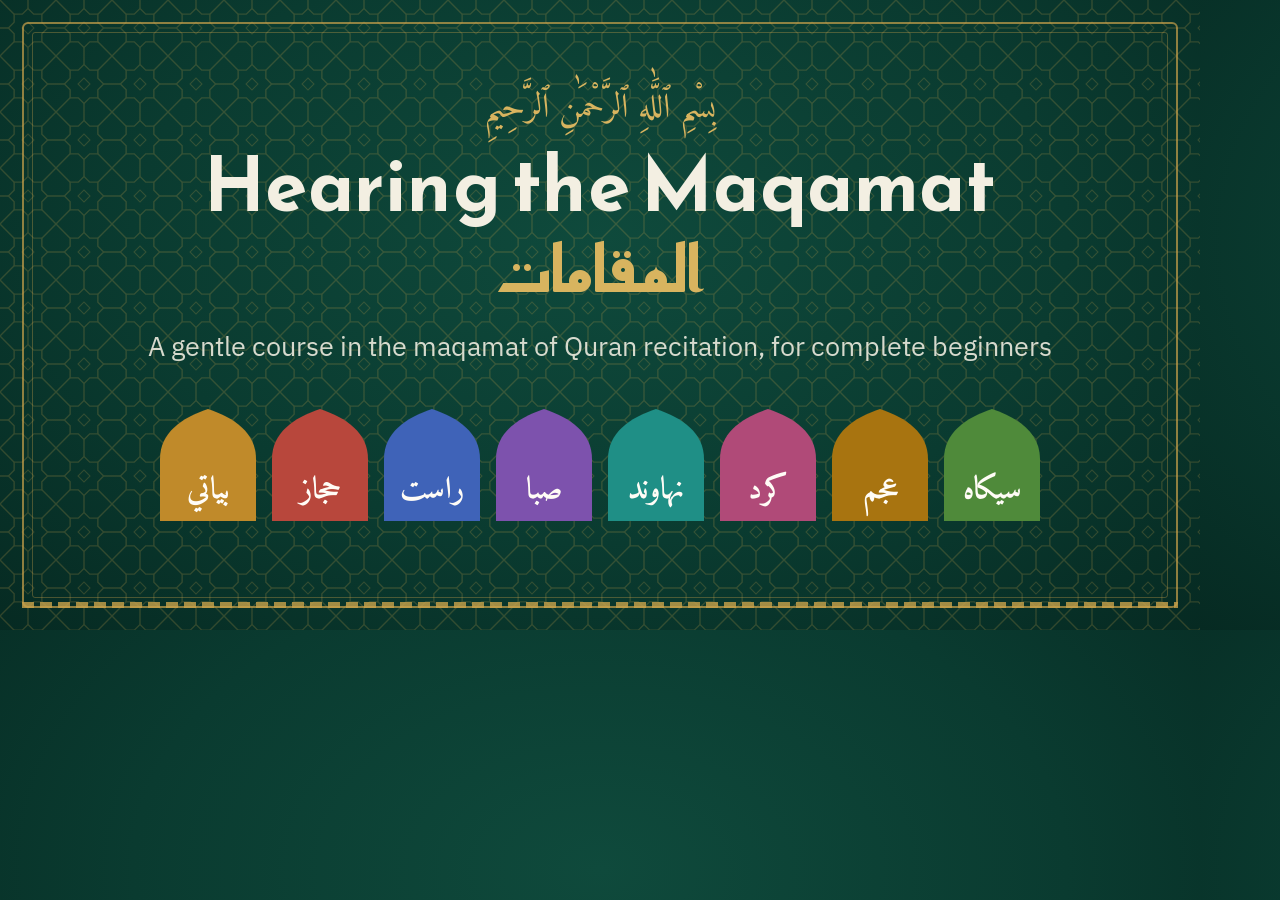
<file: og-source.html>
<!doctype html><html lang="en"><head><meta charset="utf-8">
<!-- Source for og-image.jpg (1200x630 link preview). Render at 1200x630 to regenerate. -->
<link rel="stylesheet" href="fonts/fonts.css">
<style>
html,body{margin:0;width:1200px;height:630px;overflow:hidden}
body{position:relative;background:radial-gradient(ellipse at 50% 38%,#0f4a3c 0%,#0a3b30 55%,#062a22 100%);color:#f3efe2;font-family:"IBM Plex Sans",sans-serif}
svg.tile{position:absolute;inset:0;width:100%;height:100%;opacity:.22;color:#c9a24a}
.frame{position:absolute;inset:22px;border:2px solid rgba(201,162,74,.7);border-radius:6px}
.frame::after{content:"";position:absolute;inset:8px;border:1px solid rgba(201,162,74,.35);border-radius:3px}
.c{position:absolute;inset:0;display:flex;flex-direction:column;align-items:center;text-align:center;padding-top:84px}
.bas{font-family:Amiri;font-size:34px;color:#d8b45f;line-height:1.5;margin-bottom:10px}
.ar{font-family:"Reem Kufi";font-weight:700;font-size:64px;color:#d8b45f;line-height:1.3;margin-top:4px}
h1{font-family:"Reem Kufi";font-weight:700;font-size:76px;margin:0;line-height:1.05;letter-spacing:.5px}
p{font-size:27px;margin:16px 0 0;color:rgba(243,239,226,.88)}
.arches{display:flex;gap:16px;margin-top:46px}
.n{width:96px;height:112px;display:grid;place-items:end center;padding-bottom:15px;box-sizing:border-box;clip-path:path('M0 112V50C0 24 21 9 48 0C75 9 96 24 96 50V112Z')}
.n span{font-family:Amiri;font-weight:700;font-size:31px;color:#fffcf6;line-height:1}
.rule{position:absolute;left:0;right:0;bottom:22px;height:6px;margin:0 22px;background:repeating-linear-gradient(90deg,#c9a24a 0 12px,transparent 12px 18px);opacity:.8}
</style></head><body>
<svg class="tile" aria-hidden="true"><defs><pattern id="k" width="56" height="56" patternUnits="userSpaceOnUse"><g transform="scale(1.4)">
<polygon points="34,20 29.9,24.1 29.9,29.9 24.1,29.9 20,34 15.9,29.9 10.1,29.9 10.1,24.1 6,20 10.1,15.9 10.1,10.1 15.9,10.1 20,6 24.1,10.1 29.9,10.1 29.9,15.9" fill="none" stroke="currentColor" stroke-width="1"/>
<path d="M34 20H40M0 20H6M20 34V40M20 0V6M29.9 29.9L40 40M10.1 10.1L0 0M29.9 10.1L40 0M10.1 29.9L0 40" stroke="currentColor" stroke-width="1" fill="none"/>
<rect x="17" y="17" width="6" height="6" transform="rotate(45 20 20)" fill="none" stroke="currentColor" stroke-width=".8"/></g>
</pattern></defs><rect width="100%" height="100%" fill="url(#k)"/></svg>
<div class="frame"></div>
<div class="c">
<div class="bas" lang="ar" dir="rtl">بِسْمِ ٱللَّٰهِ ٱلرَّحْمَٰنِ ٱلرَّحِيمِ</div>
<h1>Hearing the Maqamat</h1>
<div class="ar" lang="ar" dir="rtl">المقامات</div>
<p>A gentle course in the maqamat of Quran recitation, for complete beginners</p>
<div class="arches">
<div class="n" style="background:#c08a2a"><span lang="ar">بياتي</span></div>
<div class="n" style="background:#b8473c"><span lang="ar">حجاز</span></div>
<div class="n" style="background:#3f63b8"><span lang="ar">راست</span></div>
<div class="n" style="background:#7d52ad"><span lang="ar">صبا</span></div>
<div class="n" style="background:#1f8f86"><span lang="ar">نهاوند</span></div>
<div class="n" style="background:#b04a78"><span lang="ar">كرد</span></div>
<div class="n" style="background:#a87410"><span lang="ar">عجم</span></div>
<div class="n" style="background:#4f8a3a"><span lang="ar">سيكاه</span></div>
</div></div>
<div class="rule"></div>
</body></html>
</file>
<file: fonts/fonts.css>
/* Self-hosted Google Fonts (SIL Open Font License 1.1): Amiri, Reem Kufi, IBM Plex Sans, IBM Plex Sans Arabic.
   Self-hosting keeps visitors' IP addresses away from Google and lets the course work offline. */
@font-face {
  font-family: 'Amiri';
  font-style: normal;
  font-weight: 400;
  font-display: swap;
  src: url(Amiri-400-arabic.woff2) format('woff2');
  unicode-range: U+0600-06FF, U+0750-077F, U+0870-0891, U+0897-08E1, U+08E3-08FF, U+200C-200E, U+2010-2011, U+204F, U+2E41, U+FB50-FDFF, U+FE70-FE74, U+FE76-FEFC, U+102E0-102FB, U+10E60-10E7E, U+10EC2-10EC7, U+10EC9-10EEE, U+10EF0-10EFF, U+1EE00-1EE03, U+1EE05-1EE1F, U+1EE21-1EE22, U+1EE24, U+1EE27, U+1EE29-1EE32, U+1EE34-1EE37, U+1EE39, U+1EE3B, U+1EE42, U+1EE47, U+1EE49, U+1EE4B, U+1EE4D-1EE4F, U+1EE51-1EE52, U+1EE54, U+1EE57, U+1EE59, U+1EE5B, U+1EE5D, U+1EE5F, U+1EE61-1EE62, U+1EE64, U+1EE67-1EE6A, U+1EE6C-1EE72, U+1EE74-1EE77, U+1EE79-1EE7C, U+1EE7E, U+1EE80-1EE89, U+1EE8B-1EE9B, U+1EEA1-1EEA3, U+1EEA5-1EEA9, U+1EEAB-1EEBB, U+1EEF0-1EEF1;
}
@font-face {
  font-family: 'Amiri';
  font-style: normal;
  font-weight: 400;
  font-display: swap;
  src: url(Amiri-400-latin-ext.woff2) format('woff2');
  unicode-range: U+0100-02BA, U+02BD-02C5, U+02C7-02CC, U+02CE-02D7, U+02DD-02FF, U+0304, U+0308, U+0329, U+1D00-1DBF, U+1E00-1E9F, U+1EF2-1EFF, U+2020, U+20A0-20AB, U+20AD-20C4, U+2113, U+2C60-2C7F, U+A720-A7FF;
}
@font-face {
  font-family: 'Amiri';
  font-style: normal;
  font-weight: 400;
  font-display: swap;
  src: url(Amiri-400-latin.woff2) format('woff2');
  unicode-range: U+0000-00FF, U+0131, U+0152-0153, U+02BB-02BC, U+02C6, U+02DA, U+02DC, U+0304, U+0308, U+0329, U+2000-206F, U+20AC, U+2122, U+2191, U+2193, U+2212, U+2215, U+FEFF, U+FFFD;
}
@font-face {
  font-family: 'Amiri';
  font-style: normal;
  font-weight: 700;
  font-display: swap;
  src: url(Amiri-700-arabic.woff2) format('woff2');
  unicode-range: U+0600-06FF, U+0750-077F, U+0870-0891, U+0897-08E1, U+08E3-08FF, U+200C-200E, U+2010-2011, U+204F, U+2E41, U+FB50-FDFF, U+FE70-FE74, U+FE76-FEFC, U+102E0-102FB, U+10E60-10E7E, U+10EC2-10EC7, U+10EC9-10EEE, U+10EF0-10EFF, U+1EE00-1EE03, U+1EE05-1EE1F, U+1EE21-1EE22, U+1EE24, U+1EE27, U+1EE29-1EE32, U+1EE34-1EE37, U+1EE39, U+1EE3B, U+1EE42, U+1EE47, U+1EE49, U+1EE4B, U+1EE4D-1EE4F, U+1EE51-1EE52, U+1EE54, U+1EE57, U+1EE59, U+1EE5B, U+1EE5D, U+1EE5F, U+1EE61-1EE62, U+1EE64, U+1EE67-1EE6A, U+1EE6C-1EE72, U+1EE74-1EE77, U+1EE79-1EE7C, U+1EE7E, U+1EE80-1EE89, U+1EE8B-1EE9B, U+1EEA1-1EEA3, U+1EEA5-1EEA9, U+1EEAB-1EEBB, U+1EEF0-1EEF1;
}
@font-face {
  font-family: 'Amiri';
  font-style: normal;
  font-weight: 700;
  font-display: swap;
  src: url(Amiri-700-latin-ext.woff2) format('woff2');
  unicode-range: U+0100-02BA, U+02BD-02C5, U+02C7-02CC, U+02CE-02D7, U+02DD-02FF, U+0304, U+0308, U+0329, U+1D00-1DBF, U+1E00-1E9F, U+1EF2-1EFF, U+2020, U+20A0-20AB, U+20AD-20C4, U+2113, U+2C60-2C7F, U+A720-A7FF;
}
@font-face {
  font-family: 'Amiri';
  font-style: normal;
  font-weight: 700;
  font-display: swap;
  src: url(Amiri-700-latin.woff2) format('woff2');
  unicode-range: U+0000-00FF, U+0131, U+0152-0153, U+02BB-02BC, U+02C6, U+02DA, U+02DC, U+0304, U+0308, U+0329, U+2000-206F, U+20AC, U+2122, U+2191, U+2193, U+2212, U+2215, U+FEFF, U+FFFD;
}
@font-face {
  font-family: 'IBM Plex Sans';
  font-style: normal;
  font-weight: 400;
  font-stretch: 100%;
  font-display: swap;
  src: url(IBMPlexSans-400-latin-ext.woff2) format('woff2');
  unicode-range: U+0100-02BA, U+02BD-02C5, U+02C7-02CC, U+02CE-02D7, U+02DD-02FF, U+0304, U+0308, U+0329, U+1D00-1DBF, U+1E00-1E9F, U+1EF2-1EFF, U+2020, U+20A0-20AB, U+20AD-20C4, U+2113, U+2C60-2C7F, U+A720-A7FF;
}
@font-face {
  font-family: 'IBM Plex Sans';
  font-style: normal;
  font-weight: 400;
  font-stretch: 100%;
  font-display: swap;
  src: url(IBMPlexSans-400-latin.woff2) format('woff2');
  unicode-range: U+0000-00FF, U+0131, U+0152-0153, U+02BB-02BC, U+02C6, U+02DA, U+02DC, U+0304, U+0308, U+0329, U+2000-206F, U+20AC, U+2122, U+2191, U+2193, U+2212, U+2215, U+FEFF, U+FFFD;
}
@font-face {
  font-family: 'IBM Plex Sans';
  font-style: normal;
  font-weight: 500;
  font-stretch: 100%;
  font-display: swap;
  src: url(IBMPlexSans-500-latin-ext.woff2) format('woff2');
  unicode-range: U+0100-02BA, U+02BD-02C5, U+02C7-02CC, U+02CE-02D7, U+02DD-02FF, U+0304, U+0308, U+0329, U+1D00-1DBF, U+1E00-1E9F, U+1EF2-1EFF, U+2020, U+20A0-20AB, U+20AD-20C4, U+2113, U+2C60-2C7F, U+A720-A7FF;
}
@font-face {
  font-family: 'IBM Plex Sans';
  font-style: normal;
  font-weight: 500;
  font-stretch: 100%;
  font-display: swap;
  src: url(IBMPlexSans-500-latin.woff2) format('woff2');
  unicode-range: U+0000-00FF, U+0131, U+0152-0153, U+02BB-02BC, U+02C6, U+02DA, U+02DC, U+0304, U+0308, U+0329, U+2000-206F, U+20AC, U+2122, U+2191, U+2193, U+2212, U+2215, U+FEFF, U+FFFD;
}
@font-face {
  font-family: 'IBM Plex Sans';
  font-style: normal;
  font-weight: 600;
  font-stretch: 100%;
  font-display: swap;
  src: url(IBMPlexSans-600-latin-ext.woff2) format('woff2');
  unicode-range: U+0100-02BA, U+02BD-02C5, U+02C7-02CC, U+02CE-02D7, U+02DD-02FF, U+0304, U+0308, U+0329, U+1D00-1DBF, U+1E00-1E9F, U+1EF2-1EFF, U+2020, U+20A0-20AB, U+20AD-20C4, U+2113, U+2C60-2C7F, U+A720-A7FF;
}
@font-face {
  font-family: 'IBM Plex Sans';
  font-style: normal;
  font-weight: 600;
  font-stretch: 100%;
  font-display: swap;
  src: url(IBMPlexSans-600-latin.woff2) format('woff2');
  unicode-range: U+0000-00FF, U+0131, U+0152-0153, U+02BB-02BC, U+02C6, U+02DA, U+02DC, U+0304, U+0308, U+0329, U+2000-206F, U+20AC, U+2122, U+2191, U+2193, U+2212, U+2215, U+FEFF, U+FFFD;
}
@font-face {
  font-family: 'IBM Plex Sans Arabic';
  font-style: normal;
  font-weight: 400;
  font-display: swap;
  src: url(IBMPlexSansArabic-400-arabic.woff2) format('woff2');
  unicode-range: U+0600-06FF, U+0750-077F, U+0870-0891, U+0897-08E1, U+08E3-08FF, U+200C-200E, U+2010-2011, U+204F, U+2E41, U+FB50-FDFF, U+FE70-FE74, U+FE76-FEFC, U+102E0-102FB, U+10E60-10E7E, U+10EC2-10EC7, U+10EC9-10EEE, U+10EF0-10EFF, U+1EE00-1EE03, U+1EE05-1EE1F, U+1EE21-1EE22, U+1EE24, U+1EE27, U+1EE29-1EE32, U+1EE34-1EE37, U+1EE39, U+1EE3B, U+1EE42, U+1EE47, U+1EE49, U+1EE4B, U+1EE4D-1EE4F, U+1EE51-1EE52, U+1EE54, U+1EE57, U+1EE59, U+1EE5B, U+1EE5D, U+1EE5F, U+1EE61-1EE62, U+1EE64, U+1EE67-1EE6A, U+1EE6C-1EE72, U+1EE74-1EE77, U+1EE79-1EE7C, U+1EE7E, U+1EE80-1EE89, U+1EE8B-1EE9B, U+1EEA1-1EEA3, U+1EEA5-1EEA9, U+1EEAB-1EEBB, U+1EEF0-1EEF1;
}
@font-face {
  font-family: 'IBM Plex Sans Arabic';
  font-style: normal;
  font-weight: 400;
  font-display: swap;
  src: url(IBMPlexSansArabic-400-latin-ext.woff2) format('woff2');
  unicode-range: U+0100-02BA, U+02BD-02C5, U+02C7-02CC, U+02CE-02D7, U+02DD-02FF, U+0304, U+0308, U+0329, U+1D00-1DBF, U+1E00-1E9F, U+1EF2-1EFF, U+2020, U+20A0-20AB, U+20AD-20C4, U+2113, U+2C60-2C7F, U+A720-A7FF;
}
@font-face {
  font-family: 'IBM Plex Sans Arabic';
  font-style: normal;
  font-weight: 400;
  font-display: swap;
  src: url(IBMPlexSansArabic-400-latin.woff2) format('woff2');
  unicode-range: U+0000-00FF, U+0131, U+0152-0153, U+02BB-02BC, U+02C6, U+02DA, U+02DC, U+0304, U+0308, U+0329, U+2000-206F, U+20AC, U+2122, U+2191, U+2193, U+2212, U+2215, U+FEFF, U+FFFD;
}
@font-face {
  font-family: 'IBM Plex Sans Arabic';
  font-style: normal;
  font-weight: 600;
  font-display: swap;
  src: url(IBMPlexSansArabic-600-arabic.woff2) format('woff2');
  unicode-range: U+0600-06FF, U+0750-077F, U+0870-0891, U+0897-08E1, U+08E3-08FF, U+200C-200E, U+2010-2011, U+204F, U+2E41, U+FB50-FDFF, U+FE70-FE74, U+FE76-FEFC, U+102E0-102FB, U+10E60-10E7E, U+10EC2-10EC7, U+10EC9-10EEE, U+10EF0-10EFF, U+1EE00-1EE03, U+1EE05-1EE1F, U+1EE21-1EE22, U+1EE24, U+1EE27, U+1EE29-1EE32, U+1EE34-1EE37, U+1EE39, U+1EE3B, U+1EE42, U+1EE47, U+1EE49, U+1EE4B, U+1EE4D-1EE4F, U+1EE51-1EE52, U+1EE54, U+1EE57, U+1EE59, U+1EE5B, U+1EE5D, U+1EE5F, U+1EE61-1EE62, U+1EE64, U+1EE67-1EE6A, U+1EE6C-1EE72, U+1EE74-1EE77, U+1EE79-1EE7C, U+1EE7E, U+1EE80-1EE89, U+1EE8B-1EE9B, U+1EEA1-1EEA3, U+1EEA5-1EEA9, U+1EEAB-1EEBB, U+1EEF0-1EEF1;
}
@font-face {
  font-family: 'IBM Plex Sans Arabic';
  font-style: normal;
  font-weight: 600;
  font-display: swap;
  src: url(IBMPlexSansArabic-600-latin-ext.woff2) format('woff2');
  unicode-range: U+0100-02BA, U+02BD-02C5, U+02C7-02CC, U+02CE-02D7, U+02DD-02FF, U+0304, U+0308, U+0329, U+1D00-1DBF, U+1E00-1E9F, U+1EF2-1EFF, U+2020, U+20A0-20AB, U+20AD-20C4, U+2113, U+2C60-2C7F, U+A720-A7FF;
}
@font-face {
  font-family: 'IBM Plex Sans Arabic';
  font-style: normal;
  font-weight: 600;
  font-display: swap;
  src: url(IBMPlexSansArabic-600-latin.woff2) format('woff2');
  unicode-range: U+0000-00FF, U+0131, U+0152-0153, U+02BB-02BC, U+02C6, U+02DA, U+02DC, U+0304, U+0308, U+0329, U+2000-206F, U+20AC, U+2122, U+2191, U+2193, U+2212, U+2215, U+FEFF, U+FFFD;
}
@font-face {
  font-family: 'Reem Kufi';
  font-style: normal;
  font-weight: 500;
  font-display: swap;
  src: url(ReemKufi-500-arabic.woff2) format('woff2');
  unicode-range: U+0600-06FF, U+0750-077F, U+0870-0891, U+0897-08E1, U+08E3-08FF, U+200C-200E, U+2010-2011, U+204F, U+2E41, U+FB50-FDFF, U+FE70-FE74, U+FE76-FEFC, U+102E0-102FB, U+10E60-10E7E, U+10EC2-10EC7, U+10EC9-10EEE, U+10EF0-10EFF, U+1EE00-1EE03, U+1EE05-1EE1F, U+1EE21-1EE22, U+1EE24, U+1EE27, U+1EE29-1EE32, U+1EE34-1EE37, U+1EE39, U+1EE3B, U+1EE42, U+1EE47, U+1EE49, U+1EE4B, U+1EE4D-1EE4F, U+1EE51-1EE52, U+1EE54, U+1EE57, U+1EE59, U+1EE5B, U+1EE5D, U+1EE5F, U+1EE61-1EE62, U+1EE64, U+1EE67-1EE6A, U+1EE6C-1EE72, U+1EE74-1EE77, U+1EE79-1EE7C, U+1EE7E, U+1EE80-1EE89, U+1EE8B-1EE9B, U+1EEA1-1EEA3, U+1EEA5-1EEA9, U+1EEAB-1EEBB, U+1EEF0-1EEF1;
}
@font-face {
  font-family: 'Reem Kufi';
  font-style: normal;
  font-weight: 500;
  font-display: swap;
  src: url(ReemKufi-500-latin-ext.woff2) format('woff2');
  unicode-range: U+0100-02BA, U+02BD-02C5, U+02C7-02CC, U+02CE-02D7, U+02DD-02FF, U+0304, U+0308, U+0329, U+1D00-1DBF, U+1E00-1E9F, U+1EF2-1EFF, U+2020, U+20A0-20AB, U+20AD-20C4, U+2113, U+2C60-2C7F, U+A720-A7FF;
}
@font-face {
  font-family: 'Reem Kufi';
  font-style: normal;
  font-weight: 500;
  font-display: swap;
  src: url(ReemKufi-500-latin.woff2) format('woff2');
  unicode-range: U+0000-00FF, U+0131, U+0152-0153, U+02BB-02BC, U+02C6, U+02DA, U+02DC, U+0304, U+0308, U+0329, U+2000-206F, U+20AC, U+2122, U+2191, U+2193, U+2212, U+2215, U+FEFF, U+FFFD;
}
@font-face {
  font-family: 'Reem Kufi';
  font-style: normal;
  font-weight: 700;
  font-display: swap;
  src: url(ReemKufi-700-arabic.woff2) format('woff2');
  unicode-range: U+0600-06FF, U+0750-077F, U+0870-0891, U+0897-08E1, U+08E3-08FF, U+200C-200E, U+2010-2011, U+204F, U+2E41, U+FB50-FDFF, U+FE70-FE74, U+FE76-FEFC, U+102E0-102FB, U+10E60-10E7E, U+10EC2-10EC7, U+10EC9-10EEE, U+10EF0-10EFF, U+1EE00-1EE03, U+1EE05-1EE1F, U+1EE21-1EE22, U+1EE24, U+1EE27, U+1EE29-1EE32, U+1EE34-1EE37, U+1EE39, U+1EE3B, U+1EE42, U+1EE47, U+1EE49, U+1EE4B, U+1EE4D-1EE4F, U+1EE51-1EE52, U+1EE54, U+1EE57, U+1EE59, U+1EE5B, U+1EE5D, U+1EE5F, U+1EE61-1EE62, U+1EE64, U+1EE67-1EE6A, U+1EE6C-1EE72, U+1EE74-1EE77, U+1EE79-1EE7C, U+1EE7E, U+1EE80-1EE89, U+1EE8B-1EE9B, U+1EEA1-1EEA3, U+1EEA5-1EEA9, U+1EEAB-1EEBB, U+1EEF0-1EEF1;
}
@font-face {
  font-family: 'Reem Kufi';
  font-style: normal;
  font-weight: 700;
  font-display: swap;
  src: url(ReemKufi-700-latin-ext.woff2) format('woff2');
  unicode-range: U+0100-02BA, U+02BD-02C5, U+02C7-02CC, U+02CE-02D7, U+02DD-02FF, U+0304, U+0308, U+0329, U+1D00-1DBF, U+1E00-1E9F, U+1EF2-1EFF, U+2020, U+20A0-20AB, U+20AD-20C4, U+2113, U+2C60-2C7F, U+A720-A7FF;
}
@font-face {
  font-family: 'Reem Kufi';
  font-style: normal;
  font-weight: 700;
  font-display: swap;
  src: url(ReemKufi-700-latin.woff2) format('woff2');
  unicode-range: U+0000-00FF, U+0131, U+0152-0153, U+02BB-02BC, U+02C6, U+02DA, U+02DC, U+0304, U+0308, U+0329, U+2000-206F, U+20AC, U+2122, U+2191, U+2193, U+2212, U+2215, U+FEFF, U+FFFD;
}
</file>
